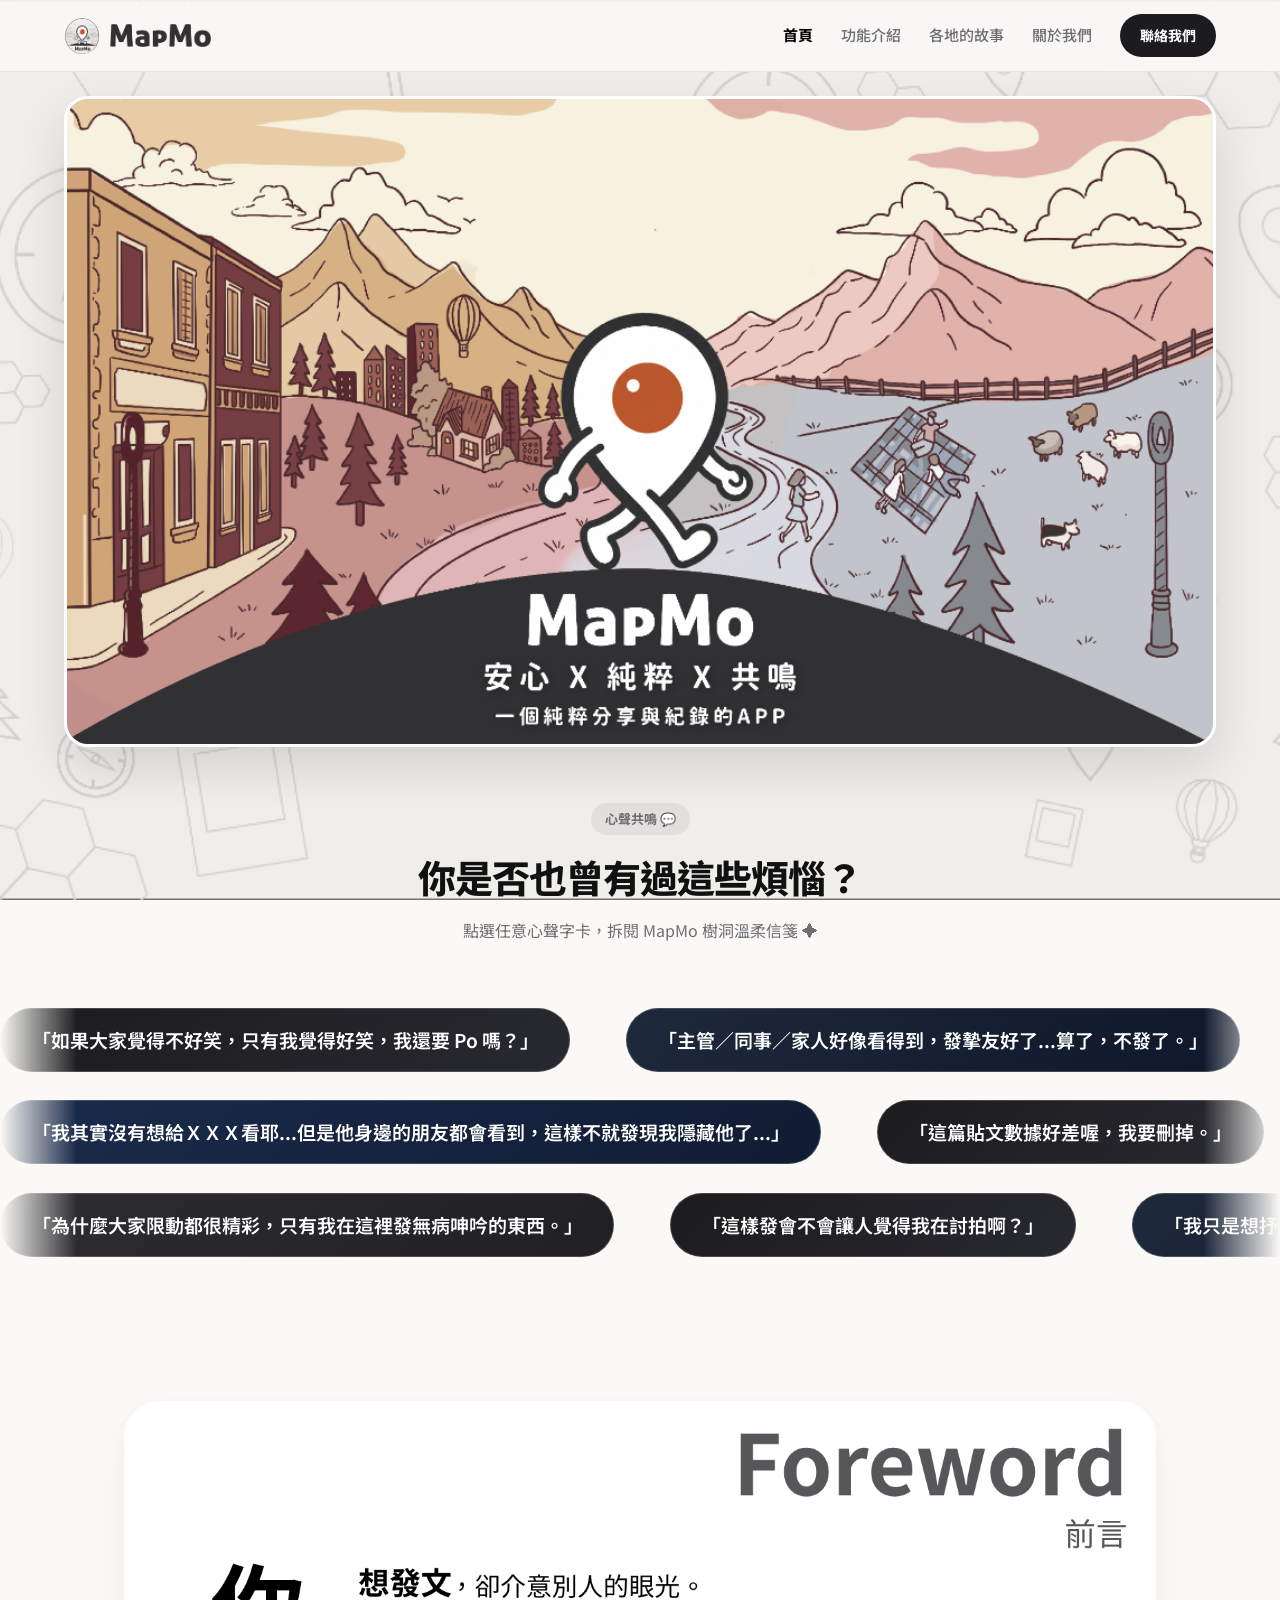
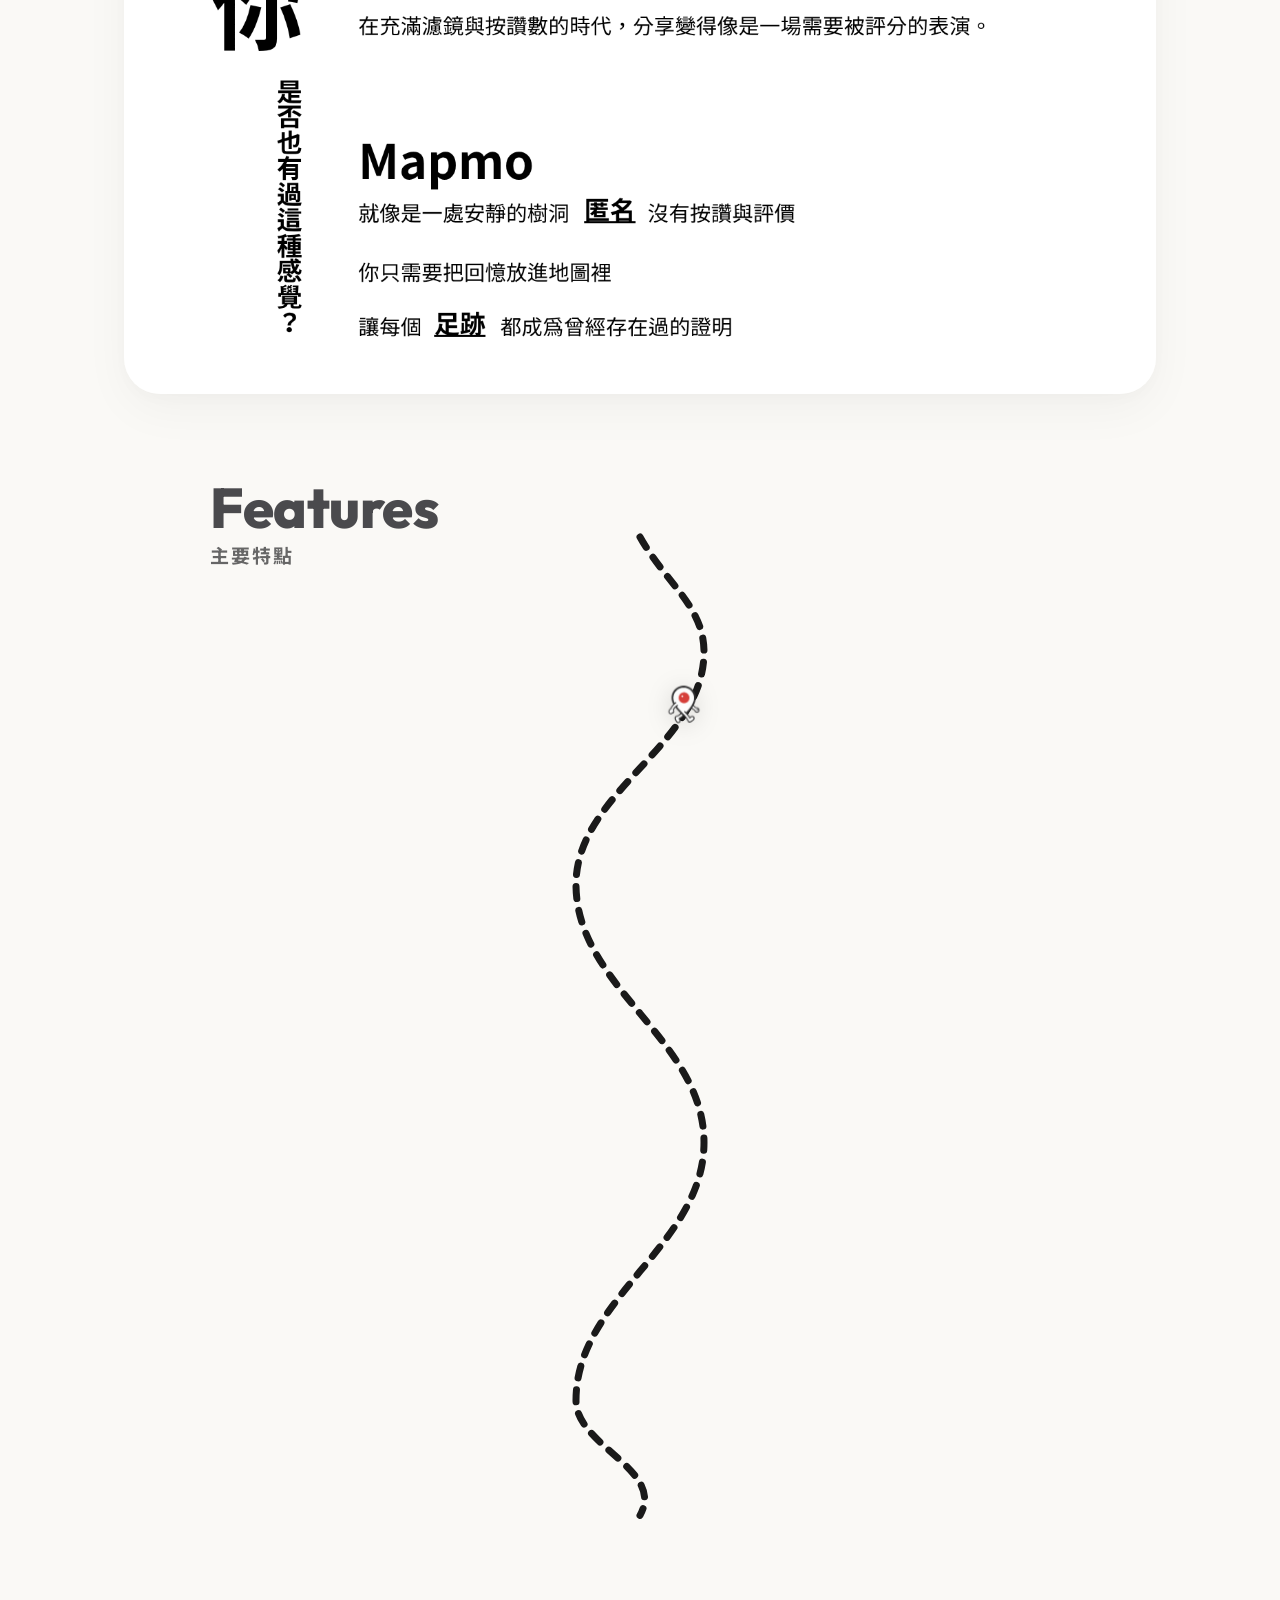
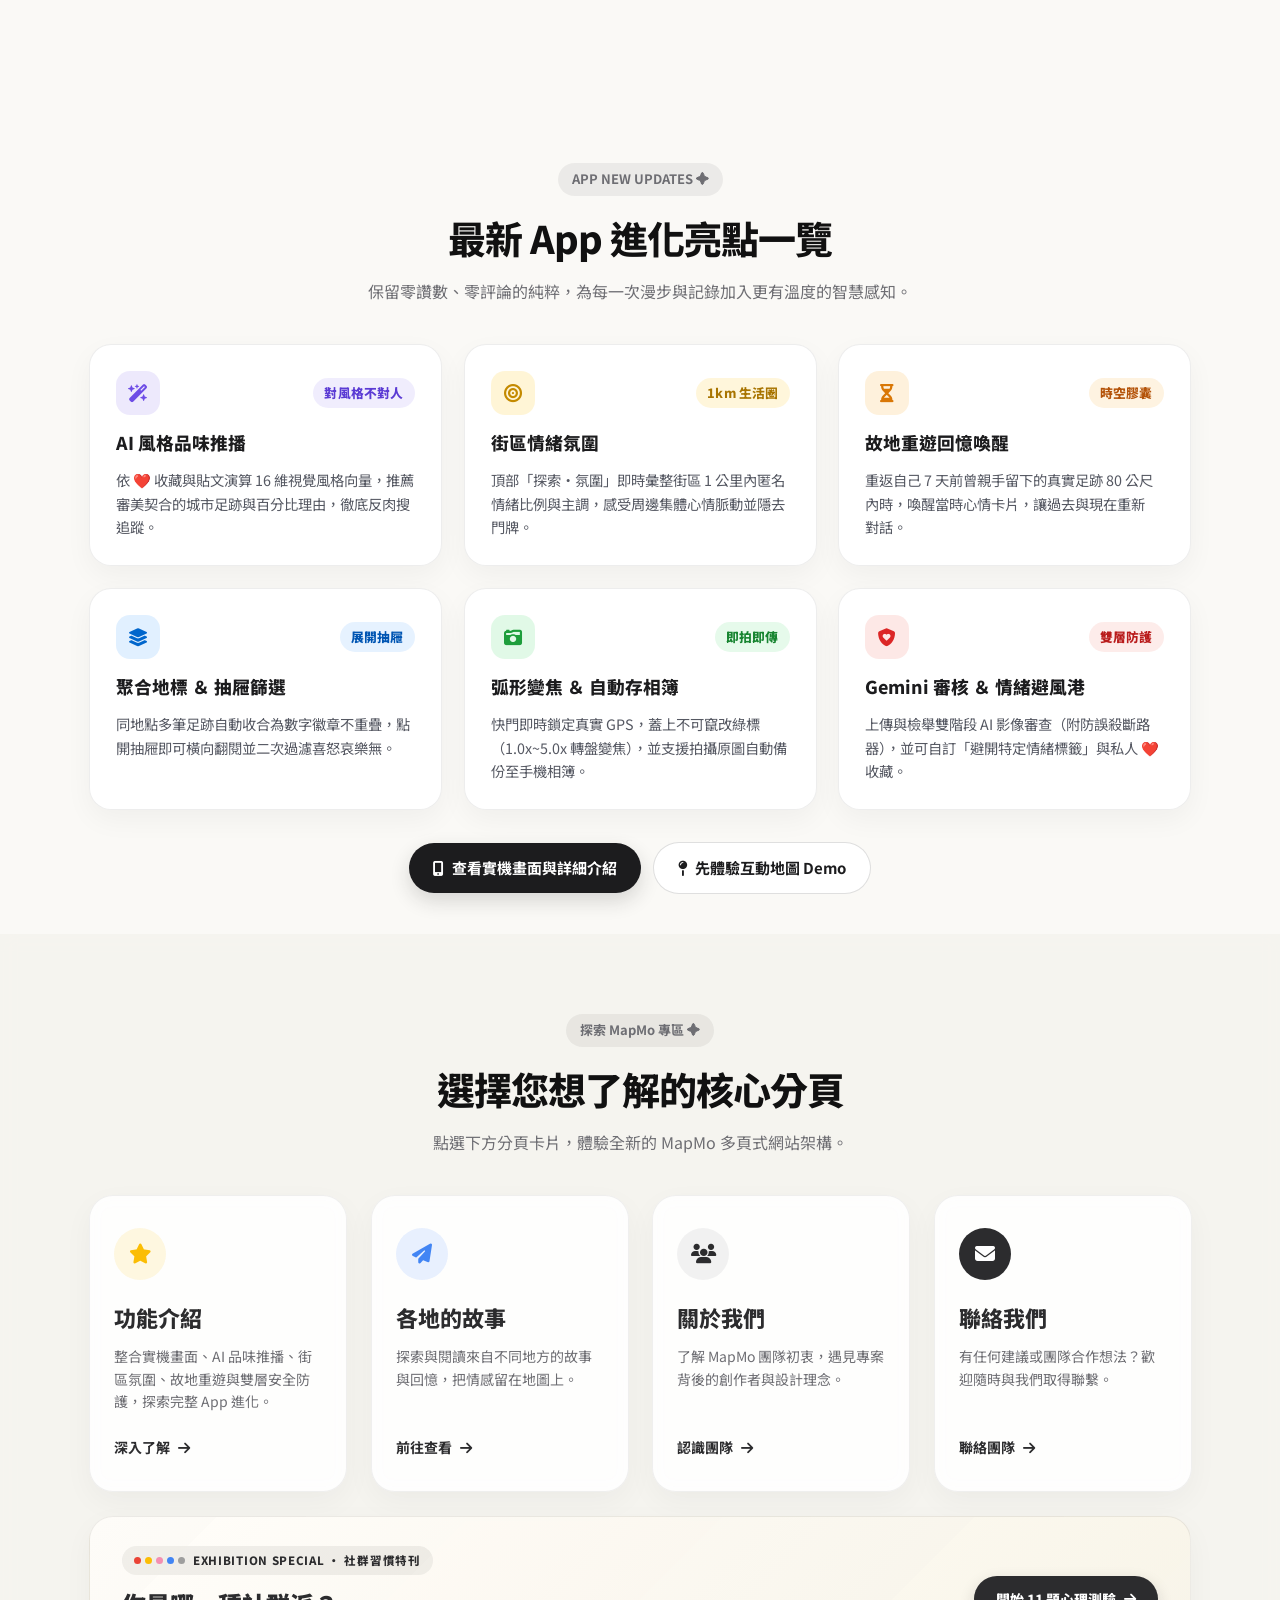
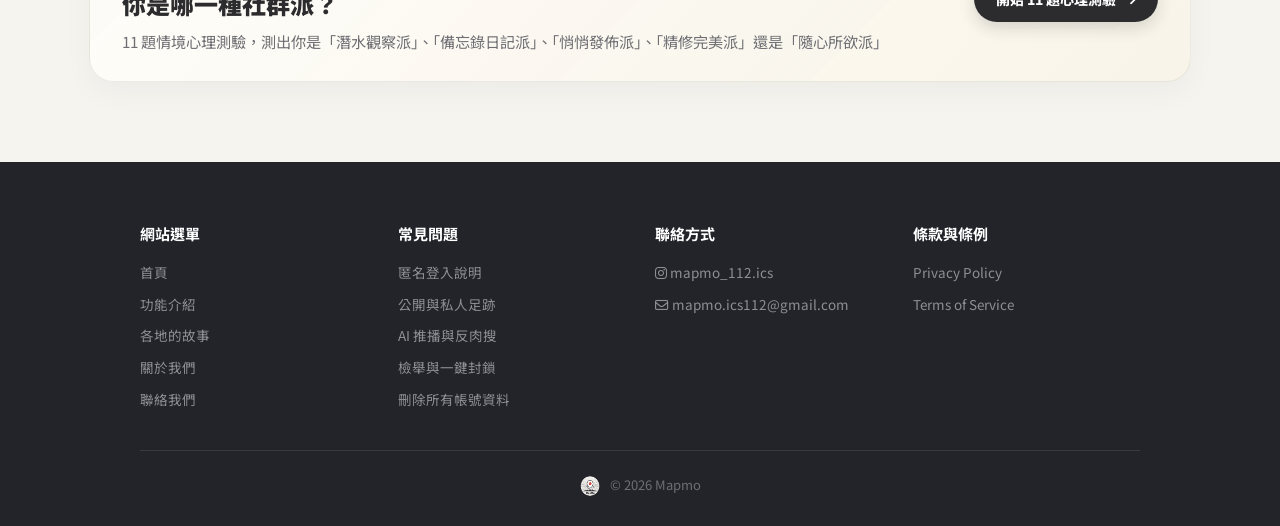
<file: index.html>
<!DOCTYPE html>
<html lang="zh-TW">

<head>
    <meta charset="UTF-8">
    <meta name="viewport" content="width=device-width, initial-scale=1.0, viewport-fit=cover">
    <meta name="text-scale" content="scale">
    <meta http-equiv="Cache-Control" content="no-cache, no-store, must-revalidate">
    <meta http-equiv="Pragma" content="no-cache">
    <meta http-equiv="Expires" content="0">
    <title>MapMo - 首頁 | 全匿名地理情緒樹洞</title>
    <link rel="icon" type="image/png" href="assets/icon.png">

    <!-- Google Fonts -->
    <link rel="preconnect" href="https://fonts.googleapis.com">
    <link rel="preconnect" href="https://fonts.gstatic.com" crossorigin>
    <link
        href="https://fonts.googleapis.com/css2?family=Noto+Sans+TC:wght@300;400;500;700;900&family=Outfit:wght@400;600;800;900&display=swap"
        rel="stylesheet">

    <!-- FontAwesome Icons -->
    <link rel="stylesheet" href="assets/vendor/fontawesome/css/all.min.css">

    <!-- Swiper 3D Coverflow CSS -->
    <link rel="stylesheet" href="assets/vendor/swiper/swiper-bundle.min.css" />

    <!-- Custom CSS -->
    <link rel="stylesheet" href="style.css?v=20261125_hb1">
</head>

<body class="home-page">

    <!-- 1. 吸頂導覽列 (Navbar) -->
    <nav class="navbar" id="navbar">
        <div class="nav-container">
            <a href="index.html" class="logo-box">
                <div class="logo-avatar">
                    <img src="assets/icon.png" alt="MapMo Logo" class="logo-img">
                </div>
                <img src="assets/logo-text.png" alt="MapMo" class="logo-text-img">
            </a>

            <div class="nav-links" id="navLinks">
                <a href="index.html" class="nav-link active">首頁</a>
                <a href="features.html" class="nav-link">功能介紹</a>
                <a href="post.html" class="nav-link">各地的故事</a>
                <a href="about.html" class="nav-link">關於我們</a>
                <a href="contact.html" class="nav-btn-highlight">聯絡我們</a>
            </div>

            <button type="button" class="mobile-menu-toggle" id="menuToggle" aria-label="選單" aria-expanded="false" aria-controls="navLinks">
                <i class="fas fa-bars" aria-hidden="true"></i>
            </button>
        </div>
    </nav>

    <!-- 2. 首頁 Hero 區塊 -->
    <section class="hero-section">
        <div class="hero-full-container fade-in">
            <img src="assets/hero-illustration.png" alt="MapMo 首頁滿版主視覺插畫" width="1024" height="576" fetchpriority="high" decoding="async" class="hero-full-img">
        </div>
    </section>

    <!-- 3. 語錄三行無限跑馬燈區塊 (3-Row Infinite Marquee Section - 全部 20 條心聲語錄) -->
    <section class="scattered-quotes-section marquee-quotes-section page-body-padding">
        <div class="section-container full-bleed">
            <div class="section-header center">
                <span class="section-tag">心聲共鳴 💬</span>
                <h2 class="section-title heading-chunked"><span class="heading-chunk">你是否也曾有過</span><span class="heading-chunk">這些煩惱？</span></h2>
                <p class="section-subtitle">點選任意心聲字卡，拆閱 MapMo 樹洞溫柔信箋 ✦</p>
            </div>

            <!-- 三行無限輪播跑馬燈容器 -->
            <div class="marquee-rows-container">
                
                <!-- Row 1: 向左滾動 (Left Scroll) -->
                <div class="marquee-row marquee-row-1">
                    <div class="marquee-track scroll-left">
                        <!-- 第一組語錄 -->
                        <div class="quote-chip dark-navy"><p>「如果大家覺得不好笑，只有我覺得好笑，我還要 Po 嗎？」</p></div>
                        <div class="quote-chip blue-dark"><p>「主管／同事／家人好像看得到，發摯友好了...算了，不發了。」</p></div>
                        <div class="quote-chip dark-gray"><p>「他們是不是看到我的限時動態，在討論我啊？」</p></div>
                        <div class="quote-chip dark-blue"><p>「好麻煩喔...」</p></div>
                        <div class="quote-chip dark-navy"><p>「這句話會不會太情緒勒索？我換個委婉一點的說法好了……算了，不發了。」</p></div>
                        <div class="quote-chip blue-dark"><p>「我這樣發是不是會被說跟風啊？」</p></div>
                        <div class="quote-chip dark-gray"><p>「都過十分鐘了，怎麼連一個愛心都沒有？」</p></div>
                        <!-- 複製第二組 (實現無縫首尾接續) -->
                        <div class="quote-chip dark-navy"><p>「如果大家覺得不好笑，只有我覺得好笑，我還要 Po 嗎？」</p></div>
                        <div class="quote-chip blue-dark"><p>「主管／同事／家人好像看得到，發摯友好了...算了，不發了。」</p></div>
                        <div class="quote-chip dark-gray"><p>「他們是不是看到我的限時動態，在討論我啊？」</p></div>
                        <div class="quote-chip dark-blue"><p>「好麻煩喔...」</p></div>
                        <div class="quote-chip dark-navy"><p>「這句話會不會太情緒勒索？我換個委婉一點的說法好了……算了，不發了。」</p></div>
                        <div class="quote-chip blue-dark"><p>「我這樣發是不是會被說跟風啊？」</p></div>
                        <div class="quote-chip dark-gray"><p>「都過十分鐘了，怎麼連一個愛心都沒有？」</p></div>
                    </div>
                </div>

                <!-- Row 2: 向左滾動 (統一向左方向 + 柔和慢速) -->
                <div class="marquee-row marquee-row-2">
                    <div class="marquee-track scroll-left-slow">
                        <!-- 第一組語錄 -->
                        <div class="quote-chip dark-blue"><p>「我其實沒有想給ＸＸＸ看耶...但是他身邊的朋友都會看到，這樣不就發現我隱藏他了...」</p></div>
                        <div class="quote-chip dark-navy"><p>「這篇貼文數據好差喔，我要刪掉。」</p></div>
                        <div class="quote-chip blue-dark"><p>「如果沒人按讚怎麼辦？ 💬」</p></div>
                        <div class="quote-chip dark-gray"><p>「那個人看過了嗎？……看完了，但他沒按愛心，是不是覺得我很無聊？」</p></div>
                        <div class="quote-chip dark-navy"><p>「我這樣寫是不是容易被罵啊？」</p></div>
                        <div class="quote-chip blue-dark"><p>「發這個會不會被覺得在炫耀啊？」</p></div>
                        <div class="quote-chip dark-blue"><p>「好煩喔，到底要選哪一首音樂...」</p></div>
                        <!-- 複製第二組 -->
                        <div class="quote-chip dark-blue"><p>「我其實沒有想給ＸＸＸ看耶...但是他身邊的朋友都會看到，這樣不就發現我隱藏他了...」</p></div>
                        <div class="quote-chip dark-navy"><p>「這篇貼文數據好差喔，我要刪掉。」</p></div>
                        <div class="quote-chip blue-dark"><p>「如果沒人按讚怎麼辦？ 💬」</p></div>
                        <div class="quote-chip dark-gray"><p>「那個人看過了嗎？……看完了，但他沒按愛心，是不是覺得我很無聊？」</p></div>
                        <div class="quote-chip dark-navy"><p>「我這樣寫是不是容易被罵啊？」</p></div>
                        <div class="quote-chip blue-dark"><p>「發這個會不會被覺得在炫耀啊？」</p></div>
                        <div class="quote-chip dark-blue"><p>「好煩喔，到底要選哪一首音樂...」</p></div>
                    </div>
                </div>

                <!-- Row 3: 向左滾動 (Left Scroll) -->
                <div class="marquee-row marquee-row-3">
                    <div class="marquee-track scroll-left-fast">
                        <!-- 第一組語錄 -->
                        <div class="quote-chip dark-gray"><p>「為什麼大家限動都很精彩，只有我在這裡發無病呻吟的東西。」</p></div>
                        <div class="quote-chip dark-navy"><p>「這樣發會不會讓人覺得我在討拍啊？」</p></div>
                        <div class="quote-chip blue-dark"><p>「我只是想抒發，到時候又一堆人來問，好煩喔，不想回。」</p></div>
                        <div class="quote-chip dark-blue"><p>「我文案這樣寫會不會很裝啊？」</p></div>
                        <div class="quote-chip dark-navy"><p>「我為什麼每次半夜腦波弱都要發這種東西？明天早上一定後悔死。」</p></div>
                        <div class="quote-chip blue-dark"><p>「喔！有人問我『還好嗎？』，但是我只是想抒發而已，早知道就不發了。」</p></div>
                        <!-- 複製第二組 -->
                        <div class="quote-chip dark-gray"><p>「為什麼大家限動都很精彩，只有我在這裡發無病呻吟的東西。」</p></div>
                        <div class="quote-chip dark-navy"><p>「這樣發會不會讓人覺得我在討拍啊？」</p></div>
                        <div class="quote-chip blue-dark"><p>「我只是想抒發，到時候又一堆人來問，好煩喔，不想回。」</p></div>
                        <div class="quote-chip dark-blue"><p>「我文案這樣寫會不會很裝啊？」</p></div>
                        <div class="quote-chip dark-navy"><p>「我為什麼每次半夜腦波弱都要發這種東西？明天早上一定後悔死。」</p></div>
                        <div class="quote-chip blue-dark"><p>「喔！有人問我『還好嗎？』，但是我只是想抒發而已，早知道就不發了。」</p></div>
                    </div>
                </div>

            </div>
        </div>
    </section>

    <!-- 樹洞來信・晨霧手繪信箋浮層 (Option 3: Ambient Rice-Paper Letter Modal) -->
    <div class="letter-modal-overlay" id="letterModalOverlay" aria-hidden="true">
        <div class="letter-modal-backdrop" id="letterModalBackdrop"></div>
        <div class="letter-card" id="letterCard" role="dialog" aria-modal="true" aria-labelledby="letterQuoteText">
            <button class="letter-close-btn" id="letterCloseBtn" type="button" aria-label="收起信箋">
                <i class="fas fa-times"></i>
            </button>
            <div class="letter-header">
                <div class="letter-tag-group">
                    <span class="letter-stamp-badge"><i class="fas fa-stamp"></i> 樹洞信箋</span>
                    <span class="letter-tag" id="letterTag">#社群眼光</span>
                </div>
                <span class="letter-meta">MapMo 心聲共鳴 ✦ 全匿名</span>
            </div>
            <div class="letter-body">
                <div class="letter-quote-box">
                    <span class="letter-quote-mark">“</span>
                    <blockquote class="letter-quote-text" id="letterQuoteText">
                        「如果大家覺得不好笑，只有我覺得好笑，我還要 Po 嗎？」
                    </blockquote>
                </div>
                <div class="letter-divider"></div>
                <div class="letter-response-box">
                    <div class="letter-responder">
                        <img src="assets/post-icon-red.png" alt="MapMo Mascot" width="240" height="240" loading="lazy" fetchpriority="low" decoding="async" class="letter-responder-avatar">
                        <div class="letter-responder-info">
                            <span class="letter-responder-name">MapMo 樹洞傾聽</span>
                            <span class="letter-responder-sub">全匿名・無讚無評・安放情緒</span>
                        </div>
                    </div>
                    <p class="letter-response-text" id="letterResponseText">
                        在 MapMo，幽默不需要經過任何人的審查。只要能逗樂你自己，那就是最珍貴的瞬間。
                    </p>
                </div>
            </div>
            <div class="letter-footer">
                <button class="letter-dismiss-btn" id="letterDismissBtn" type="button">
                    <span>輕觸收起並繼續流動</span> <i class="fas fa-arrow-right"></i>
                </button>
            </div>
        </div>
    </div>


    <!-- 4. 前言與主要特點卡片區塊 (Foreword & Features Section) -->
    <section class="editorial-full-section">
        <div class="editorial-container">
            
            <!-- ── Card 1: Foreword 前言 (桌機保留原圖，手機改為高可讀排版卡) ── -->
            <div class="foreword-user-card">
                <img src="assets/foreword-user-image.png" alt="MapMo 前言" class="foreword-user-img">
                <div class="foreword-mobile-editorial" aria-label="MapMo 前言">
                    <div class="foreword-mob-header">
                        <span class="foreword-mob-eyebrow">Foreword</span>
                        <span class="foreword-mob-zh">前言</span>
                    </div>
                    <h3 class="foreword-mob-hook">你是否也有過這種感覺？</h3>
                    <p class="foreword-mob-copy">想發文，卻介意別人的眼光。<br>在充滿濾鏡與按讚數的時代，分享變得像是一場需要被評分的表演。</p>
                    <div class="foreword-mob-divider"></div>
                    <p class="foreword-mob-brand"><strong>MapMo</strong> 就像是一處安靜的樹洞</p>
                    <div class="foreword-mob-pills">
                        <span class="foreword-mob-pill">匿名</span>
                        <span class="foreword-mob-pill">沒有按讚與評價</span>
                    </div>
                    <p class="foreword-mob-closing">你只需要把回憶放進地圖裡<br>讓每個 <strong>足跡</strong> 都成為曾經存在過的證明</p>
                </div>
            </div>

            <!-- ── Card 2: Features 主要特點 (去白底純淨版 + 虛線與動態卡片) ── -->
            <div class="features-interactive-box" id="featuresSection">
                <!-- Top Left Header: Features / 主要特點 -->
                <div class="features-header-left">
                    <h2 class="card-title-en">Features</h2>
                    <span class="card-title-zh">主要特點</span>
                </div>

                <!-- SVG Path Background Container (向量 SVG 虛線，穿過小人且絕不重疊字卡) -->
                <div class="features-path-wrapper">
                    <svg class="features-svg-path" id="featuresSvg">
                        <!-- Harmonic S-Curve dashed line connecting all 4 milestone waypoints with perfect C1 smoothness -->
                        <path id="featuresPath" d="M 430 -55 C 455 -9, 494 14, 494 60 C 494 152, 366 198, 366 290 C 366 382, 494 428, 494 520 C 494 612, 366 658, 366 750 C 366 796, 405 819, 430 865" fill="none" stroke="#1A1A1A" stroke-width="7" stroke-dasharray="12 12" stroke-linecap="round" />
                    </svg>

                    <!-- 單一移動小人 (沿著虛線隨滾輪平滑向下走，絕不壓字卡) -->
                    <div class="walking-pin-follower" id="walkingPinFollower">
                        <img src="assets/post-icon-red.png" alt="Pin" class="pin-follower-img">
                    </div>

                    <!-- 4 Staggered Feature Rows (相差 100px，字卡寬度嚴格相等，小人在虛線上且不壓字卡) -->
                    <div class="features-cards-flow">
                        
                        <!-- Row 1 (Right Aligned: 小人在虛線上，字卡在右側) -->
                        <div class="feat-row feat-row-right" data-step="1">
                            <div class="feat-curve-anchor anchor-left"></div>
                            <div class="feat-float-card">
                                <h3 class="feat-card-title">絕對匿名</h3>
                                <p class="feat-card-sub">沒人知道你是誰。</p>
                            </div>
                        </div>

                        <!-- Row 2 (Left Aligned: 字卡在左側，小人在虛線上) -->
                        <div class="feat-row feat-row-left" data-step="2">
                            <div class="feat-float-card">
                                <h3 class="feat-card-title">零互動</h3>
                                <p class="feat-card-sub">沒有按讚、沒有評論，<br>只有安靜的空間。</p>
                            </div>
                            <div class="feat-curve-anchor anchor-right"></div>
                        </div>

                        <!-- Row 3 (Right Aligned: 小人在虛線上，字卡在右側) -->
                        <div class="feat-row feat-row-right" data-step="3">
                            <div class="feat-curve-anchor anchor-left"></div>
                            <div class="feat-float-card">
                                <h3 class="feat-card-title">地圖形式</h3>
                                <p class="feat-card-sub">把回憶留在地圖上，<br>形成你的專屬空間。</p>
                            </div>
                        </div>

                        <!-- Row 4 (Left Aligned: 字卡在左側，小人在虛線上) -->
                        <div class="feat-row feat-row-left" data-step="4">
                            <div class="feat-float-card">
                                <h3 class="feat-card-title">情緒地標</h3>
                                <p class="feat-card-sub">使用情緒分類每個回憶，讓打開地標就像回到那一天。</p>
                            </div>
                            <div class="feat-curve-anchor anchor-right"></div>
                        </div>

                    </div>
                </div>
            </div>

        </div>
    </section>

    <!-- 4.5 新版 App 智慧升級亮點 (What's New Highlights) -->
    <section class="app-updates-section compact-home" id="appUpdatesHome">
        <div class="section-container">
            <div class="section-header center">
                <span class="section-tag">APP NEW UPDATES ✦</span>
                <h2 class="section-title heading-chunked"><span class="heading-chunk">最新 App 進化</span><span class="heading-chunk">亮點一覽</span></h2>
                <p class="section-subtitle">保留零讚數、零評論的純粹，為每一次漫步與記錄加入更有溫度的智慧感知。</p>
            </div>

            <div class="app-updates-grid">
                <article class="app-update-card">
                    <div class="app-update-top">
                        <span class="app-update-icon" style="background:rgba(109, 76, 230, 0.12);color:#6D4CE6;"><i class="fas fa-wand-magic-sparkles" aria-hidden="true"></i></span>
                        <span class="app-update-badge" style="background:rgba(109, 76, 230, 0.1);color:#5B3BD4;">對風格不對人</span>
                    </div>
                    <h3 class="heading-chunked"><span class="heading-chunk">AI 風格</span><span class="heading-chunk">品味推播</span></h3>
                    <p>依 ❤️ 收藏與貼文演算 16 維視覺風格向量，推薦審美契合的城市足跡與百分比理由，徹底反肉搜追蹤。</p>
                </article>

                <article class="app-update-card">
                    <div class="app-update-top">
                        <span class="app-update-icon" style="background:rgba(251, 189, 4, 0.16);color:#C48A00;"><i class="fas fa-bullseye" aria-hidden="true"></i></span>
                        <span class="app-update-badge" style="background:rgba(251, 189, 4, 0.14);color:#A87400;">1km 生活圈</span>
                    </div>
                    <h3 class="heading-chunked"><span class="heading-chunk">街區</span><span class="heading-chunk">情緒氛圍</span></h3>
                    <p>頂部「探索・氛圍」即時彙整街區 1 公里內匿名情緒比例與主調，感受周邊集體心情脈動並隱去門牌。</p>
                </article>

                <article class="app-update-card">
                    <div class="app-update-top">
                        <span class="app-update-icon" style="background:rgba(245, 158, 11, 0.14);color:#D97706;"><i class="fas fa-hourglass-half" aria-hidden="true"></i></span>
                        <span class="app-update-badge" style="background:rgba(245, 158, 11, 0.12);color:#B45309;">時空膠囊</span>
                    </div>
                    <h3 class="heading-chunked"><span class="heading-chunk">故地重遊</span><span class="heading-chunk">回憶喚醒</span></h3>
                    <p>重返自己 7 天前曾親手留下的真實足跡 80 公尺內時，喚醒當時心情卡片，讓過去與現在重新對話。</p>
                </article>

                <article class="app-update-card">
                    <div class="app-update-top">
                        <span class="app-update-icon" style="background:rgba(10, 132, 255, 0.12);color:#0066CC;"><i class="fas fa-layer-group" aria-hidden="true"></i></span>
                        <span class="app-update-badge" style="background:rgba(10, 132, 255, 0.1);color:#0055B3;">展開抽屜</span>
                    </div>
                    <h3 class="heading-chunked"><span class="heading-chunk">聚合地標 ＆</span> <span class="heading-chunk">抽屜篩選</span></h3>
                    <p>同地點多筆足跡自動收合為數字徽章不重疊，點開抽屜即可橫向翻閱並二次過濾喜怒哀樂無。</p>
                </article>

                <article class="app-update-card">
                    <div class="app-update-top">
                        <span class="app-update-icon" style="background:rgba(48, 209, 88, 0.14);color:#1E9E3C;"><i class="fas fa-camera-retro" aria-hidden="true"></i></span>
                        <span class="app-update-badge" style="background:rgba(48, 209, 88, 0.12);color:#188531;">即拍即傳</span>
                    </div>
                    <h3 class="heading-chunked"><span class="heading-chunk">弧形變焦 ＆</span> <span class="heading-chunk">自動存相簿</span></h3>
                    <p>快門即時鎖定真實 GPS，蓋上不可竄改綠標（1.0x~5.0x 轉盤變焦），並支援拍攝原圖自動備份至手機相簿。</p>
                </article>

                <article class="app-update-card">
                    <div class="app-update-top">
                        <span class="app-update-icon" style="background:rgba(234, 67, 53, 0.12);color:#DC2626;"><i class="fas fa-shield-heart" aria-hidden="true"></i></span>
                        <span class="app-update-badge" style="background:rgba(234, 67, 53, 0.1);color:#B91C1C;">雙層防護</span>
                    </div>
                    <h3 class="heading-chunked"><span class="heading-chunk">Gemini 審核 ＆</span> <span class="heading-chunk">情緒避風港</span></h3>
                    <p>上傳與檢舉雙階段 AI 影像審查（附防誤殺斷路器），並可自訂「避開特定情緒標籤」與私人 ❤️ 收藏。</p>
                </article>
            </div>

            <div class="app-updates-cta-row">
                <a href="features.html" class="app-updates-cta-btn primary">
                    <i class="fas fa-mobile-screen-button" aria-hidden="true"></i> 查看實機畫面與詳細介紹
                </a>
                <a href="demo.html" class="app-updates-cta-btn secondary">
                    <i class="fas fa-map-pin" aria-hidden="true"></i> 先體驗互動地圖 Demo
                </a>
            </div>
        </div>
    </section>

    <!-- 5. 分頁快速導覽卡片 (Multi-Page Navigation Grid) -->
    <section class="home-pages-overview">
        <div class="section-container">
            <div class="section-header center">
                <span class="section-tag">探索 MapMo 專區 ✦</span>
                <h2 class="section-title heading-chunked"><span class="heading-chunk">選擇您想了解的</span><span class="heading-chunk">核心分頁</span></h2>
                <p class="section-subtitle">點選下方分頁卡片，體驗全新的 MapMo 多頁式網站架構。</p>
            </div>

            <div class="pages-grid">
                <!-- 卡片 1: 功能介紹 -->
                <a href="features.html" class="page-entry-card gold-style">
                    <div class="card-icon-circle"><i class="fas fa-star"></i></div>
                    <h3>功能介紹</h3>
                    <p>整合實機畫面、AI 品味推播、街區氛圍、故地重遊與雙層安全防護，探索完整 App 進化。</p>
                    <span class="card-link-btn">深入了解 <i class="fas fa-arrow-right"></i></span>
                </a>

                <!-- 卡片 2: 各地的故事 -->
                <a href="post.html" class="page-entry-card blue-style">
                    <div class="card-icon-circle"><i class="fas fa-paper-plane"></i></div>
                    <h3>各地的故事</h3>
                    <p>探索與閱讀來自不同地方的故事與回憶，把情感留在地圖上。</p>
                    <span class="card-link-btn">前往查看 <i class="fas fa-arrow-right"></i></span>
                </a>

                <!-- 卡片 3: 關於我們 -->
                <a href="about.html" class="page-entry-card purple-style">
                    <div class="card-icon-circle"><i class="fas fa-users"></i></div>
                    <h3>關於我們</h3>
                    <p>了解 MapMo 團隊初衷，遇見專案背後的創作者與設計理念。</p>
                    <span class="card-link-btn">認識團隊 <i class="fas fa-arrow-right"></i></span>
                </a>

                <!-- 卡片 4: 聯絡我們 -->
                <a href="contact.html" class="page-entry-card dark-style">
                    <div class="card-icon-circle"><i class="fas fa-envelope"></i></div>
                    <h3>聯絡我們</h3>
                    <p>有任何建議或團隊合作想法？歡迎隨時與我們取得聯繫。</p>
                    <span class="card-link-btn">聯絡團隊 <i class="fas fa-arrow-right"></i></span>
                </a>
            </div>

            <!-- 展覽心理測驗橫幅入口（維持上方 2x2 頁面卡片對稱） -->
            <a href="https://chen1an.github.io/mapmo-quiz/" target="_blank" rel="noopener noreferrer" class="quiz-promo-banner">
                <div class="quiz-promo-content">
                    <span class="quiz-promo-eyebrow">
                        <span class="quiz-promo-dots" aria-hidden="true">
                            <i style="background:#EA4335"></i>
                            <i style="background:#FBBD04"></i>
                            <i style="background:#F48FB1"></i>
                            <i style="background:#4285F4"></i>
                            <i style="background:#9E9E9E"></i>
                        </span>
                        EXHIBITION SPECIAL · 社群習慣特刊
                    </span>
                    <h3 class="heading-chunked"><span class="heading-chunk">你是哪一種</span><span class="heading-chunk">社群派？</span></h3>
                    <p>11 題情境心理測驗，測出你是「潛水觀察派」、「備忘錄日記派」、「悄悄發佈派」、「精修完美派」還是「隨心所欲派」</p>
                </div>
                <span class="quiz-promo-cta">開始 11 題心理測驗 <i class="fas fa-arrow-right" aria-hidden="true"></i></span>
            </a>
        </div>
    </section>

    <!-- 6. 頁尾 (Footer) -->
    <footer class="site-footer">
        <div class="footer-container">
            <div class="pdf-footer-row">
                <div class="pdf-footer-col">
                    <h4 class="pdf-footer-heading">網站選單</h4>
                    <ul class="pdf-footer-list">
                        <li><a href="index.html">首頁</a></li>
                        <li><a href="features.html">功能介紹</a></li>
                        <li><a href="post.html">各地的故事</a></li>
                        <li><a href="about.html">關於我們</a></li>
                        <li><a href="contact.html">聯絡我們</a></li>
                    </ul>
                </div>
                <div class="pdf-footer-col">
                    <h4 class="pdf-footer-heading">常見問題</h4>
                    <ul class="pdf-footer-list">
                        <li><a href="faq.html#faq-anonymous">匿名登入說明</a></li>
                        <li><a href="faq.html#faq-visibility">公開與私人足跡</a></li>
                        <li><a href="faq.html#faq-ai-vibe">AI 推播與反肉搜</a></li>
                        <li><a href="faq.html#faq-safety">檢舉與一鍵封鎖</a></li>
                        <li><a href="faq.html#faq-delete">刪除所有帳號資料</a></li>
                    </ul>
                </div>
                <div class="pdf-footer-col">
                    <h4 class="pdf-footer-heading">聯絡方式</h4>
                    <ul class="pdf-footer-list">
                        <li><i class="fab fa-instagram"></i> <a href="https://instagram.com/mapmo_112.ics"
                                target="_blank">mapmo_112.ics</a></li>
                        <li><i class="far fa-envelope"></i> <a
                                href="mailto:mapmo.ics112@gmail.com">mapmo.ics112@gmail.com</a></li>
                    </ul>
                </div>
                <div class="pdf-footer-col">
                    <h4 class="pdf-footer-heading">條款與條例</h4>
                    <ul class="pdf-footer-list">
                        <li><a href="privacy-policy.html">Privacy Policy</a></li>
                        <li><a href="terms-of-service.html">Terms of Service</a></li>
                    </ul>
                </div>
            </div>

            <div class="pdf-footer-bottom">
                <img src="assets/icon.png" class="pdf-footer-mini-logo" alt="Logo" width="156" height="156" loading="lazy" decoding="async">
                <span>© 2026 Mapmo</span>
            </div>
        </div>
    </footer>

    <!-- Swiper 3D Coverflow JS -->
    <script defer src="assets/vendor/swiper/swiper-bundle.min.js"></script>
    <script defer src="script.js?v=20261116_faq2"></script>
</body>

</html>
</file>
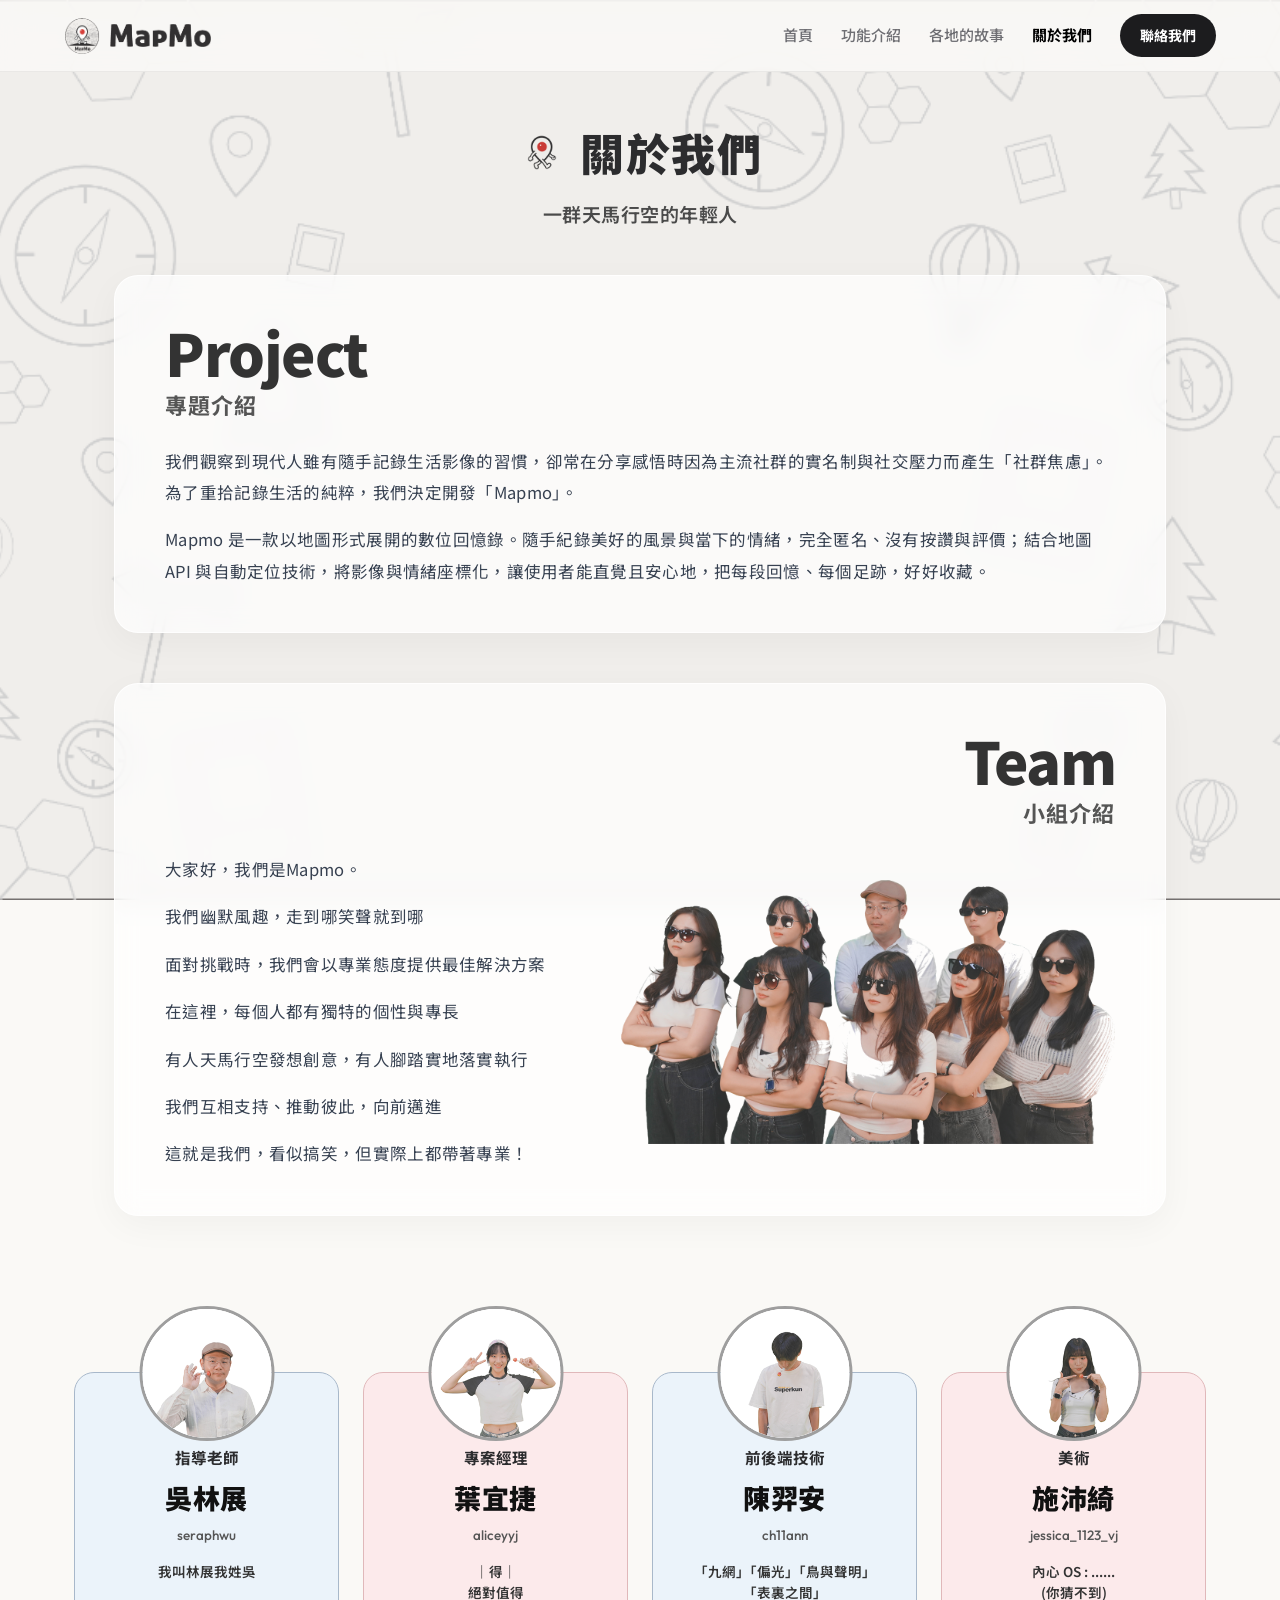
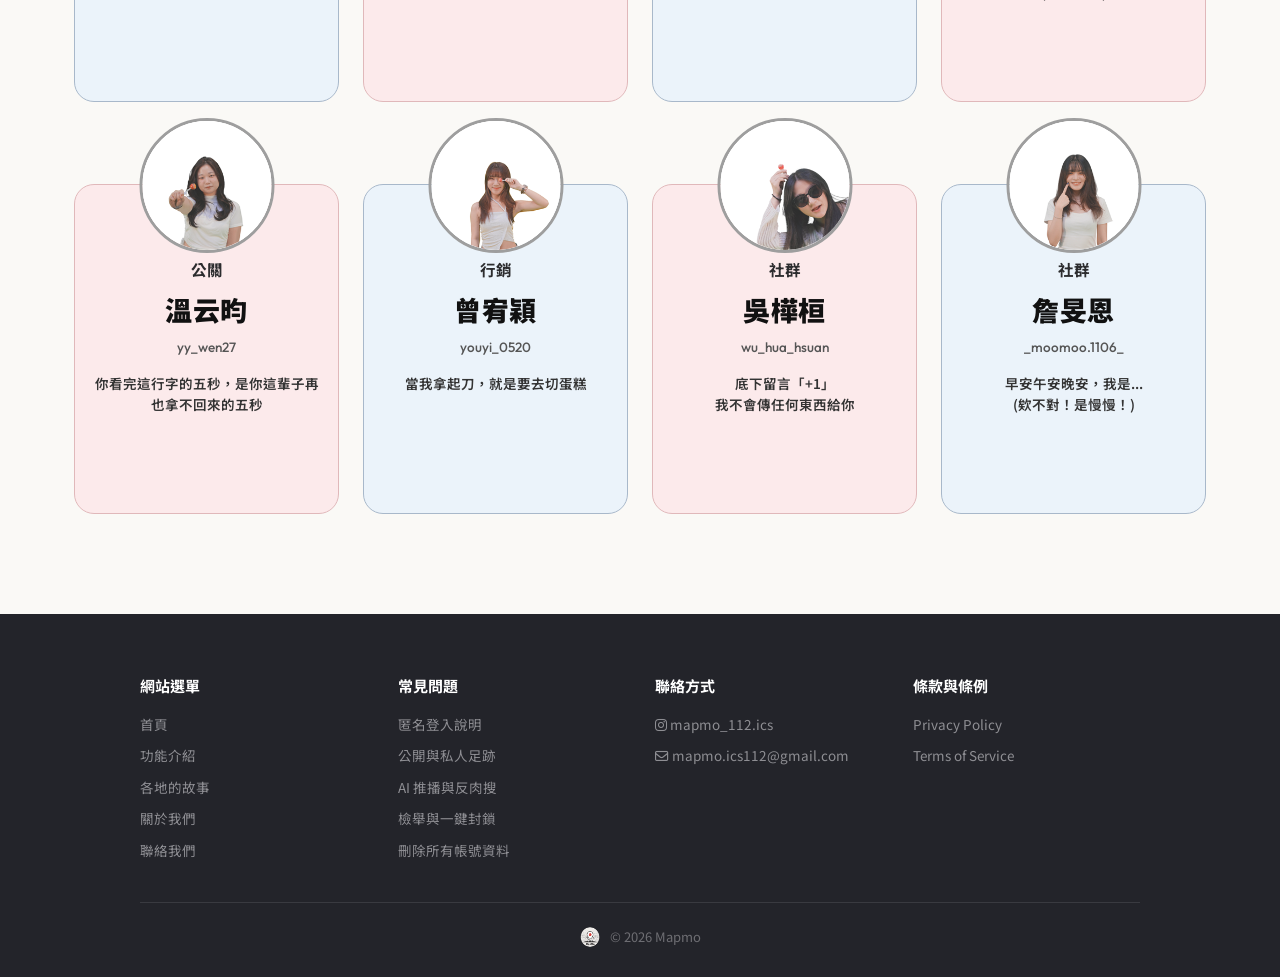
<file: about.html>
<!DOCTYPE html>
<html lang="zh-TW">
<head>
    <meta charset="UTF-8">
    <meta name="viewport" content="width=device-width, initial-scale=1.0, viewport-fit=cover">
    <meta name="text-scale" content="scale">
    <title>關於我們 - MapMo | 遇見我們的團隊</title>
    <link rel="icon" type="image/png" href="assets/icon.png">
    <link rel="preconnect" href="https://fonts.googleapis.com">
    <link rel="preconnect" href="https://fonts.gstatic.com" crossorigin>
    <link href="https://fonts.googleapis.com/css2?family=Noto+Sans+TC:wght@300;400;500;700;900&family=Outfit:wght@400;600;800;900&display=swap" rel="stylesheet">
    <link rel="stylesheet" href="assets/vendor/fontawesome/css/all.min.css">
    <link rel="stylesheet" href="style.css?v=20261125_av1">
</head>
<body class="about-page">

    <!-- 1. 吸頂導覽列 -->
    <nav class="navbar" id="navbar">
        <div class="nav-container">
            <a href="index.html" class="logo-box">
                <div class="logo-avatar">
                    <img src="assets/icon.png" alt="MapMo Logo" class="logo-img" width="156" height="156" decoding="async">
                </div>
                <img src="assets/logo-text.png" alt="MapMo" class="logo-text-img" width="913" height="218" decoding="async">
            </a>

            <div class="nav-links" id="navLinks">
                <a href="index.html" class="nav-link">首頁</a>
                <a href="features.html" class="nav-link">功能介紹</a>
                <a href="post.html" class="nav-link">各地的故事</a>
                <a href="about.html" class="nav-link active">關於我們</a>
                <a href="contact.html" class="nav-btn-highlight">聯絡我們</a>
            </div>

            <button type="button" class="mobile-menu-toggle" id="menuToggle" aria-label="選單" aria-expanded="false" aria-controls="navLinks">
                <i class="fas fa-bars" aria-hidden="true"></i>
            </button>
        </div>
    </nav>

    <!-- 2. 關於我們頁面開頭標題區 (Header Hero) -->
    <header class="about-header-hero">
        <div class="about-title-group">
            <img src="assets/Red.png" alt="MapMo Mascot" class="about-title-icon" width="128" height="128" decoding="async">
            <h1 class="about-title-text">關於我們</h1>
        </div>
        <p class="about-subtitle-text">一群天馬行空的年輕人</p>
    </header>

    <!-- 3. Project 專題介紹 & Team 小組介紹 區塊 -->
    <main class="about-sections-wrapper">

        <!-- 3-1. Project 專題介紹 (對齊 圖一) -->
        <article class="about-intro-card">
            <h2 class="about-section-en">Project</h2>
            <h3 class="about-section-cn">專題介紹</h3>
            <div class="about-intro-text">
                <p>我們觀察到現代人雖有隨手記錄生活影像的習慣，卻常在分享感悟時因為主流社群的實名制與社交壓力而產生「社群焦慮」。為了重拾記錄生活的純粹，我們決定開發「Mapmo」。</p>
                <p>Mapmo 是一款以地圖形式展開的數位回憶錄。隨手紀錄美好的風景與當下的情緒，完全匿名、沒有按讚與評價；結合地圖 API 與自動定位技術，將影像與情緒座標化，讓使用者能直覺且安心地，把每段回憶、每個足跡，好好收藏。</p>
            </div>
        </article>

        <!-- 3-2. Team 小組介紹 (對齊 圖二 + 右側去背團體照精緻微縮擺放) -->
        <article class="about-intro-card align-right">
            <h2 class="about-section-en">Team</h2>
            <h3 class="about-section-cn">小組介紹</h3>
            
            <div class="team-card-content-grid">
                <div class="about-intro-text">
                    <p>大家好，我們是Mapmo。</p>
                    <p>我們幽默風趣，走到哪笑聲就到哪</p>
                    <p>面對挑戰時，我們會以專業態度提供最佳解決方案</p>
                    <p>在這裡，每個人都有獨特的個性與專長</p>
                    <p>有人天馬行空發想創意，有人腳踏實地落實執行</p>
                    <p>我們互相支持、推動彼此，向前邁進</p>
                    <p>這就是我們，看似搞笑，但實際上都帶著專業！</p>
                </div>

                <!-- 文字右側：精緻團隊合照卡片 (去背無白框 + 放大排版) -->
                <div class="team-photo-frame">
                    <img src="assets/團體照-無白框.png" alt="MapMo 團隊合照" class="team-photo-img" width="1280" height="684" decoding="async" fetchpriority="high">
                </div>
            </div>
        </article>

    </main>

    <!-- 4. 8 大團隊組員介紹 Grid (對齊 圖三 & 圖四) -->
    <section class="team-grid-section">
        <div class="team-pastel-grid">

            <!-- Card 1: 指導老師 - 吳林展 (藍色主題) -->
            <div class="team-pastel-card blue-theme">
                <div class="team-circle-avatar">
                    <img src="assets/avatar_1.png" alt="吳林展" class="team-avatar-img" width="240" height="240" decoding="async">
                </div>
                <span class="member-role">指導老師</span>
                <h3 class="member-name">吳林展</h3>
                <span class="member-ig">seraphwu</span>
                <p class="member-quote">我叫林展我姓吳</p>
            </div>

            <!-- Card 2: 專案經理 - 葉宜捷 (粉色主題) -->
            <div class="team-pastel-card pink-theme">
                <div class="team-circle-avatar">
                    <img src="assets/avatar_2.png" alt="葉宜捷" class="team-avatar-img" width="240" height="240" decoding="async">
                </div>
                <span class="member-role">專案經理</span>
                <h3 class="member-name">葉宜捷</h3>
                <span class="member-ig">aliceyyj</span>
                <p class="member-quote">｜得｜<br>絕對值得</p>
            </div>

            <!-- Card 3: 前後端技術 - 陳羿安 (藍色主題) -->
            <div class="team-pastel-card blue-theme">
                <div class="team-circle-avatar">
                    <img src="assets/avatar_3.png" alt="陳羿安" class="team-avatar-img" width="240" height="240" decoding="async">
                </div>
                <span class="member-role">前後端技術</span>
                <h3 class="member-name">陳羿安</h3>
                <span class="member-ig">ch11ann</span>
                <p class="member-quote">「九網」「偏光」「鳥與聲明」<br>「表裏之間」</p>
            </div>

            <!-- Card 4: 美術 - 施沛綺 (粉色主題) -->
            <div class="team-pastel-card pink-theme">
                <div class="team-circle-avatar">
                    <img src="assets/avatar_4.png" alt="施沛綺" class="team-avatar-img" width="240" height="240" decoding="async">
                </div>
                <span class="member-role">美術</span>
                <h3 class="member-name">施沛綺</h3>
                <span class="member-ig">jessica_1123_vj</span>
                <p class="member-quote">內心 OS : ......<br>(你猜不到)</p>
            </div>

            <!-- Card 5: 公關 - 溫云昀 (粉色主題) -->
            <div class="team-pastel-card pink-theme">
                <div class="team-circle-avatar">
                    <img src="assets/avatar_5.png" alt="溫云昀" class="team-avatar-img" width="240" height="240" decoding="async">
                </div>
                <span class="member-role">公關</span>
                <h3 class="member-name">溫云昀</h3>
                <span class="member-ig">yy_wen27</span>
                <p class="member-quote">你看完這行字的五秒，是你這輩子再也拿不回來的五秒</p>
            </div>

            <!-- Card 6: 行銷 - 曾宥穎 (藍色主題) -->
            <div class="team-pastel-card blue-theme">
                <div class="team-circle-avatar">
                    <img src="assets/avatar_6.png" alt="曾宥穎" class="team-avatar-img" width="240" height="240" decoding="async">
                </div>
                <span class="member-role">行銷</span>
                <h3 class="member-name">曾宥穎</h3>
                <span class="member-ig">youyi_0520</span>
                <p class="member-quote">當我拿起刀，就是要去切蛋糕</p>
            </div>

            <!-- Card 7: 社群 - 吳樺桓 (粉色主題) -->
            <div class="team-pastel-card pink-theme">
                <div class="team-circle-avatar">
                    <img src="assets/avatar_7.png" alt="吳樺桓" class="team-avatar-img" width="240" height="240" decoding="async">
                </div>
                <span class="member-role">社群</span>
                <h3 class="member-name">吳樺桓</h3>
                <span class="member-ig">wu_hua_hsuan</span>
                <p class="member-quote">底下留言「+1」<br>我不會傳任何東西給你</p>
            </div>

            <!-- Card 8: 社群 - 詹旻恩 (藍色主題) -->
            <div class="team-pastel-card blue-theme">
                <div class="team-circle-avatar">
                    <img src="assets/avatar_8.png" alt="詹旻恩" class="team-avatar-img" width="240" height="240" decoding="async">
                </div>
                <span class="member-role">社群</span>
                <h3 class="member-name">詹旻恩</h3>
                <span class="member-ig">_moomoo.1106_</span>
                <p class="member-quote">早安午安晚安，我是...<br>(欸不對！是慢慢！)</p>
            </div>

        </div>
    </section>

    <!-- 5. 頁尾 -->
    <footer class="site-footer">
        <div class="footer-container">
            <div class="pdf-footer-row">
                <div class="pdf-footer-col">
                    <h4 class="pdf-footer-heading">網站選單</h4>
                    <ul class="pdf-footer-list">
                        <li><a href="index.html">首頁</a></li>
                        <li><a href="features.html">功能介紹</a></li>
                        <li><a href="post.html">各地的故事</a></li>
                        <li><a href="about.html">關於我們</a></li>
                        <li><a href="contact.html">聯絡我們</a></li>
                    </ul>
                </div>
                <div class="pdf-footer-col">
                    <h4 class="pdf-footer-heading">常見問題</h4>
                    <ul class="pdf-footer-list">
                        <li><a href="faq.html#faq-anonymous">匿名登入說明</a></li>
                        <li><a href="faq.html#faq-visibility">公開與私人足跡</a></li>
                        <li><a href="faq.html#faq-ai-vibe">AI 推播與反肉搜</a></li>
                        <li><a href="faq.html#faq-safety">檢舉與一鍵封鎖</a></li>
                        <li><a href="faq.html#faq-delete">刪除所有帳號資料</a></li>
                    </ul>
                </div>
                <div class="pdf-footer-col">
                    <h4 class="pdf-footer-heading">聯絡方式</h4>
                    <ul class="pdf-footer-list">
                        <li><i class="fab fa-instagram"></i> <a href="https://instagram.com/mapmo_112.ics" target="_blank">mapmo_112.ics</a></li>
                        <li><i class="far fa-envelope"></i> <a href="mailto:mapmo.ics112@gmail.com">mapmo.ics112@gmail.com</a></li>
                    </ul>
                </div>
                <div class="pdf-footer-col">
                    <h4 class="pdf-footer-heading">條款與條例</h4>
                    <ul class="pdf-footer-list">
                        <li><a href="privacy-policy.html" target="_blank">Privacy Policy</a></li>
                        <li><a href="terms-of-service.html" target="_blank">Terms of Service</a></li>
                    </ul>
                </div>
            </div>

            <div class="pdf-footer-bottom">
                <img src="assets/icon.png" class="pdf-footer-mini-logo" alt="Logo" width="156" height="156" decoding="async" loading="lazy">
                <span>© 2026 Mapmo</span>
            </div>
        </div>
    </footer>

    <script defer src="script.js?v=20261116_faq2"></script>
</body>
</html>
</file>
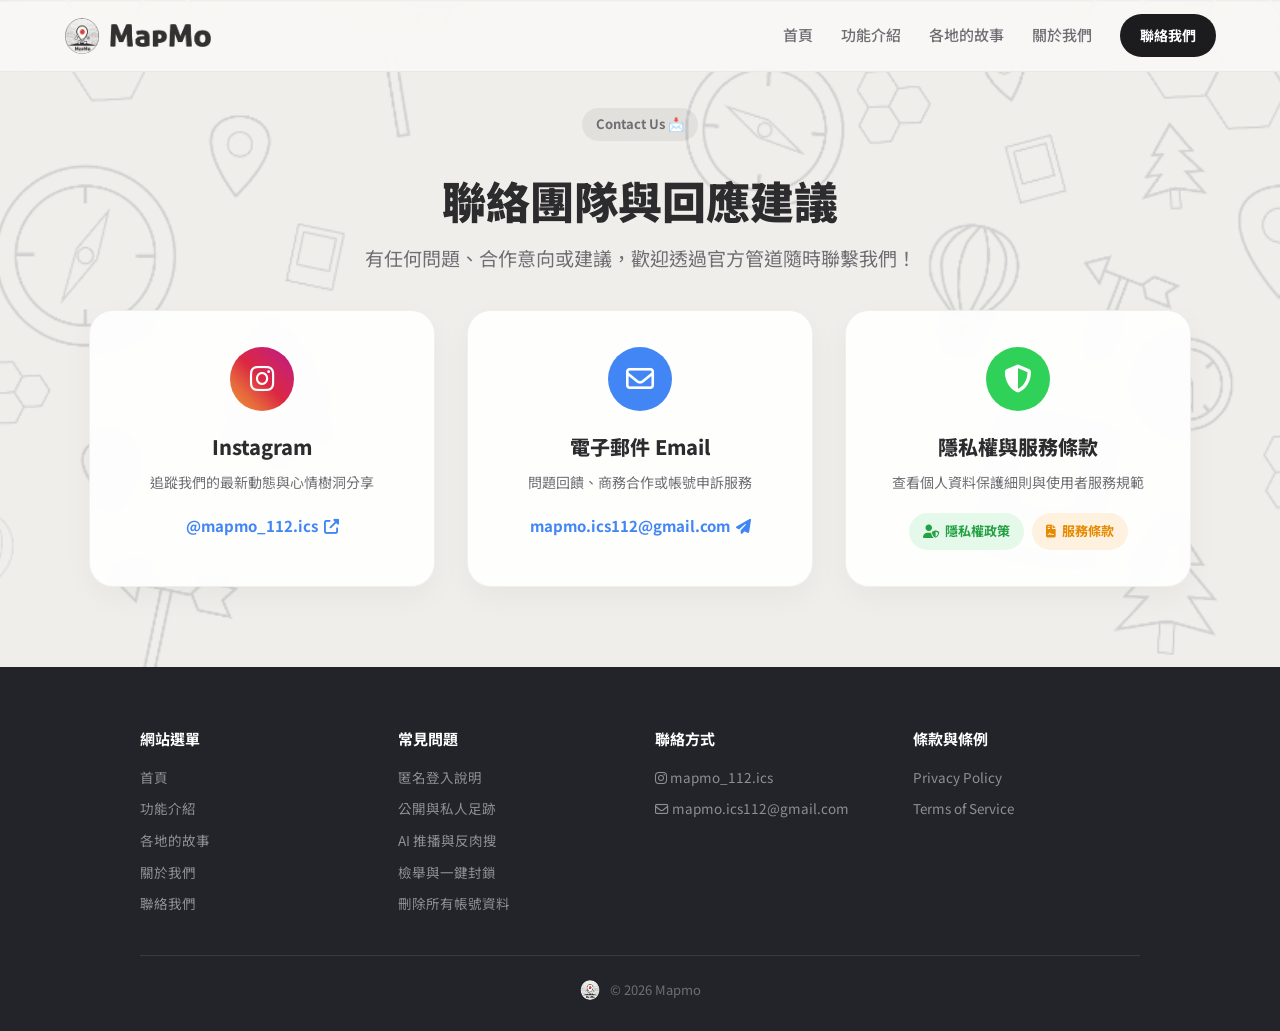
<file: contact.html>
<!DOCTYPE html>
<html lang="zh-TW">
<head>
    <meta charset="UTF-8">
    <meta name="viewport" content="width=device-width, initial-scale=1.0, viewport-fit=cover">
    <meta name="text-scale" content="scale">
    <title>聯絡我們 - MapMo | 歡迎與我們聯繫</title>
    <link rel="icon" type="image/png" href="assets/icon.png">
    <link rel="preconnect" href="https://fonts.googleapis.com">
    <link rel="preconnect" href="https://fonts.gstatic.com" crossorigin>
    <link href="https://fonts.googleapis.com/css2?family=Noto+Sans+TC:wght@300;400;500;700;900&family=Outfit:wght@400;600;800;900&display=swap" rel="stylesheet">
    <link rel="stylesheet" href="assets/vendor/fontawesome/css/all.min.css">
    <link rel="stylesheet" href="style.css?v=20261125_hb1">
</head>
<body>

    <!-- 1. 導覽列 -->
    <nav class="navbar" id="navbar">
        <div class="nav-container">
            <a href="index.html" class="logo-box">
                <div class="logo-avatar">
                    <img src="assets/icon.png" alt="MapMo Logo" class="logo-img">
                </div>
                <img src="assets/logo-text.png" alt="MapMo" class="logo-text-img">
            </a>

            <div class="nav-links" id="navLinks">
                <a href="index.html" class="nav-link">首頁</a>
                <a href="features.html" class="nav-link">功能介紹</a>
                <a href="post.html" class="nav-link">各地的故事</a>
                <a href="about.html" class="nav-link">關於我們</a>
                <a href="contact.html" class="nav-btn-highlight active">聯絡我們</a>
            </div>

            <button type="button" class="mobile-menu-toggle" id="menuToggle" aria-label="選單" aria-expanded="false" aria-controls="navLinks">
                <i class="fas fa-bars" aria-hidden="true"></i>
            </button>
        </div>
    </nav>

    <!-- 2. 頁面 Header -->
    <header class="page-header-banner">
        <div class="section-container">
            <span class="section-tag">Contact Us 📩</span>
            <h1 class="page-title heading-chunked"><span class="heading-chunk">聯絡團隊</span><span class="heading-chunk">與回應建議</span></h1>
            <p class="page-subtitle">有任何問題、合作意向或建議，歡迎透過官方管道隨時聯繫我們！</p>
        </div>
    </header>

    <!-- 3. 聯絡我們資訊區塊 -->
    <section class="contact-section page-body-padding">
        <div class="section-container">
            <div class="contact-cards-grid">
                <!-- 聯絡管道 1: Instagram -->
                <a href="https://instagram.com/mapmo_112.ics" target="_blank" class="contact-card">
                    <div class="contact-icon-wrapper ig-bg">
                        <i class="fab fa-instagram"></i>
                    </div>
                    <h3>Instagram</h3>
                    <p>追蹤我們的最新動態與心情樹洞分享</p>
                    <span class="contact-link-text">@mapmo_112.ics <i class="fas fa-external-link-alt"></i></span>
                </a>

                <!-- 聯絡管道 2: 電子郵件 -->
                <a href="mailto:mapmo.ics112@gmail.com" class="contact-card">
                    <div class="contact-icon-wrapper mail-bg">
                        <i class="far fa-envelope"></i>
                    </div>
                    <h3>電子郵件 Email</h3>
                    <p>問題回饋、商務合作或帳號申訴服務</p>
                    <span class="contact-link-text">mapmo.ics112@gmail.com <i class="fas fa-paper-plane"></i></span>
                </a>

                <!-- 聯絡管道 3: 隱私權與服務條款 (整合雙按鈕) -->
                <div class="contact-card" style="cursor: default;">
                    <div class="contact-icon-wrapper shield-bg">
                        <i class="fas fa-shield-alt"></i>
                    </div>
                    <h3>隱私權與服務條款</h3>
                    <p>查看個人資料保護細則與使用者服務規範</p>
                    <div style="display: flex; gap: 8px; justify-content: center; margin-top: 14px; flex-wrap: wrap;">
                        <a href="privacy-policy.html" class="contact-mini-btn" style="background: rgba(48, 209, 88, 0.12); color: #24A143; padding: 8px 14px; border-radius: 20px; font-weight: 700; font-size: 13px; text-decoration: none; display: inline-flex; align-items: center; gap: 6px; transition: all 0.2s;">
                            <i class="fas fa-user-shield"></i> 隱私權政策
                        </a>
                        <a href="terms-of-service.html" class="contact-mini-btn" style="background: rgba(255, 149, 0, 0.12); color: #E68A00; padding: 8px 14px; border-radius: 20px; font-weight: 700; font-size: 13px; text-decoration: none; display: inline-flex; align-items: center; gap: 6px; transition: all 0.2s;">
                            <i class="fas fa-file-contract"></i> 服務條款
                        </a>
                    </div>
                </div>
            </div>
        </div>
    </section>

    <!-- 4. 頁尾 -->
    <footer class="site-footer">
        <div class="footer-container">
            <div class="pdf-footer-row">
                <div class="pdf-footer-col">
                    <h4 class="pdf-footer-heading">網站選單</h4>
                    <ul class="pdf-footer-list">
                        <li><a href="index.html">首頁</a></li>
                        <li><a href="features.html">功能介紹</a></li>
                        <li><a href="post.html">各地的故事</a></li>
                        <li><a href="about.html">關於我們</a></li>
                        <li><a href="contact.html">聯絡我們</a></li>
                    </ul>
                </div>
                <div class="pdf-footer-col">
                    <h4 class="pdf-footer-heading">常見問題</h4>
                    <ul class="pdf-footer-list">
                        <li><a href="faq.html#faq-anonymous">匿名登入說明</a></li>
                        <li><a href="faq.html#faq-visibility">公開與私人足跡</a></li>
                        <li><a href="faq.html#faq-ai-vibe">AI 推播與反肉搜</a></li>
                        <li><a href="faq.html#faq-safety">檢舉與一鍵封鎖</a></li>
                        <li><a href="faq.html#faq-delete">刪除所有帳號資料</a></li>
                    </ul>
                </div>
                <div class="pdf-footer-col">
                    <h4 class="pdf-footer-heading">聯絡方式</h4>
                    <ul class="pdf-footer-list">
                        <li><i class="fab fa-instagram"></i> <a href="https://instagram.com/mapmo_112.ics" target="_blank">mapmo_112.ics</a></li>
                        <li><i class="far fa-envelope"></i> <a href="mailto:mapmo.ics112@gmail.com">mapmo.ics112@gmail.com</a></li>
                    </ul>
                </div>
                <div class="pdf-footer-col">
                    <h4 class="pdf-footer-heading">條款與條例</h4>
                    <ul class="pdf-footer-list">
                        <li><a href="privacy-policy.html" target="_blank">Privacy Policy</a></li>
                        <li><a href="terms-of-service.html" target="_blank">Terms of Service</a></li>
                    </ul>
                </div>
            </div>

            <div class="pdf-footer-bottom">
                <img src="assets/icon.png" class="pdf-footer-mini-logo" alt="Logo">
                <span>© 2026 Mapmo</span>
            </div>
        </div>
    </footer>

    <script defer src="script.js?v=20261116_faq2"></script>
</body>
</html>
</file>
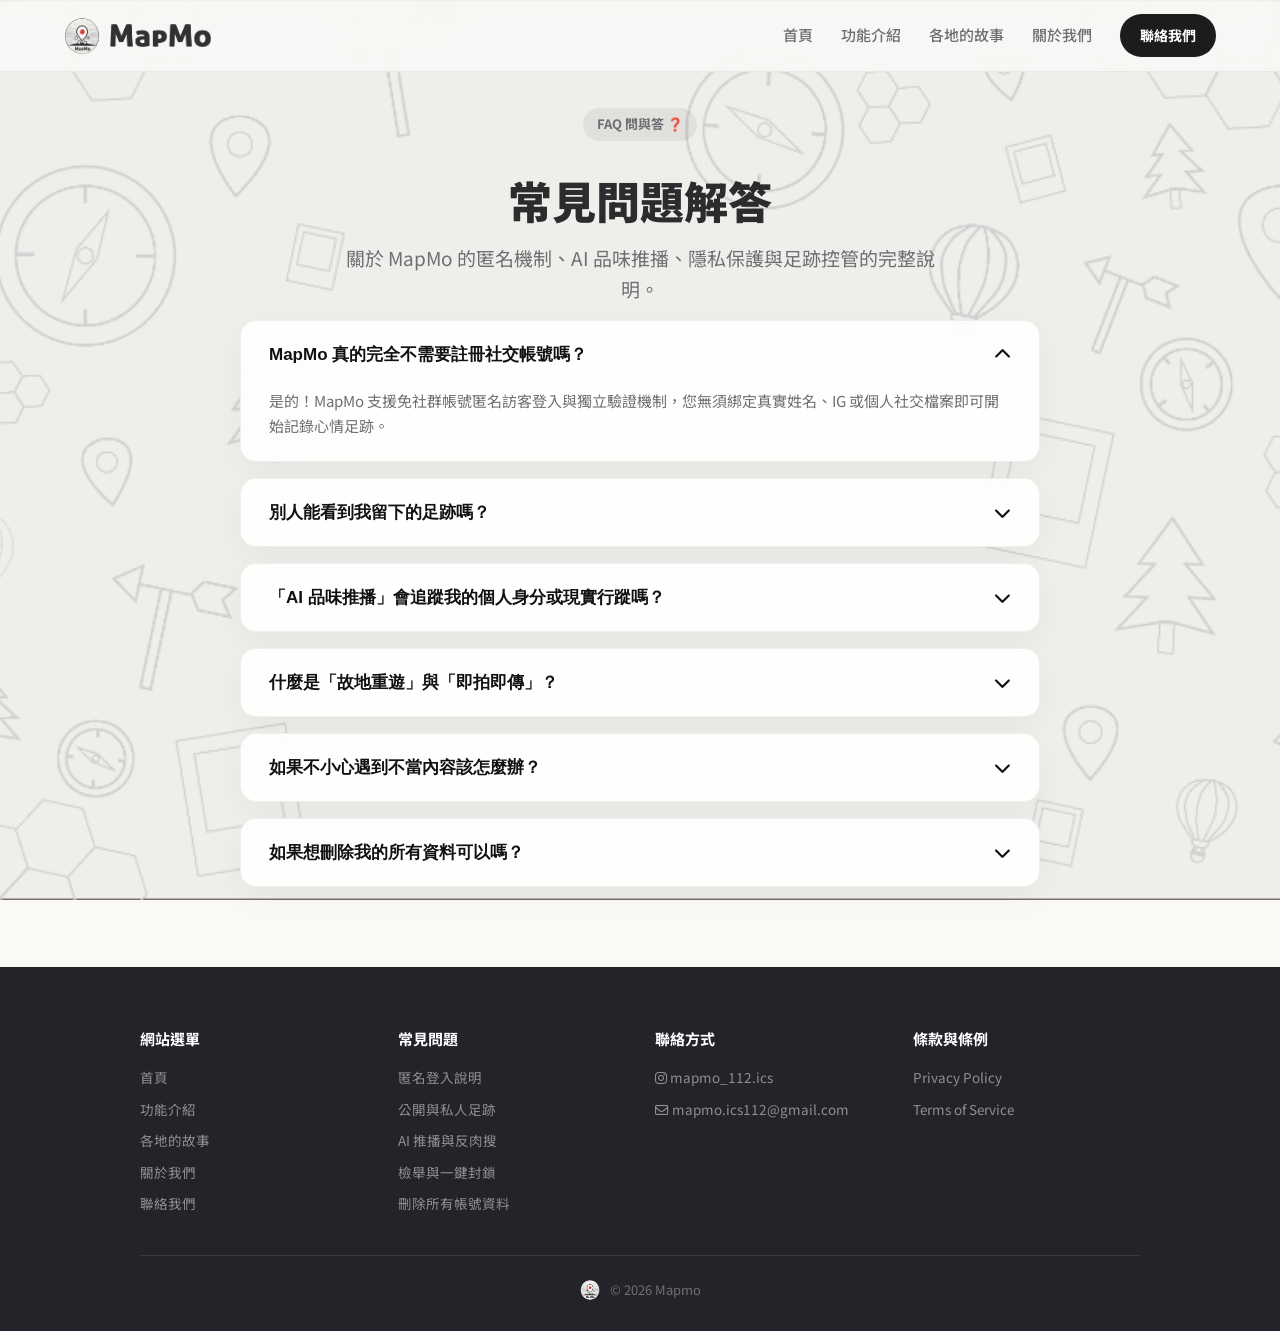
<file: faq.html>
<!DOCTYPE html>
<html lang="zh-TW">
<head>
    <meta charset="UTF-8">
    <meta name="viewport" content="width=device-width, initial-scale=1.0, viewport-fit=cover">
    <meta name="text-scale" content="scale">
    <title>常見問題 - MapMo | FAQ 疑問解答</title>
    <link rel="icon" type="image/png" href="assets/icon.png">
    <link rel="preconnect" href="https://fonts.googleapis.com">
    <link rel="preconnect" href="https://fonts.gstatic.com" crossorigin>
    <link href="https://fonts.googleapis.com/css2?family=Noto+Sans+TC:wght@300;400;500;700;900&family=Outfit:wght@400;600;800;900&display=swap" rel="stylesheet">
    <link rel="stylesheet" href="assets/vendor/fontawesome/css/all.min.css">
    <link rel="stylesheet" href="style.css?v=20261124_perf1">
</head>
<body>

    <!-- 1. 導覽列 -->
    <nav class="navbar" id="navbar">
        <div class="nav-container">
            <a href="index.html" class="logo-box">
                <div class="logo-avatar">
                    <img src="assets/icon.png" alt="MapMo Logo" class="logo-img">
                </div>
                <img src="assets/logo-text.png" alt="MapMo" class="logo-text-img">
            </a>

            <div class="nav-links" id="navLinks">
                <a href="index.html" class="nav-link">首頁</a>
                <a href="features.html" class="nav-link">功能介紹</a>
                <a href="post.html" class="nav-link">各地的故事</a>
                <a href="about.html" class="nav-link">關於我們</a>
                <a href="contact.html" class="nav-btn-highlight">聯絡我們</a>
            </div>

            <button type="button" class="mobile-menu-toggle" id="menuToggle" aria-label="選單" aria-expanded="false" aria-controls="navLinks">
                <i class="fas fa-bars" aria-hidden="true"></i>
            </button>
        </div>
    </nav>

    <!-- 2. 頁面 Header -->
    <header class="page-header-banner">
        <div class="section-container">
            <span class="section-tag">FAQ 問與答 ❓</span>
            <h1 class="page-title">常見問題解答</h1>
            <p class="page-subtitle">關於 MapMo 的匿名機制、AI 品味推播、隱私保護與足跡控管的完整說明。</p>
        </div>
    </header>

    <!-- 3. 常見問題 (FAQ Accordion Section) -->
    <section class="faq-section page-body-padding">
        <div class="section-container">
            <div class="faq-accordion">
                <div class="faq-item active" id="faq-anonymous">
                    <button type="button" class="faq-question" aria-expanded="true" aria-controls="faq-ans-anonymous">
                        <span>MapMo 真的完全不需要註冊社交帳號嗎？</span>
                        <i class="fas fa-chevron-down" aria-hidden="true"></i>
                    </button>
                    <div class="faq-answer" id="faq-ans-anonymous">
                        <p>是的！MapMo 支援免社群帳號匿名訪客登入與獨立驗證機制，您無須綁定真實姓名、IG 或個人社交檔案即可開始記錄心情足跡。</p>
                    </div>
                </div>

                <div class="faq-item" id="faq-visibility">
                    <button type="button" class="faq-question" aria-expanded="false" aria-controls="faq-ans-visibility">
                        <span>別人能看到我留下的足跡嗎？</span>
                        <i class="fas fa-chevron-down" aria-hidden="true"></i>
                    </button>
                    <div class="faq-answer" id="faq-ans-visibility">
                        <p>您可以隨時將單篇足跡自由切換為「🟢 公開」或「🔒 私人獨享」。公開足跡會以純粹匿名形式顯示在地圖上供大家探索；私人足跡則僅限您本人帳號查看，其他人絕對看不到。</p>
                    </div>
                </div>

                <div class="faq-item" id="faq-ai-vibe">
                    <button type="button" class="faq-question" aria-expanded="false" aria-controls="faq-ans-ai-vibe">
                        <span>「AI 品味推播」會追蹤我的個人身分或現實行蹤嗎？</span>
                        <i class="fas fa-chevron-down" aria-hidden="true"></i>
                    </button>
                    <div class="faq-answer" id="faq-ans-ai-vibe">
                        <p>完全不會！AI 品味推播採 16 大視覺風格向量演算，只根據您自己收藏（❤️）與發佈的畫面風格和關鍵字，推薦審美契合的城市足跡。系統嚴格採取「對風格不對個人」原則，絕不提供追蹤特定使用者位置的功能，徹底杜絕肉搜風險；「街區情緒氛圍」亦僅聚合 1 公里街區的匿名情緒比例，自動隱藏精確門牌。</p>
                    </div>
                </div>

                <div class="faq-item" id="faq-echo-weather">
                    <button type="button" class="faq-question" aria-expanded="false" aria-controls="faq-ans-echo-weather">
                        <span>什麼是「故地重遊」與「即拍即傳」？</span>
                        <i class="fas fa-chevron-down" aria-hidden="true"></i>
                    </button>
                    <div class="faq-answer" id="faq-ans-echo-weather">
                        <p>當您以正式帳號再次走進自己 7 天前曾親手留下的真實足跡 80 公尺範圍內（且過了 24 小時冷卻提示後），地圖上方就會浮現「故地重遊」時空膠囊橫幅，帶您對比當時與現在的心情；而相機快門則會即時鎖定 GPS 經緯度並蓋上不可後製竄改的「即拍即傳」認證標章，同時支援將高畫質原圖自動備份至手機相簿。</p>
                    </div>
                </div>

                <div class="faq-item" id="faq-safety">
                    <button type="button" class="faq-question" aria-expanded="false" aria-controls="faq-ans-safety">
                        <span>如果不小心遇到不當內容該怎麼辦？</span>
                        <i class="fas fa-chevron-down" aria-hidden="true"></i>
                    </button>
                    <div class="faq-answer" id="faq-ans-safety">
                        <p>MapMo 採雙層 AI 安全防護與自主守門設計：貼文上傳前會先經 Google Gemini 多模態圖文審查攔截違規內容；瀏覽時也可在選單點選「檢舉此紀錄」或「一鍵封鎖創作者」，封鎖後該創作者的所有足跡將立刻從您的地圖隱蔽，檢舉案件亦會由雲端實際讀取影像仲裁。您還可以在設定中勾選「避開特定情緒標籤」，主動過濾負面情緒。</p>
                    </div>
                </div>

                <div class="faq-item" id="faq-delete">
                    <button type="button" class="faq-question" aria-expanded="false" aria-controls="faq-ans-delete">
                        <span>如果想刪除我的所有資料可以嗎？</span>
                        <i class="fas fa-chevron-down" aria-hidden="true"></i>
                    </button>
                    <div class="faq-answer" id="faq-ans-delete">
                        <p>隨時可以！每篇過往足跡皆可隨時單筆刪除或轉為私人；若希望徹底清空，在 App 的設定選單點擊「刪除帳號」並經雙重確認後，系統會徹底銷毀您存放在雲端的所有照片與足跡數據，不留痕跡。</p>
                    </div>
                </div>
            </div>
        </div>
    </section>

    <!-- 4. 頁尾 -->
    <footer class="site-footer">
        <div class="footer-container">
            <div class="pdf-footer-row">
                <div class="pdf-footer-col">
                    <h4 class="pdf-footer-heading">網站選單</h4>
                    <ul class="pdf-footer-list">
                        <li><a href="index.html">首頁</a></li>
                        <li><a href="features.html">功能介紹</a></li>
                        <li><a href="post.html">各地的故事</a></li>
                        <li><a href="about.html">關於我們</a></li>
                        <li><a href="contact.html">聯絡我們</a></li>
                    </ul>
                </div>
                <div class="pdf-footer-col">
                    <h4 class="pdf-footer-heading">常見問題</h4>
                    <ul class="pdf-footer-list">
                        <li><a href="faq.html#faq-anonymous">匿名登入說明</a></li>
                        <li><a href="faq.html#faq-visibility">公開與私人足跡</a></li>
                        <li><a href="faq.html#faq-ai-vibe">AI 推播與反肉搜</a></li>
                        <li><a href="faq.html#faq-safety">檢舉與一鍵封鎖</a></li>
                        <li><a href="faq.html#faq-delete">刪除所有帳號資料</a></li>
                    </ul>
                </div>
                <div class="pdf-footer-col">
                    <h4 class="pdf-footer-heading">聯絡方式</h4>
                    <ul class="pdf-footer-list">
                        <li><i class="fab fa-instagram"></i> <a href="https://instagram.com/mapmo_112.ics" target="_blank">mapmo_112.ics</a></li>
                        <li><i class="far fa-envelope"></i> <a href="mailto:mapmo.ics112@gmail.com">mapmo.ics112@gmail.com</a></li>
                    </ul>
                </div>
                <div class="pdf-footer-col">
                    <h4 class="pdf-footer-heading">條款與條例</h4>
                    <ul class="pdf-footer-list">
                        <li><a href="privacy-policy.html" target="_blank">Privacy Policy</a></li>
                        <li><a href="terms-of-service.html" target="_blank">Terms of Service</a></li>
                    </ul>
                </div>
            </div>

            <div class="pdf-footer-bottom">
                <img src="assets/icon.png" class="pdf-footer-mini-logo" alt="Logo">
                <span>© 2026 Mapmo</span>
            </div>
        </div>
    </footer>

    <script defer src="script.js?v=20261116_faq2"></script>
</body>
</html>
</file>
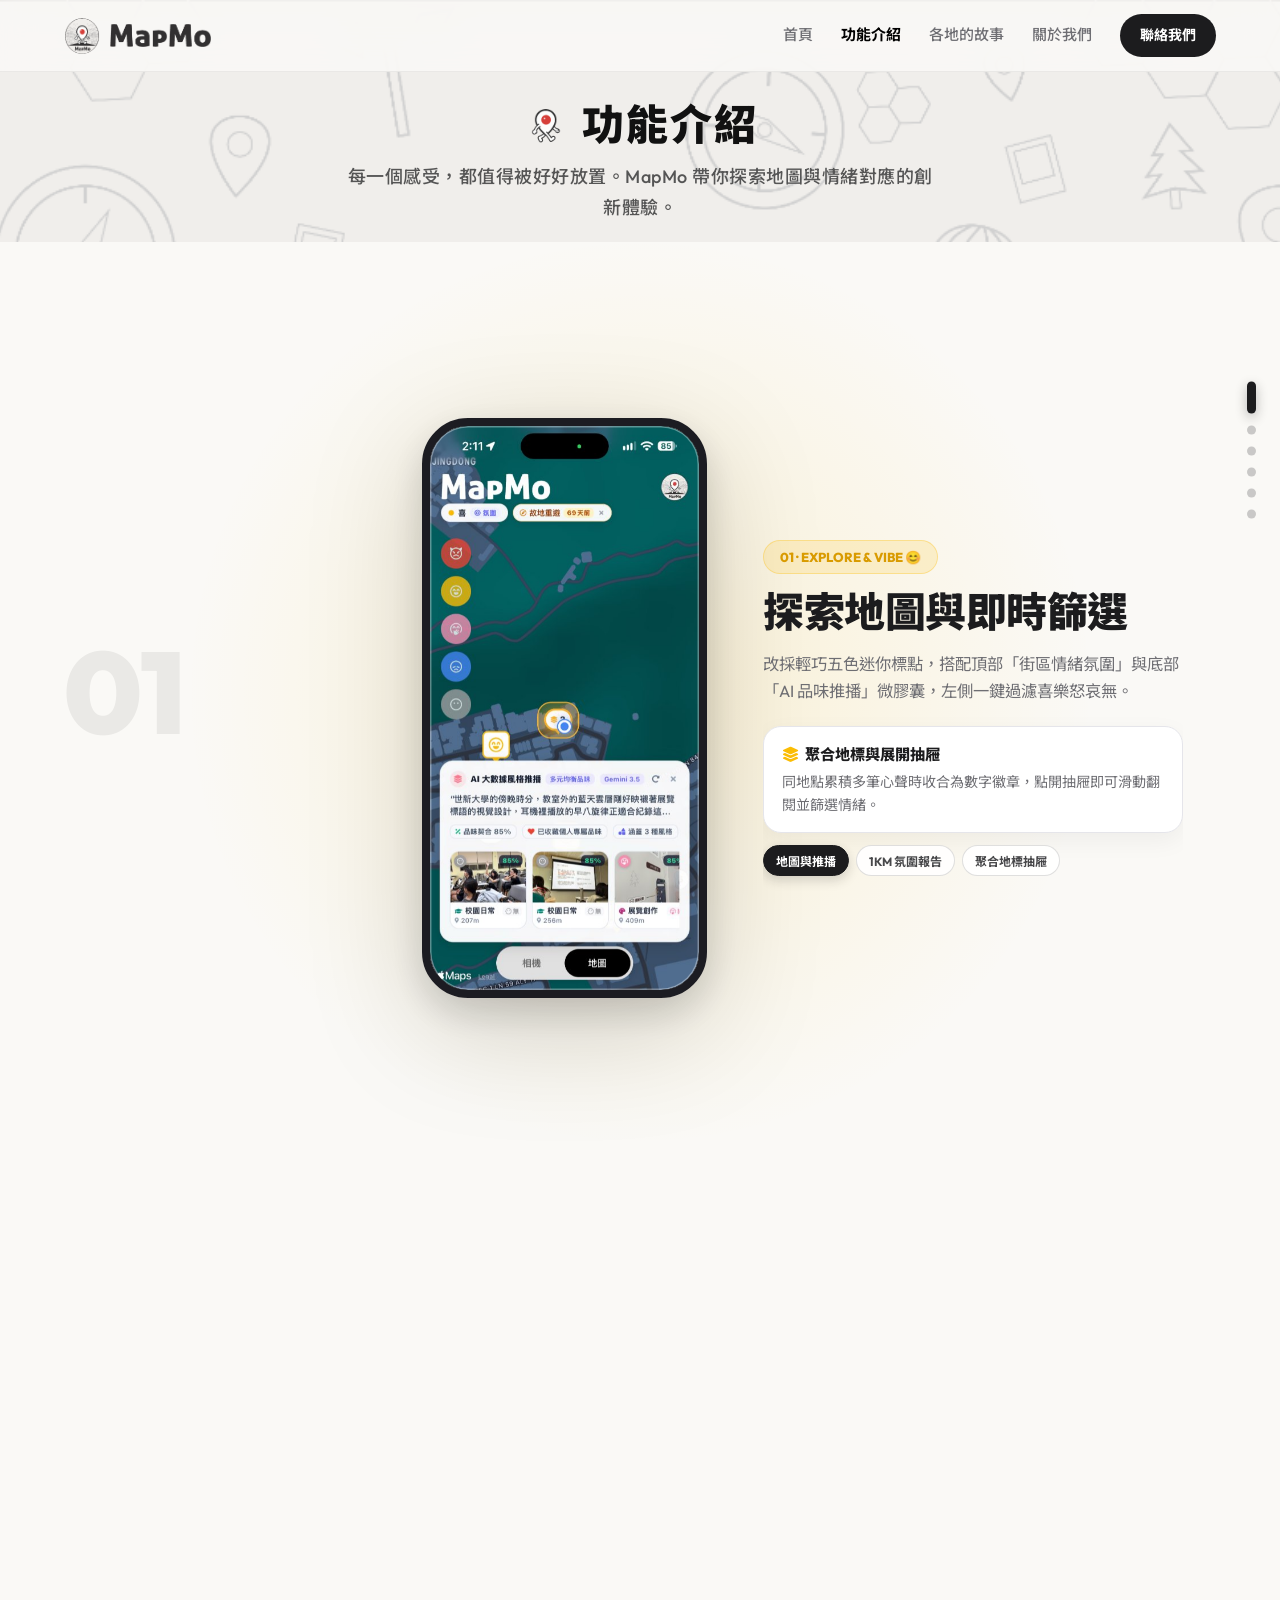
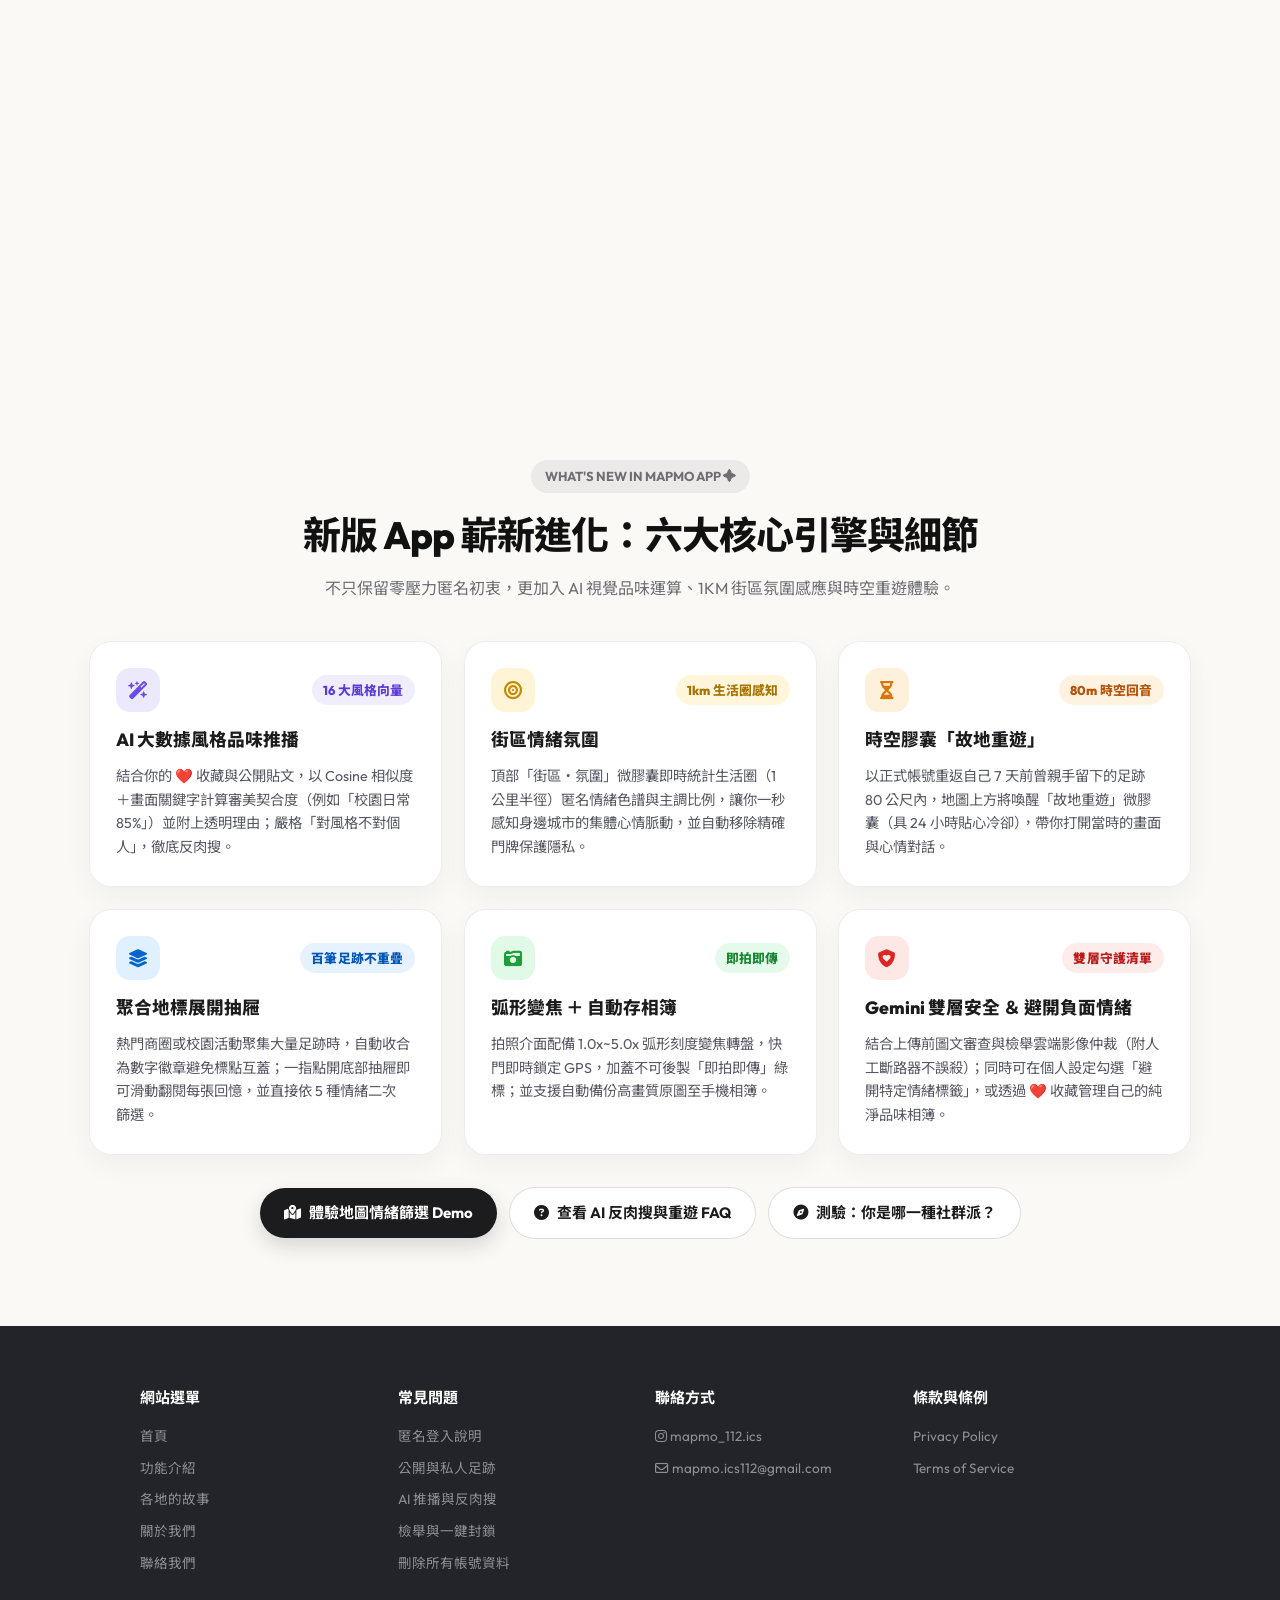
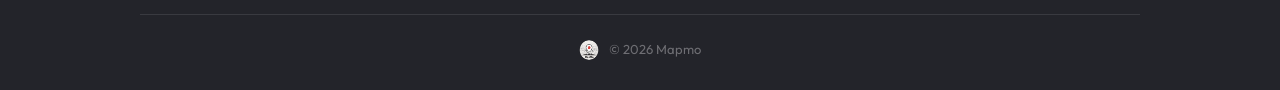
<file: features.html>
<!DOCTYPE html>
<html lang="zh-TW">

<head>
    <meta charset="UTF-8">
    <meta name="viewport" content="width=device-width, initial-scale=1.0, viewport-fit=cover">
    <meta name="text-scale" content="scale">
    <title>功能介紹 - MapMo | 安心 × 純粹 × 共鳴</title>
    <script>
        if (window.location.hash === '#appUpdatesShowcase') {
            history.replaceState(null, '', window.location.pathname + window.location.search);
        }
    </script>
    <link rel="icon" type="image/png" href="assets/icon.png">
    <meta name="description" content="MapMo 提供情緒分類、照片定位、刪除紀錄管理、一鍵封鎖與安全審核機制，讓你純粹地記錄與分享每一段回憶。">

    <!-- Google Fonts -->
    <link rel="preconnect" href="https://fonts.googleapis.com">
    <link rel="preconnect" href="https://fonts.gstatic.com" crossorigin>
    <link
        href="https://fonts.googleapis.com/css2?family=Noto+Sans+TC:wght@400;500;700;900&family=Outfit:wght@400;600;800;900&display=swap"
        rel="stylesheet">

    <!-- FontAwesome -->
    <link rel="stylesheet" href="assets/vendor/fontawesome/css/all.min.css">

    <!-- Shared CSS (Light Theme base) -->
    <link rel="stylesheet" href="style.css?v=20261125_hb1">

    <style>
        /* ══════════════════════════════════════════════
   MAPMO REAL APP SHOWCASE SCROLL STORYTELLING (6 CHAPTERS)
   • Real App screenshots (iOS Build 28 + Moderation Screens):
     1. screens_v28/map-explore-vibe.jpg (Map, Vibe, Memory Echo & AI Taste)
     2. screens_v28/camera-zoom.jpg (Camera & 2x Dial)
     3. 刪除紀錄.jpg (Delete Posts & Footprints)
     4. 封鎖.jpg (Block User & Report Safety)
     5. screens_v28/settings-exhibition.jpg (Settings & Account Management)
     6. screens_v28/profile-favorites.jpg (Profile Footprints & Favorites)
   • Fully isolated scoped classes (.sp-*)
   • Responsive compositor-driven scroll transitions (6 chapters, zero dead zones)
══════════════════════════════════════════════ */

        *,
        *::before,
        *::after {
            box-sizing: border-box;
        }

        body {
            background-color: #FAF9F6;
            background-image: url('assets/bg-pattern.png');
            background-repeat: no-repeat;
            background-position: center top;
            background-size: cover;
            background-attachment: fixed;
            color: #2C2C2E;
            font-family: 'Outfit', 'Noto Sans TC', sans-serif;
            overflow-x: hidden;
            overflow-x: clip;
            margin: 0;
            padding: 0;
        }

        /* Hide legacy section overrides */
        .page-header-banner,
        .features-main-section,
        .features-timeline-wrapper {
            display: none !important;
        }

        /* ---------- 1. Top Header Banner ("劉海"對齊 Contact/About/Post 頁面) ---------- */
        .feat-page-header {
            text-align: center;
            padding-top: calc(var(--nav-height) + env(safe-area-inset-top, 0px) + 28px);
            padding-bottom: 18px;
            background: transparent;
            position: relative;
            z-index: 10;
        }

        @media (max-width: 1024px),
        (pointer: coarse) {
            body {
                background-attachment: scroll;
            }
        }

        .feat-header-container {
            max-width: 800px;
            margin: 0 auto;
            padding: 0 16px;
        }

        .feat-title-group {
            display: inline-flex;
            align-items: center;
            justify-content: center;
            gap: 12px;
            margin-bottom: 12px;
        }

        .feat-title-icon {
            width: clamp(36px, 5vw, 48px);
            height: clamp(36px, 5vw, 48px);
            object-fit: contain;
            image-rendering: -webkit-optimize-contrast;
        }

        .feat-title {
            font-family: 'Outfit', 'Noto Sans TC', sans-serif;
            font-size: clamp(28px, 4.8vw, 42px);
            font-weight: 900;
            color: #111;
            letter-spacing: 2px;
            margin: 0;
            line-height: 1.2;
        }

        .feat-subtitle {
            font-size: clamp(15px, 2.2vw, 18px);
            font-weight: 500;
            color: #555;
            letter-spacing: 0.5px;
            line-height: 1.7;
            margin: 0 auto;
            max-width: 600px;
        }

        /* ═══════════════════════════════════════════
   2. BALANCED DWELL & GENTLE-SNAP STORYTELLING SECTION (6 CHAPTERS)
═══════════════════════════════════════════ */
        .story-wrap {
            height: 370vh;
            /* 270vh scroll span (~54vh per chapter, light dwell + clean page snap) */
            position: relative;
            z-index: 20;
        }

        .story-sticky {
            position: sticky;
            top: 0;
            height: 100vh;
            height: 100dvh;
            width: 100%;
            padding-top: calc(var(--nav-height) * 0.45);
            overflow: hidden;
            display: flex;
            align-items: center;
            justify-content: center;
        }

        /* Soft Ambient Glow Layer */
        .story-bg-layer {
            position: absolute;
            inset: 0;
            z-index: 0;
            background-color: #FAF9F6;
            transition: background-color 0.6s ease;
        }

        .story-glow-spot {
            position: absolute;
            inset: 0;
            z-index: 1;
            background: radial-gradient(circle 650px at 50% 50%, var(--glow-tint, rgba(251, 189, 4, 0.14)), transparent 70%);
            transition: all 0.6s ease;
            pointer-events: none;
        }

        /* Main Layout Container (Shifted center-right to guarantee watermark breathing room) */
        .sp-layout-container {
            position: relative;
            z-index: 20;
            width: 100%;
            max-width: 1240px;
            height: 600px;
            margin: 0 auto;
            display: flex;
            align-items: center;
            justify-content: flex-end;
            padding-right: max(6vw, 60px);
            padding-left: 24px;
        }

        /* ---------- Background Giant Watermark Numbers (Full Viewport Positioned) ---------- */
        .sp-num-viewport {
            position: absolute;
            left: max(5vw, 60px);
            top: 50%;
            transform: translateY(-50%);
            height: 400px;
            width: 340px;
            overflow: hidden;
            z-index: 5;
            pointer-events: none;
        }

        .sp-num-track {
            display: flex;
            flex-direction: column;
            height: 600%;
            will-change: transform;
        }

        .sp-num-item {
            height: 16.666667%;
            display: flex;
            align-items: center;
            justify-content: flex-start;
            font-family: 'Outfit', sans-serif;
            font-size: clamp(6.5rem, 9vw, 9.5rem);
            font-weight: 900;
            line-height: 1;
            color: rgba(28, 28, 30, 0.07);
            letter-spacing: -2px;
            user-select: none;
        }

        /* ---------- Scoped iPhone Mockup Frame (.sp-phone-*) ---------- */
        .sp-phone-container {
            position: relative;
            z-index: 25;
            width: 285px;
            height: 580px;
            flex-shrink: 0;
            margin-right: 56px;
            filter: drop-shadow(0 28px 56px rgba(0, 0, 0, 0.16));
        }

        .sp-iphone-shell {
            position: absolute;
            inset: 0;
            border-radius: 46px;
            border: 8px solid #1c1c22;
            background: transparent;
            box-shadow:
                inset 0 0 0 1.5px rgba(255, 255, 255, 0.35),
                0 14px 36px rgba(0, 0, 0, 0.14);
            z-index: 30;
            pointer-events: none;
        }

        .sp-iphone-screen {
            position: absolute;
            top: 8px;
            left: 8px;
            right: 8px;
            bottom: 8px;
            border-radius: 38px;
            overflow: hidden;
            z-index: 10;
            background: #111116;
        }

        /* Phone Screen Track (6 Items, locked 1:1 to scroll progress without viscous lag) */
        .sp-phone-track {
            display: flex;
            flex-direction: column;
            height: 600%;
            width: 100%;
            will-change: transform;
        }

        .sp-screen-page {
            height: 16.666667%;
            width: 100%;
            position: relative;
            overflow: hidden;
            flex-shrink: 0;
            background: #000000;
        }

        .sp-app-img {
            width: 100%;
            height: 100%;
            object-fit: cover;
            object-position: top center;
            display: block;
            image-rendering: auto;
            transform: translateZ(0);
            -webkit-backface-visibility: hidden;
            backface-visibility: hidden;
        }

        /* ---------- Scoped Right Side Text Panels (.sp-text-*) ---------- */
        .sp-text-viewport {
            position: relative;
            z-index: 25;
            width: min(420px, 38vw);
            height: 400px;
            overflow: hidden;
            flex-shrink: 0;
        }

        .sp-text-track {
            display: flex;
            flex-direction: column;
            height: 600%;
            width: 100%;
            will-change: transform;
        }

        .sp-text-card {
            height: 16.666667%;
            width: 100%;
            display: flex;
            flex-direction: column;
            justify-content: center;
            padding: 10px 0;
            flex-shrink: 0;
            will-change: opacity, transform;
        }

        .panel-tag-badge {
            display: inline-flex;
            align-items: center;
            gap: 6px;
            padding: 6px 16px;
            border-radius: 20px;
            font-size: 13px;
            font-weight: 800;
            margin-bottom: 14px;
            width: fit-content;
        }

        .panel-heading {
            font-size: clamp(2rem, 3.2vw, 2.8rem);
            font-weight: 900;
            line-height: 1.18;
            letter-spacing: -0.5px;
            margin-bottom: 14px;
            color: #1C1C1E;
        }

        .panel-description {
            font-size: 1.02rem;
            color: #6E6E73;
            line-height: 1.7;
            margin-bottom: 20px;
        }

        .panel-feature-card {
            padding: 16px 18px;
            border-radius: 18px;
            background: #ffffff;
            border: 1px solid #E5E5EA;
            box-shadow: 0 8px 24px rgba(0, 0, 0, 0.05);
        }

        .panel-feature-card h4 {
            font-size: 0.95rem;
            font-weight: 800;
            color: #1C1C1E;
            margin: 0 0 4px 0;
        }

        .panel-feature-card p {
            font-size: 0.88rem;
            color: #6E6E73;
            line-height: 1.6;
            margin: 0;
        }

        /* ---------- Side Progress Dots (Right Edge) ---------- */
        .story-dots {
            position: fixed;
            right: 24px;
            top: 50%;
            transform: translateY(-50%);
            display: flex;
            flex-direction: column;
            gap: 12px;
            z-index: 200;
            transition: opacity 0.25s ease;
        }

        .story-dots.is-outside-story {
            opacity: 0;
            pointer-events: none;
        }

        .story-dot {
            position: relative;
            width: 9px;
            height: 9px;
            border-radius: 5px;
            border: none;
            padding: 0;
            appearance: none;
            background: rgba(28, 28, 30, 0.22);
            cursor: pointer;
            transition: height 0.25s ease, background-color 0.25s ease, box-shadow 0.25s ease;
        }

        .story-dot::after {
            content: '';
            position: absolute;
            inset: -6px -10px;
        }

        .story-dot:focus-visible {
            outline: 2px solid #1C1C1E;
            outline-offset: 4px;
        }

        .story-dot.pending {
            background: rgba(28, 28, 30, 0.48);
            height: 18px;
        }

        .story-dot.active {
            background: #1C1C1E;
            height: 32px;
            box-shadow: 0 4px 12px rgba(28, 28, 30, 0.3);
        }

        @media (prefers-reduced-motion: reduce) {

            .sp-phone-track,
            .sp-text-track,
            .sp-num-track,
            .sp-text-card,
            .sp-sub-img,
            .story-bg-layer,
            .story-glow-spot,
            .story-dot {
                animation: none !important;
                transition: none !important;
            }
        }

        @media (max-width: 1180px) and (min-width: 901px) {
            .sp-layout-container {
                justify-content: center;
                gap: clamp(28px, 4vw, 48px);
                height: auto;
                padding: 0 clamp(36px, 5vw, 56px) 0 24px;
            }

            .sp-num-viewport {
                left: 20px;
                width: 190px;
                opacity: 0.65;
            }

            .sp-num-item {
                font-size: clamp(4.8rem, 7vw, 7rem);
            }

            .sp-phone-container {
                width: clamp(220px, 24vw, 275px);
                height: clamp(448px, 70dvh, 560px);
                margin-right: 0;
            }

            .sp-text-viewport {
                width: min(400px, 43vw);
                height: clamp(320px, 56dvh, 400px);
            }
        }

        /* Mobile Horizontal Chapter Selector (Hidden on Desktop Sticky Showcase) */
        .sp-mobile-chapters {
            display: none;
        }

        .feat-title,
        .panel-heading,
        .app-update-card h3 {
            text-wrap: balance;
        }

        .heading-chunked,
        .panel-heading.heading-chunked,
        .section-title.heading-chunked,
        .app-update-card h3.heading-chunked {
            text-wrap: wrap;
        }

        .heading-chunk {
            display: inline-block;
            max-width: 100%;
        }

        .feat-subtitle,
        .panel-description,
        .app-update-card p {
            text-wrap: pretty;
        }

        @media (max-width: 900px) {
            .feat-page-header {
                padding-top: calc(var(--nav-height) + env(safe-area-inset-top, 0px) + clamp(0.6rem, 2.5vw, 0.95rem));
                padding-bottom: clamp(0.45rem, 1.5vw, 0.75rem);
            }

            .feat-title-group {
                margin-bottom: 8px;
                gap: 8px;
            }

            .feat-subtitle {
                font-size: clamp(0.88rem, 0.82rem + 0.4vw, 0.98rem);
                line-height: 1.55;
            }

            /* 取消手機版 sticky 高度鎖定，改為自然垂直排版與雙軸比例縮放 */
            .story-wrap {
                height: auto;
            }

            .story-sticky {
                position: relative;
                top: auto;
                height: auto;
                min-height: 0;
                padding: clamp(0.4rem, 1.5dvh, 0.75rem) 0 clamp(1.75rem, 5dvh, 2.5rem);
                overflow: visible;
                display: block;
            }

            /* 省略手機版小圓點、浮水印與卡片內重複白框，留給實機畫面充足呼吸空間 */
            .sp-num-viewport,
            .story-dots,
            .panel-feature-card {
                display: none !important;
            }

            .sp-layout-container {
                container-type: inline-size;
                flex-direction: column;
                justify-content: flex-start;
                align-items: center;
                height: auto;
                padding: 0 max(clamp(12px, 4vw, 20px), env(safe-area-inset-right, 0px)) 0 max(clamp(12px, 4vw, 20px), env(safe-area-inset-left, 0px));
            }

            .sp-mobile-chapters {
                display: flex;
                align-items: center;
                gap: clamp(6px, 2vw, 10px);
                width: fit-content;
                max-width: 100%;
                overflow-x: auto;
                -webkit-overflow-scrolling: touch;
                scrollbar-width: none;
                scroll-snap-type: x proximity;
                padding: 4px 2px clamp(10px, 2dvh, 14px);
                margin-bottom: 4px;
            }

            .sp-mobile-chapters::-webkit-scrollbar {
                display: none;
            }

            .sp-mobile-ch-pill {
                appearance: none;
                flex: 0 0 auto;
                scroll-snap-align: center;
                min-block-size: 44px;
                min-inline-size: 44px;
                padding: 8px clamp(11px, 3cqi, 15px);
                border-radius: 99px;
                border: 1px solid rgba(28, 28, 30, 0.14);
                background: rgba(255, 255, 255, 0.92);
                color: #48484A;
                font-family: inherit;
                font-size: clamp(0.78rem, 0.72rem + 0.3cqi, 0.88rem);
                font-weight: 700;
                line-height: 1.2;
                white-space: nowrap;
                cursor: pointer;
                transition: background-color 0.2s ease, color 0.2s ease, border-color 0.2s ease, box-shadow 0.2s ease;
            }

            .sp-mobile-ch-pill.is-active {
                background: #1C1C1E;
                color: #FFFFFF;
                border-color: #1C1C1E;
                box-shadow: 0 4px 12px rgba(28, 28, 30, 0.18);
            }

            .sp-mobile-ch-pill:focus-visible {
                outline: 2.5px solid #1C1C1E;
                outline-offset: 2px;
            }

            /* 實機外框依容器寬度 cqi 與視窗高度 dvh 雙軸比例縮放（涵蓋 320px 小機、Pro Max 與網址列收合） */
            .sp-phone-container {
                width: clamp(11.5rem, min(62vw, 37dvh), 17.5rem);
                height: auto;
                aspect-ratio: 285 / 580;
                margin-right: 0;
                margin-bottom: clamp(12px, 2.2dvh, 18px);
            }

            @supports (width: 1cqi) {
                .sp-phone-container {
                    width: clamp(11.5rem, min(62cqi, 37dvh), 17.5rem);
                }
            }

            .sp-iphone-shell {
                border-width: clamp(5px, 1.5vw, 7px);
                border-radius: clamp(1.85rem, 8.5vw, 2.65rem);
            }

            .sp-iphone-screen {
                top: clamp(5px, 1.5vw, 7px);
                left: clamp(5px, 1.5vw, 7px);
                right: clamp(5px, 1.5vw, 7px);
                bottom: clamp(5px, 1.5vw, 7px);
                border-radius: clamp(1.45rem, 7vw, 2.2rem);
            }

            .sp-phone-track {
                transition: transform 0.34s cubic-bezier(0.22, 1, 0.36, 1);
            }

            .sp-text-viewport {
                width: 100%;
                max-width: 30rem;
                height: auto;
                overflow: visible;
            }

            .sp-text-track {
                height: auto;
                transform: none !important;
            }

            .sp-text-card {
                display: none;
                height: auto;
                padding: 4px 4px 8px;
                align-items: center;
                text-align: center;
                opacity: 1 !important;
                transform: none !important;
            }

            .sp-text-card.is-mobile-active {
                display: flex;
            }

            .panel-tag-badge {
                margin-bottom: 10px;
                font-size: clamp(0.72rem, 0.68rem + 0.25vw, 0.8rem);
                padding: 5px 12px;
            }

            .panel-heading {
                font-size: clamp(1.32rem, 1.05rem + 1.4vw, 1.8rem);
                margin-bottom: 8px;
            }

            .panel-description {
                font-size: clamp(0.88rem, 0.82rem + 0.35vw, 0.98rem);
                line-height: 1.62;
                margin-bottom: 12px;
                max-width: 34ch;
            }

            .sp-subscreen-tabs {
                justify-content: center;
                margin-top: 6px;
                gap: 8px;
            }
        }

        /* 手機橫放 / 矮視窗突發狀況：改採雙欄橫向排列，避免直向手機圖超出 375px 螢幕高度 */
        @media (max-width: 900px) and (max-height: 540px) {
            .sp-layout-container {
                display: grid;
                grid-template-columns: auto minmax(0, 1fr);
                align-items: center;
                gap: 10px 24px;
            }

            .sp-mobile-chapters {
                grid-column: 1 / -1;
                justify-self: center;
                margin-bottom: 0;
                padding-bottom: 6px;
            }

            .sp-phone-container {
                width: clamp(8.5rem, 32dvh, 11.5rem);
                margin-bottom: 0;
            }

            .sp-text-card {
                align-items: flex-start;
                text-align: left;
            }

            .sp-subscreen-tabs {
                justify-content: flex-start;
            }
        }

        @media (pointer: coarse) {
            .sp-sub-pill,
            .sp-mobile-ch-pill {
                min-block-size: 44px;
                min-inline-size: 44px;
                padding: 8px 14px;
                font-size: clamp(0.78rem, 0.74rem + 0.2vw, 0.86rem);
            }
        }

        /* ── 單一主手機切換標籤（整合多張同章節實機截圖，消除重複頁面排版） ── */
        .sp-sub-img {
            position: absolute;
            inset: 0;
            opacity: 0;
            pointer-events: none;
            transition: opacity 0.25s ease;
        }

        .sp-sub-img.is-sub-active {
            opacity: 1;
            z-index: 2;
        }

        .sp-subscreen-tabs {
            display: flex;
            flex-wrap: wrap;
            gap: 7px;
            margin-top: 12px;
        }

        .sp-sub-pill {
            appearance: none;
            border: 1px solid rgba(28, 28, 30, 0.14);
            background: rgba(255, 255, 255, 0.88);
            color: #48484A;
            font-family: inherit;
            font-size: 12px;
            font-weight: 700;
            padding: 6px 12px;
            border-radius: 99px;
            cursor: pointer;
            transition: background-color 0.2s ease, color 0.2s ease, border-color 0.2s ease, box-shadow 0.2s ease;
        }

        .sp-sub-pill:hover {
            border-color: rgba(28, 28, 30, 0.35);
            color: #1C1C1E;
        }

        .sp-sub-pill.is-active {
            background: #1C1C1E;
            color: #FFFFFF;
            border-color: #1C1C1E;
            box-shadow: 0 4px 12px rgba(28, 28, 30, 0.18);
        }

        .sp-sub-pill:focus-visible {
            outline: 2.5px solid #1C1C1E;
            outline-offset: 2px;
        }
    </style>
</head>

<body class="feat-page">

    <!-- ── 1. 吸頂導覽列 (與其他頁面完全一致) ── -->
    <nav class="navbar" id="navbar">
        <div class="nav-container">
            <a href="index.html" class="logo-box">
                <div class="logo-avatar"><img src="assets/icon.png" alt="MapMo Logo" class="logo-img"></div>
                <img src="assets/logo-text.png" alt="MapMo" class="logo-text-img">
            </a>
            <div class="nav-links" id="navLinks">
                <a href="index.html" class="nav-link">首頁</a>
                <a href="features.html" class="nav-link active">功能介紹</a>
                <a href="post.html" class="nav-link">各地的故事</a>
                <a href="about.html" class="nav-link">關於我們</a>
                <a href="contact.html" class="nav-btn-highlight">聯絡我們</a>
            </div>
            <button type="button" class="mobile-menu-toggle" id="menuToggle" aria-label="選單" aria-expanded="false"
                aria-controls="navLinks">
                <i class="fas fa-bars" aria-hidden="true"></i>
            </button>
        </div>
    </nav>

    <!-- ── 2. 頁面 Header (對齊 Contact / About / Post 頁面 "劉海" 區域) ── -->
    <header class="feat-page-header">
        <div class="feat-header-container">
            <div class="feat-title-group">
                <img src="assets/post-icon-red.png" alt="MapMo Icon" class="feat-title-icon">
                <h1 class="feat-title">功能介紹</h1>
            </div>
            <p class="feat-subtitle">每一個感受，都值得被好好放置。MapMo 帶你探索地圖與情緒對應的創新體驗。</p>
        </div>
    </header>

    <!-- ── Side Dots Navigation (6 Chapters) ── -->
    <nav class="story-dots" id="storyDots" aria-label="章節導覽">
        <button type="button" class="story-dot active" data-ch="0" aria-label="前往第 1 章：探索地圖與即時情緒篩選"
            aria-current="step"></button>
        <button type="button" class="story-dot" data-ch="1" aria-label="前往第 2 章：即拍即傳與相簿備份"></button>
        <button type="button" class="story-dot" data-ch="2" aria-label="前往第 3 章：足跡自主控制"></button>
        <button type="button" class="story-dot" data-ch="3" aria-label="前往第 4 章：雙層 AI 審核與一鍵檢舉"></button>
        <button type="button" class="story-dot" data-ch="4" aria-label="前往第 5 章：設定、避開標籤與帳號管理"></button>
        <button type="button" class="story-dot" data-ch="5" aria-label="前往第 6 章：個人檔案、我的收藏與權限"></button>
    </nav>

    <!-- ══════════════════════════════════════════
     3. RESPONSIVE SCROLL STORYTELLING SECTION (6 CHAPTERS)
══════════════════════════════════════════ -->
    <div class="story-wrap" id="storyWrap">

        <div class="story-sticky">

            <!-- Soft Ambient Layer (MapMo Warm Light Tints) -->
            <div class="story-bg-layer" id="storyBgLayer"></div>
            <div class="story-glow-spot" id="storyGlowSpot"></div>

            <!-- Giant Watermark Numbers Track (Unclipped) -->
            <div class="sp-num-viewport">
                <div class="sp-num-track" id="giantTrack">
                    <div class="sp-num-item">01</div>
                    <div class="sp-num-item">02</div>
                    <div class="sp-num-item">03</div>
                    <div class="sp-num-item">04</div>
                    <div class="sp-num-item">05</div>
                    <div class="sp-num-item">06</div>
                </div>
            </div>

            <!-- ── Main Layout Container ── -->
            <div class="sp-layout-container">

                <!-- Mobile Horizontal Chapter Rail (Hidden on Desktop Sticky Showcase) -->
                <div class="sp-mobile-chapters" id="mobileChapters" role="group" aria-label="選擇功能章節">
                    <button type="button" class="sp-mobile-ch-pill is-active" data-mch="0" aria-pressed="true">01 探索地圖</button>
                    <button type="button" class="sp-mobile-ch-pill" data-mch="1" aria-pressed="false">02 即拍即傳</button>
                    <button type="button" class="sp-mobile-ch-pill" data-mch="2" aria-pressed="false">03 足跡控制</button>
                    <button type="button" class="sp-mobile-ch-pill" data-mch="3" aria-pressed="false">04 AI 安全</button>
                    <button type="button" class="sp-mobile-ch-pill" data-mch="4" aria-pressed="false">05 帳號設定</button>
                    <button type="button" class="sp-mobile-ch-pill" data-mch="5" aria-pressed="false">06 收藏權限</button>
                </div>

                <!-- ── Centered iPhone Hardware (Real App Screenshots) ── -->
                <div class="sp-phone-container">
                    <div class="sp-iphone-shell"></div>
                    <div class="sp-iphone-notch"></div>

                    <div class="sp-iphone-screen">
                        <!-- Phone Screen Track displaying 6 chapters inside ONE unified iPhone -->
                        <div class="sp-phone-track" id="phoneTrack">

                            <!-- Page 0: 新版探索地圖、1KM 街區氛圍報告、聚合抽屜 -->
                            <div class="sp-screen-page" data-page-ch="0">
                                <img src="assets/screens_v28/map-explore-vibe.jpg"
                                    alt="MapMo 新版探索地圖、街區氛圍、故地重遊與 AI 大數據風格推播畫面" width="472" height="1024"
                                    fetchpriority="high" class="sp-app-img sp-sub-img is-sub-active" data-sub-view="0">
                                <img src="assets/screens_v28/vibe-report.jpg"
                                    alt="文山區 1KM 街區情緒氛圍即時色譜報告畫面" width="472" height="1024"
                                    loading="lazy" fetchpriority="low" class="sp-app-img sp-sub-img" data-sub-view="1">
                                <img src="assets/screens_v28/cluster-drawer.jpg"
                                    alt="聚合地標數字徽章與底部抽屜情緒篩選畫面" width="472" height="1024"
                                    loading="lazy" fetchpriority="low" class="sp-app-img sp-sub-img" data-sub-view="2">
                            </div>

                            <!-- Page 1: 放置回憶與相機 2x 變焦拍攝 -->
                            <div class="sp-screen-page" data-page-ch="1">
                                <img src="assets/screens_v28/camera-zoom.jpg" alt="MapMo 相機拍攝與 2x 變焦畫面" width="472"
                                    height="1024" loading="lazy" fetchpriority="low" class="sp-app-img">
                            </div>

                            <!-- Page 2: 足跡自主與刪除 -->
                            <div class="sp-screen-page" data-page-ch="2">
                                <img src="assets/刪除紀錄.jpg" alt="MapMo 刪除紀錄與管理" width="554" height="1200" loading="lazy"
                                    fetchpriority="low" decoding="async" class="sp-app-img">
                            </div>

                            <!-- Page 3: 安全審核與檢舉 -->
                            <div class="sp-screen-page" data-page-ch="3">
                                <img src="assets/封鎖.jpg" alt="MapMo 安全審核與一鍵檢舉" width="554" height="1200" loading="lazy"
                                    fetchpriority="low" decoding="async" class="sp-app-img">
                            </div>

                            <!-- Page 4: 設定與帳號管理 / 避開特定情緒標籤 -->
                            <div class="sp-screen-page" data-page-ch="4">
                                <img src="assets/screens_v28/settings-exhibition.jpg" alt="MapMo 設定與帳號管理畫面"
                                    width="472" height="1024" loading="lazy" fetchpriority="low"
                                    class="sp-app-img sp-sub-img is-sub-active" data-sub-view="0">
                                <img src="assets/screens_v28/hide-emotions.jpg" alt="MapMo 避開特定情緒標籤開關畫面"
                                    width="472" height="1024" loading="lazy" fetchpriority="low"
                                    class="sp-app-img sp-sub-img" data-sub-view="1">
                            </div>

                            <!-- Page 5: 個人檔案、我的足跡與我的收藏 -->
                            <div class="sp-screen-page" data-page-ch="5">
                                <img src="assets/screens_v28/profile-posts.jpg" alt="MapMo 個人檔案我的足跡畫面"
                                    width="472" height="1024" loading="lazy" fetchpriority="low"
                                    class="sp-app-img sp-sub-img is-sub-active" data-sub-view="0">
                                <img src="assets/screens_v28/profile-favorites.jpg" alt="MapMo 個人檔案與我的收藏畫面" width="472"
                                    height="1024" loading="lazy" fetchpriority="low"
                                    class="sp-app-img sp-sub-img" data-sub-view="1">
                            </div>

                        </div><!-- /sp-phone-track -->
                    </div><!-- /sp-iphone-screen -->
                </div><!-- /sp-phone-container -->

                <!-- ── Right Side Text Panels Track (6 Cards) ── -->
                <div class="sp-text-viewport">
                    <div class="sp-text-track" id="textTrack">

                        <!-- Card 0: 新版探索地圖與情緒分類 -->
                        <div class="sp-text-card is-mobile-active">
                            <div class="panel-tag-badge"
                                style="background:rgba(251,189,4,0.15);color:#D99B00;border:1px solid rgba(251,189,4,0.3);">
                                01 · EXPLORE &amp; VIBE 😊
                            </div>
                            <h2 class="panel-heading heading-chunked"><span class="heading-chunk">探索地圖</span><span class="heading-chunk">與即時篩選</span></h2>
                            <p class="panel-description">改採輕巧五色迷你標點，搭配頂部「街區情緒氛圍」與底部「AI 品味推播」微膠囊，左側一鍵過濾喜樂怒哀無。</p>
                            <div class="panel-feature-card">
                                <h4><i class="fas fa-layer-group" style="color:#FBBD04;margin-right:6px;"></i>聚合地標與展開抽屜
                                </h4>
                                <p>同地點累積多筆心聲時收合為數字徽章，點開抽屜即可滑動翻閱並篩選情緒。</p>
                            </div>
                            <div class="sp-subscreen-tabs" role="group" aria-label="切換探索地圖實機畫面">
                                <button type="button" class="sp-sub-pill is-active" data-sub-ch="0" data-sub-idx="0" aria-pressed="true">地圖與推播</button>
                                <button type="button" class="sp-sub-pill" data-sub-ch="0" data-sub-idx="1" aria-pressed="false">1KM 氛圍報告</button>
                                <button type="button" class="sp-sub-pill" data-sub-ch="0" data-sub-idx="2" aria-pressed="false">聚合地標抽屜</button>
                            </div>
                        </div>

                        <!-- Card 1: 放置回憶與相機拍攝 -->
                        <div class="sp-text-card">
                            <div class="panel-tag-badge"
                                style="background:rgba(48,209,88,0.15);color:#1E9E3C;border:1px solid rgba(48,209,88,0.3);">
                                02 · CAMERA &amp; GPS 📷
                            </div>
                            <h2 class="panel-heading heading-chunked"><span class="heading-chunk">即拍即傳</span><span class="heading-chunk">與相簿備份</span></h2>
                            <p class="panel-description">快門即時鎖定 GPS，蓋上不可竄改「即拍即傳」標章，搭配 1.0x~5.0x 弧形變焦轉盤，相簿也能輕鬆上傳。</p>
                            <div class="panel-feature-card">
                                <h4><i class="fas fa-images" style="color:#30D158;margin-right:6px;"></i>拍照自動存相簿
                                </h4>
                                <p>可於設定開啟拍照自動備份，使用快門拍攝時同步將高畫質原圖保存至手機相簿。</p>
                            </div>
                        </div>

                        <!-- Card 2: 刪除紀錄與足跡自主 -->
                        <div class="sp-text-card">
                            <div class="panel-tag-badge"
                                style="background:rgba(255,149,0,0.15);color:#D97700;border:1px solid rgba(255,149,0,0.3);">
                                03 · DELETE &amp; CONTROL 🗑️
                            </div>
                            <h2 class="panel-heading heading-chunked"><span class="heading-chunk">足跡</span><span class="heading-chunk">自主控制</span></h2>
                            <p class="panel-description">隨時掌握自己的所有紀錄與回憶發文，在詳細資料中可隨心刪除過往貼文或轉為私人，資料完全自主掌控。</p>
                            <div class="panel-feature-card">
                                <h4><i class="fas fa-trash-alt" style="color:#FF9500;margin-right:6px;"></i>徹底刪除與清理</h4>
                                <p>一鍵刪除個人歷史記錄與相片，系統即時同步清除，不留痕跡。</p>
                            </div>
                        </div>

                        <!-- Card 3: 雙層 AI 審核與一鍵檢舉 (對應 封鎖.jpg 畫面) -->
                        <div class="sp-text-card">
                            <div class="panel-tag-badge"
                                style="background:rgba(234,67,53,0.15);color:#EA4335;border:1px solid rgba(234,67,53,0.3);">
                                04 · AI SAFETY &amp; REPORT 🛡️
                            </div>
                            <h2 class="panel-heading heading-chunked"><span class="heading-chunk">雙層 AI 審核</span><span class="heading-chunk">與一鍵檢舉</span></h2>
                            <p class="panel-description">上傳前 Gemini 先把關圖文安全；遇違規貼文可檢舉由雲端讀取影像仲裁，或一鍵「封鎖此創作者」立即隱蔽。</p>
                            <div class="panel-feature-card">
                                <h4><i class="fas fa-shield-alt" style="color:#EA4335;margin-right:6px;"></i>斷路器防誤殺保護
                                </h4>
                                <p>AI 信心度不足時轉由人工複核，防堵惡意檢舉濫殺正常足跡，守護溫暖社群。</p>
                            </div>
                        </div>

                        <!-- Card 4: 設定與帳號管理 -->
                        <div class="sp-text-card">
                            <div class="panel-tag-badge"
                                style="background:rgba(10,132,255,0.15);color:#0066CC;border:1px solid rgba(10,132,255,0.3);">
                                05 · ACCOUNT &amp; GUARDIAN ⚙️
                            </div>
                            <h2 class="panel-heading heading-chunked"><span class="heading-chunk">設定、</span><span class="heading-chunk">避開標籤</span><span class="heading-chunk">與帳號管理</span></h2>
                            <p class="panel-description">支援相簿自動備份、封鎖名單管理、一鍵開啟「避開特定情緒標籤」，並可隨時查閱服務條款與隱私權政策。</p>
                            <div class="panel-feature-card">
                                <h4><i class="fas fa-cog" style="color:#0A84FF;margin-right:6px;"></i>心理界線 ＋ 帳號銷毀</h4>
                                <p>想徹底離開時可透過雙重確認永久刪除帳號與所有數據。</p>
                            </div>
                            <div class="sp-subscreen-tabs" role="group" aria-label="切換設定實機畫面">
                                <button type="button" class="sp-sub-pill is-active" data-sub-ch="4" data-sub-idx="0" aria-pressed="true">設定與帳號管理</button>
                                <button type="button" class="sp-sub-pill" data-sub-ch="4" data-sub-idx="1" aria-pressed="false">避開情緒標籤</button>
                            </div>
                        </div>

                        <!-- Card 5: 個人檔案、足跡與收藏 -->
                        <div class="sp-text-card">
                            <div class="panel-tag-badge"
                                style="background:rgba(175,82,222,0.15);color:#AF52DE;border:1px solid rgba(175,82,222,0.3);">
                                06 · PROFILE &amp; SAVED 🔒
                            </div>
                            <h2 class="panel-heading heading-chunked"><span class="heading-chunk">個人檔案、</span><span class="heading-chunk">收藏與權限</span></h2>
                            <p class="panel-description">底部抽屜支援「我的足跡」與「我的收藏 ❤️」秒切連動地圖；每篇貼文皆可獨立切換公開或私人瀏覽。</p>
                            <div class="panel-feature-card">
                                <h4><i class="fas fa-toggle-on" style="color:#AF52DE;margin-right:6px;"></i>對風格不對人的隱私守護
                                </h4>
                                <p>僅運算視覺風格偏好、絕不追蹤個人行蹤，放心回味每段城市故事。</p>
                            </div>
                            <div class="sp-subscreen-tabs" role="group" aria-label="切換個人檔案實機畫面">
                                <button type="button" class="sp-sub-pill is-active" data-sub-ch="5" data-sub-idx="0" aria-pressed="true">我的足跡</button>
                                <button type="button" class="sp-sub-pill" data-sub-ch="5" data-sub-idx="1" aria-pressed="false">❤️ 我的收藏</button>
                            </div>
                        </div>

                    </div><!-- /sp-text-track -->
                </div><!-- /sp-text-viewport -->

            </div><!-- /sp-layout-container -->

        </div><!-- /story-sticky -->
    </div><!-- /story-wrap -->

    <!-- ── 4. App 全新進化：六大智慧引擎與細節亮點 (純淨文字 Bento Showcase) ── -->
    <section class="app-updates-section" id="appUpdatesShowcase">
        <div class="section-container">
            <div class="section-header center">
                <span class="section-tag">WHAT'S NEW IN MAPMO APP ✦</span>
                <h2 class="section-title heading-chunked"><span class="heading-chunk">新版 App 嶄新進化：</span><span class="heading-chunk">六大核心引擎與細節</span></h2>
                <p class="section-subtitle">不只保留零壓力匿名初衷，更加入 AI 視覺品味運算、1KM 街區氛圍感應與時空重遊體驗。</p>
            </div>

            <div class="app-updates-grid">
                <article class="app-update-card">
                    <div class="app-update-top">
                        <span class="app-update-icon" style="background:rgba(109, 76, 230, 0.12);color:#6D4CE6;"><i
                                class="fas fa-wand-magic-sparkles" aria-hidden="true"></i></span>
                        <span class="app-update-badge" style="background:rgba(109, 76, 230, 0.1);color:#5B3BD4;">16
                            大風格向量</span>
                    </div>
                    <h3 class="heading-chunked"><span class="heading-chunk">AI 大數據</span><span class="heading-chunk">風格品味推播</span></h3>
                    <p>結合你的 ❤️ 收藏與公開貼文，以 Cosine 相似度＋畫面關鍵字計算審美契合度（例如「校園日常 85%」）並附上透明理由；嚴格「對風格不對個人」，徹底反肉搜。</p>
                </article>

                <article class="app-update-card">
                    <div class="app-update-top">
                        <span class="app-update-icon" style="background:rgba(251, 189, 4, 0.16);color:#C48A00;"><i
                                class="fas fa-bullseye" aria-hidden="true"></i></span>
                        <span class="app-update-badge" style="background:rgba(251, 189, 4, 0.14);color:#A87400;">1km
                            生活圈感知</span>
                    </div>
                    <h3 class="heading-chunked"><span class="heading-chunk">街區</span><span class="heading-chunk">情緒氛圍</span></h3>
                    <p>頂部「街區・氛圍」微膠囊即時統計生活圈（1 公里半徑）匿名情緒色譜與主調比例，讓你一秒感知身邊城市的集體心情脈動，並自動移除精確門牌保護隱私。</p>
                </article>

                <article class="app-update-card">
                    <div class="app-update-top">
                        <span class="app-update-icon" style="background:rgba(245, 158, 11, 0.14);color:#D97706;"><i
                                class="fas fa-hourglass-half" aria-hidden="true"></i></span>
                        <span class="app-update-badge" style="background:rgba(245, 158, 11, 0.12);color:#B45309;">80m
                            時空回音</span>
                    </div>
                    <h3 class="heading-chunked"><span class="heading-chunk">時空膠囊</span><span class="heading-chunk">「故地重遊」</span></h3>
                    <p>以正式帳號重返自己 7 天前曾親手留下的足跡 80 公尺內，地圖上方將喚醒「故地重遊」微膠囊（具 24 小時貼心冷卻），帶你打開當時的畫面與心情對話。</p>
                </article>

                <article class="app-update-card">
                    <div class="app-update-top">
                        <span class="app-update-icon" style="background:rgba(10, 132, 255, 0.12);color:#0066CC;"><i
                                class="fas fa-layer-group" aria-hidden="true"></i></span>
                        <span class="app-update-badge"
                            style="background:rgba(10, 132, 255, 0.1);color:#0055B3;">百筆足跡不重疊</span>
                    </div>
                    <h3 class="heading-chunked"><span class="heading-chunk">聚合地標</span><span class="heading-chunk">展開抽屜</span></h3>
                    <p>熱門商圈或校園活動聚集大量足跡時，自動收合為數字徽章避免標點互蓋；一指點開底部抽屜即可滑動翻閱每張回憶，並直接依 5 種情緒二次篩選。</p>
                </article>

                <article class="app-update-card">
                    <div class="app-update-top">
                        <span class="app-update-icon" style="background:rgba(48, 209, 88, 0.14);color:#1E9E3C;"><i
                                class="fas fa-camera-retro" aria-hidden="true"></i></span>
                        <span class="app-update-badge"
                            style="background:rgba(48, 209, 88, 0.12);color:#188531;">即拍即傳</span>
                    </div>
                    <h3 class="heading-chunked"><span class="heading-chunk">弧形變焦 ＋</span> <span class="heading-chunk">自動存相簿</span></h3>
                    <p>拍照介面配備 1.0x~5.0x 弧形刻度變焦轉盤，快門即時鎖定 GPS，加蓋不可後製「即拍即傳」綠標；並支援自動備份高畫質原圖至手機相簿。</p>
                </article>

                <article class="app-update-card">
                    <div class="app-update-top">
                        <span class="app-update-icon" style="background:rgba(234, 67, 53, 0.12);color:#DC2626;"><i
                                class="fas fa-shield-heart" aria-hidden="true"></i></span>
                        <span class="app-update-badge"
                            style="background:rgba(234, 67, 53, 0.1);color:#B91C1C;">雙層守護清單</span>
                    </div>
                    <h3 class="heading-chunked"><span class="heading-chunk">Gemini 雙層安全 ＆</span> <span class="heading-chunk">避開負面情緒</span></h3>
                    <p>結合上傳前圖文審查與檢舉雲端影像仲裁（附人工斷路器不誤殺）；同時可在個人設定勾選「避開特定情緒標籤」，或透過 ❤️ 收藏管理自己的純淨品味相簿。</p>
                </article>
            </div>

            <div class="app-updates-cta-row">
                <a href="demo.html" class="app-updates-cta-btn primary">
                    <i class="fas fa-map-marked-alt" aria-hidden="true"></i> 體驗地圖情緒篩選 Demo
                </a>
                <a href="faq.html#faq-ai-vibe" class="app-updates-cta-btn secondary">
                    <i class="fas fa-circle-question" aria-hidden="true"></i> 查看 AI 反肉搜與重遊 FAQ
                </a>
                <a href="https://chen1an.github.io/mapmo-quiz/" target="_blank" rel="noopener noreferrer" class="app-updates-cta-btn secondary">
                    <i class="fas fa-compass" aria-hidden="true"></i> 測驗：你是哪一種社群派？
                </a>
            </div>
        </div>
    </section>

    <!-- ── Footer ── -->
    <footer class="site-footer">
        <div class="footer-container">
            <div class="pdf-footer-row">
                <div class="pdf-footer-col">
                    <h4 class="pdf-footer-heading">網站選單</h4>
                    <ul class="pdf-footer-list">
                        <li><a href="index.html">首頁</a></li>
                        <li><a href="features.html">功能介紹</a></li>
                        <li><a href="post.html">各地的故事</a></li>
                        <li><a href="about.html">關於我們</a></li>
                        <li><a href="contact.html">聯絡我們</a></li>
                    </ul>
                </div>
                <div class="pdf-footer-col">
                    <h4 class="pdf-footer-heading">常見問題</h4>
                    <ul class="pdf-footer-list">
                        <li><a href="faq.html#faq-anonymous">匿名登入說明</a></li>
                        <li><a href="faq.html#faq-visibility">公開與私人足跡</a></li>
                        <li><a href="faq.html#faq-ai-vibe">AI 推播與反肉搜</a></li>
                        <li><a href="faq.html#faq-safety">檢舉與一鍵封鎖</a></li>
                        <li><a href="faq.html#faq-delete">刪除所有帳號資料</a></li>
                    </ul>
                </div>
                <div class="pdf-footer-col">
                    <h4 class="pdf-footer-heading">聯絡方式</h4>
                    <ul class="pdf-footer-list">
                        <li><i class="fab fa-instagram"></i> <a href="https://instagram.com/mapmo_112.ics"
                                target="_blank">mapmo_112.ics</a></li>
                        <li><i class="far fa-envelope"></i> <a
                                href="mailto:mapmo.ics112@gmail.com">mapmo.ics112@gmail.com</a></li>
                    </ul>
                </div>
                <div class="pdf-footer-col">
                    <h4 class="pdf-footer-heading">條款與條例</h4>
                    <ul class="pdf-footer-list">
                        <li><a href="privacy-policy.html">Privacy Policy</a></li>
                        <li><a href="terms-of-service.html">Terms of Service</a></li>
                    </ul>
                </div>
            </div>
            <div class="pdf-footer-bottom">
                <img src="assets/icon.png" class="pdf-footer-mini-logo" alt="Logo" width="156" height="156" loading="lazy" decoding="async">
                <span>© 2026 Mapmo</span>
            </div>
        </div>
    </footer>

    <script defer src="script.js?v=20261116_faq2"></script>

    <script>
        /* ═══════════════════════════════════════════════
           MAPMO REAL APP SHOWCASE SCROLL ENGINE (6 CHAPTERS)
           - Brief dwell zone around each page stop (~50px buffer, never freezes 9 clicks)
           - Light frame-rate-independent inertia damping (no heavy 450ms CSS lag)
           - Smart precision snap on scrollend: always lands cleanly on each chapter
        ═══════════════════════════════════════════════ */
        (function () {
            'use strict';

            const TINTS = [
                'rgba(251, 189, 4, 0.14)',  // Mood Yellow (01)
                'rgba(48, 209, 88, 0.14)',  // Mood Green (02)
                'rgba(255, 149, 0, 0.14)',  // Orange Delete (03)
                'rgba(234, 67, 53, 0.14)',  // Mood Red (04)
                'rgba(10, 132, 255, 0.14)', // Blue Block (05)
                'rgba(175, 82, 222, 0.14)'  // Mood Purple (06)
            ];

            const DWELL_EDGE = 0.10;         // Gentle 10% dwell at each end of an interval (~50px hold)
            const DAMPING_SPEED = 15;        // Light exponential damping (120Hz/60Hz invariant)
            const SNAP_PX_TRIGGER = 55;      // 1 crisp wheel notch (~100px) reliably advances chapter
            const SNAP_SETTLE_TOLERANCE = 6; // Already centered within 6px -> skip auto-snap
            const SNAP_IDLE_MS = 135;        // Fallback settle timer where scrollend isn't supported

            const wrap = document.getElementById('storyWrap');
            const glowSpot = document.getElementById('storyGlowSpot');
            const phoneTrack = document.getElementById('phoneTrack');
            const textTrack = document.getElementById('textTrack');
            const giantTrack = document.getElementById('giantTrack');
            const dots = document.querySelectorAll('.story-dot');
            const dotsNav = document.getElementById('storyDots');
            const textCards = document.querySelectorAll('.sp-text-card');
            const mobileChapterPills = document.querySelectorAll('.sp-mobile-ch-pill');
            const mobileModeQuery = window.matchMedia('(max-width: 900px)');
            const reducedMotionQuery = window.matchMedia('(prefers-reduced-motion: reduce)');
            const supportsScrollEnd = 'onscrollend' in window;

            let targetChapterVal = 0;
            let displayChapterVal = 0;
            let mobileActiveChapter = 0;
            let wasMobileMode = mobileModeQuery.matches;
            let activeChapter = -1;
            let pendingChapter = -2;
            let rafId = null;
            let lastFrameTime = 0;

            let prevScrollY = window.scrollY;
            let lastScrollDir = 0;
            let scrollDirty = false;
            let isPointerDown = false;
            let isAutoSnapping = false;
            let autoSnapTimer = null;
            let settleTimer = null;

            function smoothEase(t) {
                return t * t * (3 - 2 * t);
            }

            function calcChapterVal(progress) {
                const scaled = Math.max(0, Math.min(5, progress * 5));
                const idx = Math.min(4, Math.floor(scaled));
                const u = scaled - idx;

                if (u <= DWELL_EDGE) return idx;
                if (u >= 1 - DWELL_EDGE) return idx + 1;

                const norm = (u - DWELL_EDGE) / (1 - 2 * DWELL_EDGE);
                return idx + smoothEase(norm);
            }

            function getMetrics() {
                if (!wrap) return null;
                const rect = wrap.getBoundingClientRect();
                const totalScrollSpace = wrap.offsetHeight - window.innerHeight;
                if (totalScrollSpace <= 0) return null;

                const scrolled = -rect.top;
                const progress = Math.max(0, Math.min(1, scrolled / totalScrollSpace));
                const wrapTop = rect.top + window.scrollY;
                return { rect, totalScrollSpace, scrolled, progress, wrapTop };
            }

            function updateDotsAndGlow(settledIdx, pendingIdx) {
                if (settledIdx === activeChapter && pendingIdx === pendingChapter) {
                    return;
                }

                if (settledIdx !== activeChapter) {
                    activeChapter = settledIdx;
                    if (glowSpot) glowSpot.style.setProperty('--glow-tint', TINTS[settledIdx]);
                }
                pendingChapter = pendingIdx;

                dots.forEach((d, i) => {
                    if (i === settledIdx) {
                        d.classList.add('active');
                        d.classList.remove('pending');
                        d.setAttribute('aria-current', 'step');
                    } else {
                        d.classList.remove('active');
                        d.removeAttribute('aria-current');
                        if (i === pendingIdx) d.classList.add('pending');
                        else d.classList.remove('pending');
                    }
                });
            }

            function applyVisuals(chapterVal, isReduced) {
                if (isReduced) {
                    const discrete = Math.max(0, Math.min(5, Math.round(chapterVal)));
                    const shiftPercent = -(discrete / 6) * 100;
                    if (phoneTrack) phoneTrack.style.transform = `translate3d(0, ${shiftPercent}%, 0)`;
                    if (textTrack) textTrack.style.transform = `translate3d(0, ${shiftPercent}%, 0)`;
                    if (giantTrack) giantTrack.style.transform = `translate3d(0, ${shiftPercent}%, 0)`;
                    textCards.forEach((card, index) => {
                        card.style.opacity = index === discrete ? '1' : '0';
                        card.style.transform = 'none';
                    });
                    updateDotsAndGlow(discrete, -1);
                    return;
                }

                const shiftPercent = -(chapterVal / 6) * 100;
                if (phoneTrack) phoneTrack.style.transform = `translate3d(0, ${shiftPercent}%, 0)`;
                if (textTrack) textTrack.style.transform = `translate3d(0, ${shiftPercent}%, 0)`;
                if (giantTrack) giantTrack.style.transform = `translate3d(0, ${shiftPercent}%, 0)`;

                textCards.forEach((card, index) => {
                    const dist = Math.abs(chapterVal - index);
                    if (dist < 0.05) {
                        card.style.opacity = '1';
                        card.style.transform = 'scale(1)';
                    } else {
                        const opacity = Math.max(0.12, 1 - dist * 1.25);
                        const scale = Math.max(0.94, 1 - dist * 0.06);
                        card.style.opacity = opacity.toFixed(3);
                        card.style.transform = `scale(${scale.toFixed(3)})`;
                    }
                });

                const settledIdx = Math.max(0, Math.min(5, Math.round(chapterVal)));
                const targetRounded = Math.max(0, Math.min(5, Math.round(targetChapterVal)));
                updateDotsAndGlow(settledIdx, targetRounded !== settledIdx ? targetRounded : -1);
            }

            function tickAnimation(now) {
                if (reducedMotionQuery.matches) {
                    displayChapterVal = targetChapterVal;
                    applyVisuals(displayChapterVal, true);
                    rafId = null;
                    return;
                }

                const dt = lastFrameTime ? Math.min(0.05, (now - lastFrameTime) / 1000) : (1 / 60);
                lastFrameTime = now;

                const diff = targetChapterVal - displayChapterVal;
                if (Math.abs(diff) <= 0.0008) {
                    displayChapterVal = targetChapterVal;
                    applyVisuals(displayChapterVal, false);
                    rafId = null;
                    lastFrameTime = 0;
                    return;
                }

                const alpha = 1 - Math.exp(-DAMPING_SPEED * dt);
                displayChapterVal += diff * alpha;
                applyVisuals(displayChapterVal, false);
                rafId = requestAnimationFrame(tickAnimation);
            }

            function ensureAnimating() {
                if (rafId !== null) return;
                lastFrameTime = 0;
                rafId = requestAnimationFrame(tickAnimation);
            }

            function cancelAutoSnap() {
                isAutoSnapping = false;
                clearTimeout(autoSnapTimer);
            }

            function pickSnapChapter(progress, totalScrollSpace, dir) {
                const exact = progress * 5;
                const pxPerChapter = totalScrollSpace / 5;
                const triggerFrac = Math.min(0.24, SNAP_PX_TRIGGER / pxPerChapter);

                const base = Math.min(4, Math.floor(exact));
                const frac = exact - base;

                if (dir > 0) {
                    return frac >= triggerFrac ? Math.min(5, base + 1) : base;
                }
                if (dir < 0) {
                    return (1 - frac) >= triggerFrac ? base : Math.min(5, base + 1);
                }
                return Math.max(0, Math.min(5, Math.round(exact)));
            }

            function applyMobileChapter(chIndex, shouldScrollPillIntoView) {
                const idx = Math.max(0, Math.min(5, chIndex));
                mobileActiveChapter = idx;
                targetChapterVal = idx;
                displayChapterVal = idx;

                if (rafId !== null) {
                    cancelAnimationFrame(rafId);
                    rafId = null;
                    lastFrameTime = 0;
                }
                cancelAutoSnap();
                clearTimeout(settleTimer);

                const shiftPercent = -(idx / 6) * 100;
                if (phoneTrack) phoneTrack.style.transform = `translate3d(0, ${shiftPercent}%, 0)`;
                if (textTrack) textTrack.style.transform = '';
                if (giantTrack) giantTrack.style.transform = '';

                textCards.forEach((card, index) => {
                    card.classList.toggle('is-mobile-active', index === idx);
                    card.style.opacity = '';
                    card.style.transform = '';
                });

                mobileChapterPills.forEach((pill, index) => {
                    const active = index === idx;
                    pill.classList.toggle('is-active', active);
                    pill.setAttribute('aria-pressed', active ? 'true' : 'false');
                    if (active && shouldScrollPillIntoView && typeof pill.scrollIntoView === 'function') {
                        pill.scrollIntoView({
                            behavior: reducedMotionQuery.matches ? 'auto' : 'smooth',
                            inline: 'center',
                            block: 'nearest'
                        });
                    }
                });

                if (glowSpot) glowSpot.style.setProperty('--glow-tint', TINTS[idx]);
                if (dotsNav) dotsNav.classList.add('is-outside-story');
            }

            function scrollToChapter(chIndex, smooth) {
                if (mobileModeQuery.matches) {
                    applyMobileChapter(chIndex, true);
                    return;
                }

                const m = getMetrics();
                if (!m) return;

                const minTarget = Math.ceil(m.wrapTop);
                const maxTarget = Math.floor(m.wrapTop + m.totalScrollSpace);
                const rawTarget = m.wrapTop + (chIndex / 5) * m.totalScrollSpace;
                const targetScroll = Math.max(minTarget, Math.min(maxTarget, Math.round(rawTarget)));

                if (Math.abs(window.scrollY - targetScroll) <= SNAP_SETTLE_TOLERANCE) {
                    scrollDirty = false;
                    return;
                }

                scrollDirty = false;
                isAutoSnapping = true;
                clearTimeout(autoSnapTimer);
                autoSnapTimer = setTimeout(() => {
                    isAutoSnapping = false;
                }, 700);

                window.scrollTo({
                    top: targetScroll,
                    behavior: smooth && !reducedMotionQuery.matches ? 'smooth' : 'auto'
                });
            }

            function onSettle() {
                clearTimeout(settleTimer);
                if (mobileModeQuery.matches) return;

                if (isAutoSnapping) {
                    isAutoSnapping = false;
                    scrollDirty = false;
                    clearTimeout(autoSnapTimer);
                    const settledIdx = Math.max(0, Math.min(5, Math.round(targetChapterVal)));
                    updateDotsAndGlow(settledIdx, -1);
                    return;
                }

                if (!scrollDirty || isPointerDown || reducedMotionQuery.matches) return;
                scrollDirty = false;

                const m = getMetrics();
                if (!m) return;

                // Allow free scrolling in top header and bottom footer
                if (m.scrolled <= 2 || m.scrolled >= m.totalScrollSpace - 2) return;

                const exact = m.progress * 5;
                // Let user escape cleanly into header (top) or footer (bottom) when at boundary ends
                if (lastScrollDir < 0 && exact < 0.16) return;
                if (lastScrollDir > 0 && exact > 4.84) return;

                const snapIdx = pickSnapChapter(m.progress, m.totalScrollSpace, lastScrollDir);
                const settledIdx = Math.max(0, Math.min(5, Math.round(displayChapterVal)));
                updateDotsAndGlow(settledIdx, -1);
                scrollToChapter(snapIdx, true);
            }

            function onScroll() {
                if (mobileModeQuery.matches) return;

                const curY = window.scrollY;
                const dy = curY - prevScrollY;
                if (Math.abs(dy) >= 1 && !isAutoSnapping) {
                    lastScrollDir = dy > 0 ? 1 : -1;
                    scrollDirty = true;
                }
                prevScrollY = curY;

                const m = getMetrics();
                if (!m) return;
                if (dotsNav) {
                    const outside = m.rect.top > window.innerHeight * 0.65 || m.rect.bottom < window.innerHeight * 0.45;
                    dotsNav.classList.toggle('is-outside-story', outside);
                }

                targetChapterVal = calcChapterVal(m.progress);
                if (reducedMotionQuery.matches) {
                    displayChapterVal = targetChapterVal;
                    applyVisuals(displayChapterVal, true);
                } else {
                    ensureAnimating();
                }

                if (!supportsScrollEnd && !isAutoSnapping && !isPointerDown && !reducedMotionQuery.matches) {
                    clearTimeout(settleTimer);
                    settleTimer = setTimeout(onSettle, SNAP_IDLE_MS);
                }
            }

            function syncImmediate() {
                const isMobile = mobileModeQuery.matches;
                if (isMobile) {
                    if (!wasMobileMode) {
                        wasMobileMode = true;
                        mobileActiveChapter = Math.max(0, Math.min(5, Math.round(displayChapterVal)));
                    }
                    applyMobileChapter(mobileActiveChapter, false);
                    return;
                }

                if (wasMobileMode) {
                    wasMobileMode = false;
                    activeChapter = -1;
                    pendingChapter = -2;
                    textCards.forEach(card => card.classList.remove('is-mobile-active'));
                }

                const m = getMetrics();
                if (!m) return;
                if (dotsNav) {
                    const outside = m.rect.top > window.innerHeight * 0.65 || m.rect.bottom < window.innerHeight * 0.45;
                    dotsNav.classList.toggle('is-outside-story', outside);
                }
                prevScrollY = window.scrollY;
                scrollDirty = false;
                targetChapterVal = calcChapterVal(m.progress);
                displayChapterVal = targetChapterVal;
                applyVisuals(displayChapterVal, reducedMotionQuery.matches);
            }

            dots.forEach(dot => {
                dot.addEventListener('click', () => {
                    const chIndex = parseInt(dot.getAttribute('data-ch'), 10);
                    if (isNaN(chIndex)) return;
                    lastScrollDir = 0;
                    scrollToChapter(chIndex, true);
                });
            });

            mobileChapterPills.forEach(pill => {
                pill.addEventListener('click', () => {
                    const chIndex = parseInt(pill.getAttribute('data-mch'), 10);
                    if (isNaN(chIndex)) return;
                    applyMobileChapter(chIndex, true);
                });
            });

            window.addEventListener('wheel', () => {
                isPointerDown = false;
                if (isAutoSnapping) cancelAutoSnap();
            }, { passive: true });

            window.addEventListener('touchstart', () => {
                isPointerDown = true;
                if (isAutoSnapping) cancelAutoSnap();
            }, { passive: true });

            function onTouchRelease() {
                isPointerDown = false;
                if (!supportsScrollEnd && scrollDirty && !reducedMotionQuery.matches) {
                    clearTimeout(settleTimer);
                    settleTimer = setTimeout(onSettle, SNAP_IDLE_MS);
                }
            }

            window.addEventListener('touchend', onTouchRelease, { passive: true });
            window.addEventListener('touchcancel', () => {
                isPointerDown = false;
            }, { passive: true });

            window.addEventListener('pointerdown', (e) => {
                if (e.pointerType !== 'mouse' && (!e.target.closest || !e.target.closest('.story-dot, .sp-sub-pill'))) {
                    isPointerDown = true;
                    if (isAutoSnapping) cancelAutoSnap();
                }
            }, { passive: true });

            window.addEventListener('pointerup', (e) => {
                if (e.pointerType !== 'mouse' && isPointerDown) {
                    onTouchRelease();
                }
            }, { passive: true });

            window.addEventListener('pointercancel', () => {
                isPointerDown = false;
            }, { passive: true });

            window.addEventListener('blur', () => {
                isPointerDown = false;
            }, { passive: true });

            window.addEventListener('keydown', (e) => {
                if (['ArrowDown', 'PageDown', ' '].includes(e.key)) {
                    lastScrollDir = 1;
                    if (isAutoSnapping) cancelAutoSnap();
                } else if (['ArrowUp', 'PageUp'].includes(e.key)) {
                    lastScrollDir = -1;
                    if (isAutoSnapping) cancelAutoSnap();
                }
            }, { passive: true });

            if (supportsScrollEnd) {
                window.addEventListener('scrollend', onSettle, { passive: true });
            }

            if (typeof reducedMotionQuery.addEventListener === 'function') {
                reducedMotionQuery.addEventListener('change', syncImmediate);
            } else if (typeof reducedMotionQuery.addListener === 'function') {
                reducedMotionQuery.addListener(syncImmediate);
            }

            if (typeof mobileModeQuery.addEventListener === 'function') {
                mobileModeQuery.addEventListener('change', syncImmediate);
            } else if (typeof mobileModeQuery.addListener === 'function') {
                mobileModeQuery.addListener(syncImmediate);
            }

            window.addEventListener('scroll', onScroll, { passive: true });
            window.addEventListener('resize', syncImmediate, { passive: true });

            if (document.readyState === 'complete') {
                syncImmediate();
            } else {
                window.addEventListener('load', syncImmediate, { once: true });
                syncImmediate();
            }

            document.querySelectorAll('.sp-sub-pill').forEach((pill) => {
                pill.addEventListener('click', () => {
                    const ch = pill.getAttribute('data-sub-ch');
                    const idx = pill.getAttribute('data-sub-idx');
                    if (ch === null || idx === null) return;

                    document.querySelectorAll(`.sp-sub-pill[data-sub-ch="${ch}"]`).forEach((btn) => {
                        const active = btn === pill;
                        btn.classList.toggle('is-active', active);
                        btn.setAttribute('aria-pressed', active ? 'true' : 'false');
                    });

                    const page = document.querySelector(`.sp-screen-page[data-page-ch="${ch}"]`);
                    if (page) {
                        page.querySelectorAll('.sp-sub-img').forEach((img) => {
                            img.classList.toggle('is-sub-active', img.getAttribute('data-sub-view') === idx);
                        });
                    }
                });
            });
        })();
    </script>

</body>

</html>
</file>
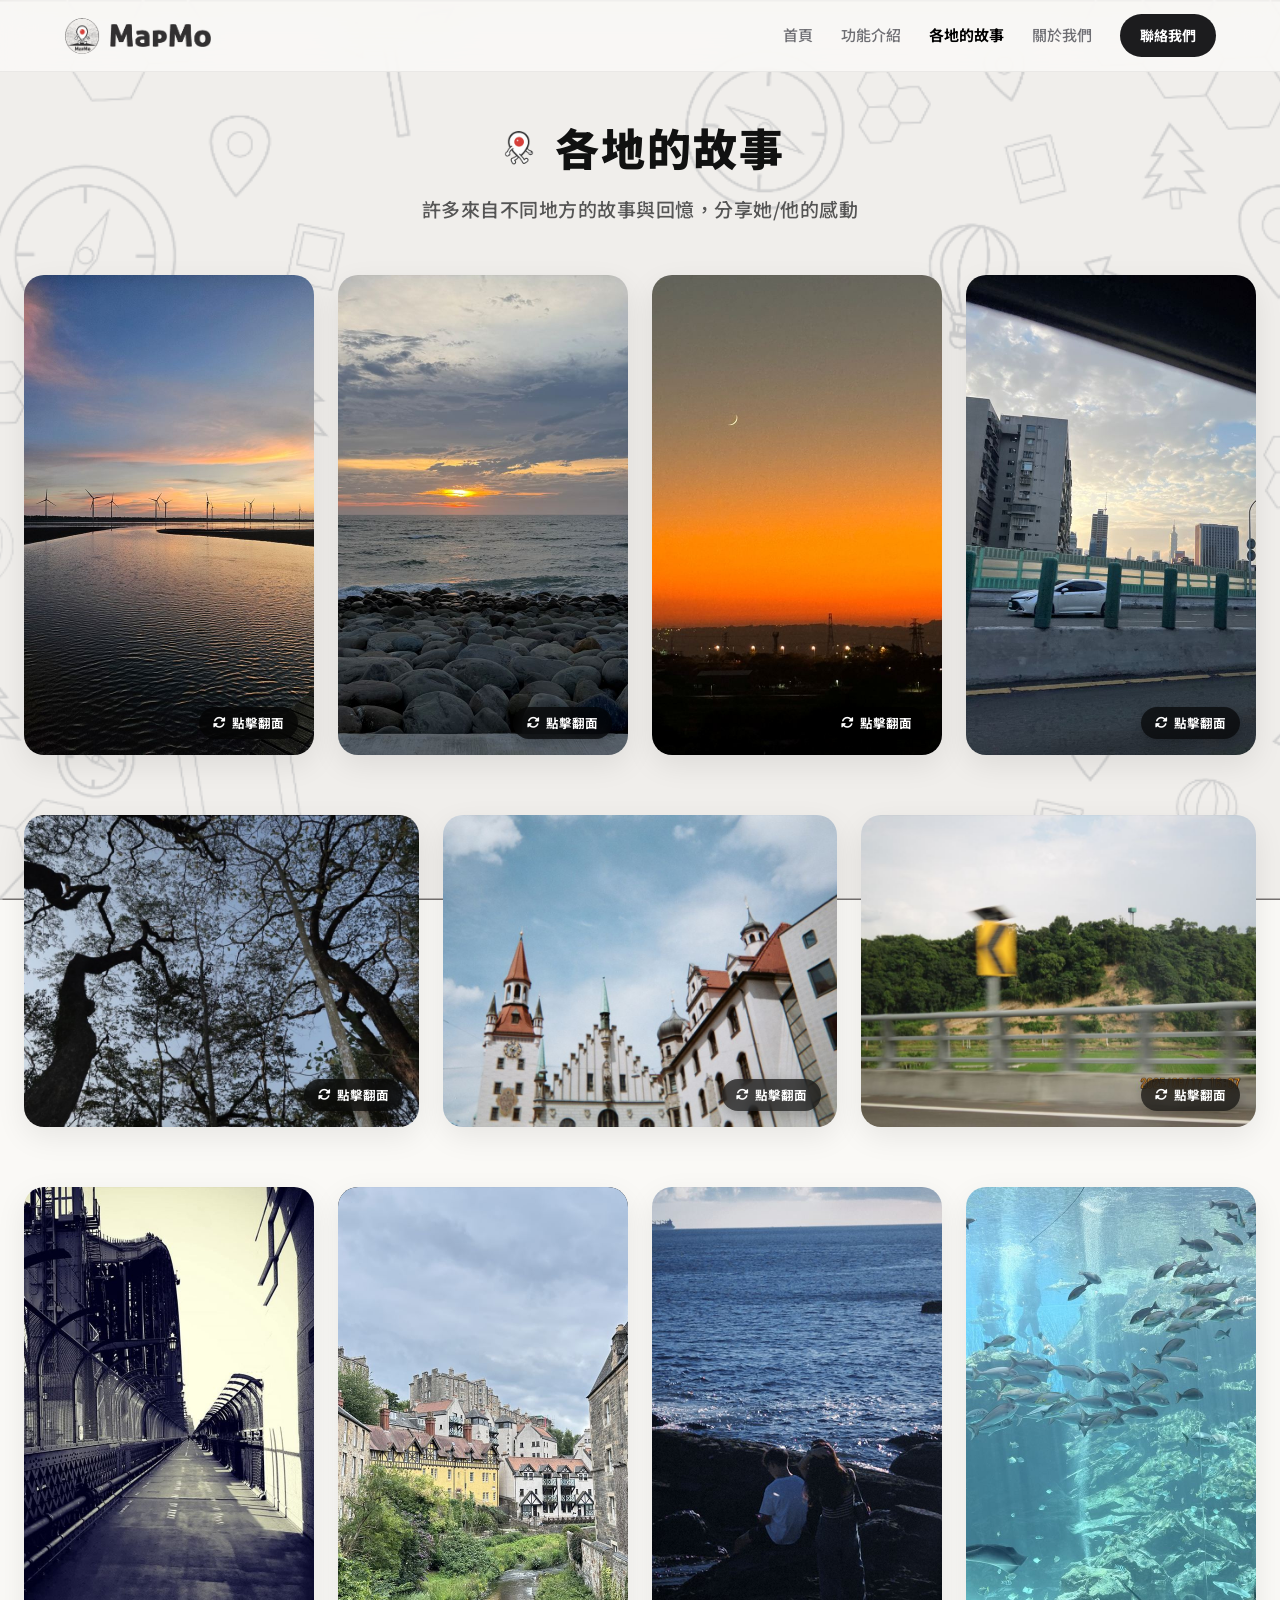
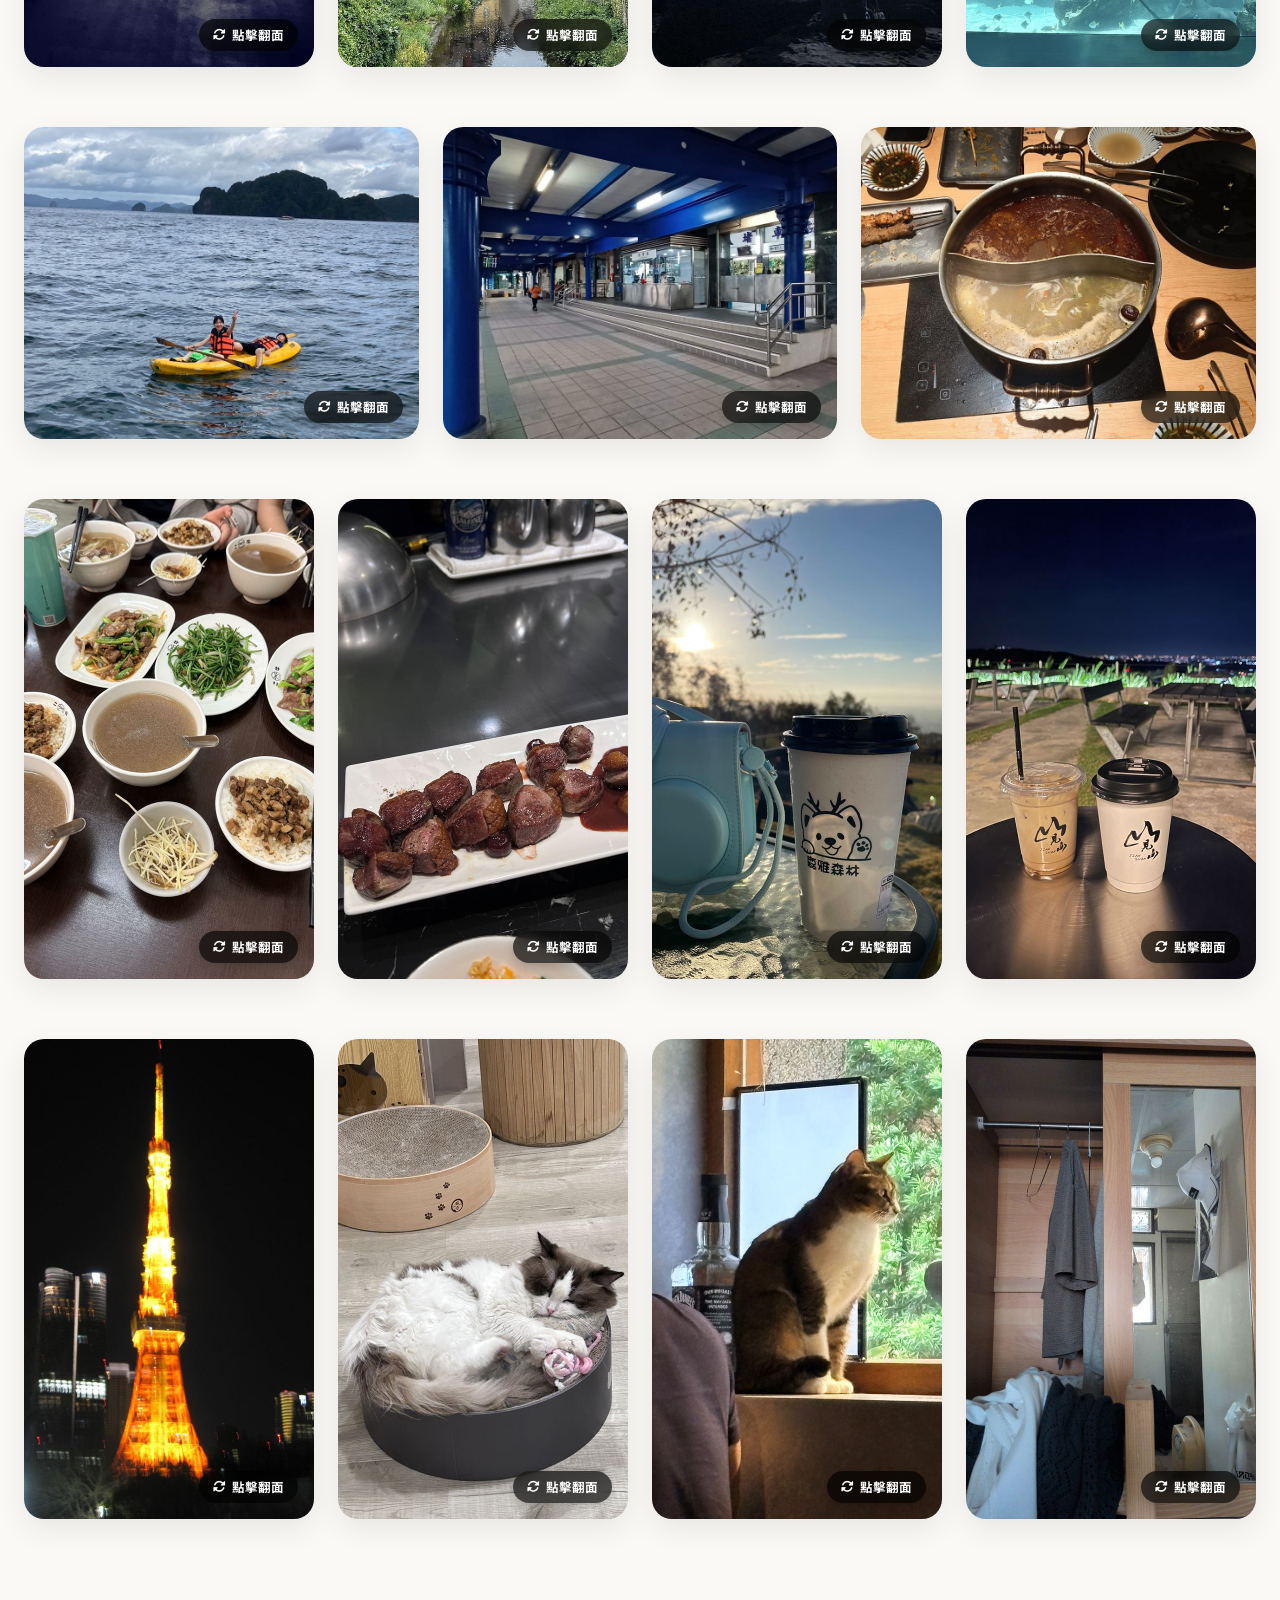
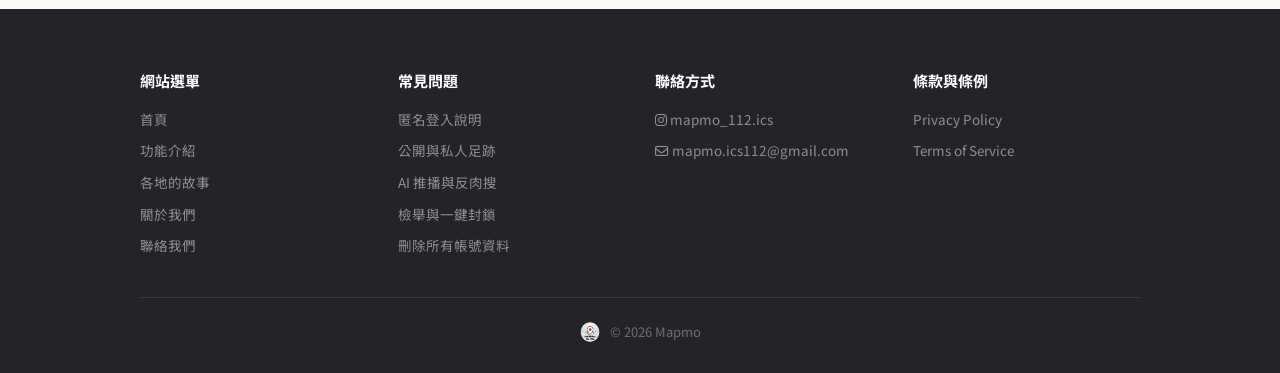
<file: post.html>
<!DOCTYPE html>
<html lang="zh-TW">

<head>
    <meta charset="UTF-8">
    <meta name="viewport" content="width=device-width, initial-scale=1.0, viewport-fit=cover">
    <meta name="text-scale" content="scale">
    <title>各地的故事 - MapMo | 許多來自不同地方的投稿者，分享她/他的回憶</title>
    <link rel="icon" type="image/png" href="assets/icon.png">
    <link rel="preconnect" href="https://fonts.googleapis.com">
    <link rel="preconnect" href="https://fonts.gstatic.com" crossorigin>
    <link
        href="https://fonts.googleapis.com/css2?family=Noto+Sans+TC:wght@300;400;500;700;900&family=Outfit:wght@400;600;800;900&display=swap"
        rel="stylesheet">
    <link rel="stylesheet" href="assets/vendor/fontawesome/css/all.min.css">
    <link rel="stylesheet" href="style.css?v=20261125_av1">
</head>

<body class="post-page">

    <!-- 1. 吸頂導覽列 (與其他頁面完全一致的標準白色 Navbar) -->
    <nav class="navbar" id="navbar">
        <div class="nav-container">
            <a href="index.html" class="logo-box">
                <div class="logo-avatar">
                    <img src="assets/icon.png" alt="MapMo Logo" class="logo-img" width="156" height="156" decoding="async">
                </div>
                <img src="assets/logo-text.png" alt="MapMo" class="logo-text-img" width="913" height="218" decoding="async">
            </a>

            <div class="nav-links" id="navLinks">
                <a href="index.html" class="nav-link">首頁</a>
                <a href="features.html" class="nav-link">功能介紹</a>
                <a href="post.html" class="nav-link active">各地的故事</a>
                <a href="about.html" class="nav-link">關於我們</a>
                <a href="contact.html" class="nav-btn-highlight">聯絡我們</a>
            </div>

            <button type="button" class="mobile-menu-toggle" id="menuToggle" aria-label="選單" aria-expanded="false" aria-controls="navLinks">
                <i class="fas fa-bars" aria-hidden="true"></i>
            </button>
        </div>
    </nav>

    <!-- 2. 投稿頁面開頭標題區 (Header Hero) -->
    <header class="post-header-hero">
        <div class="post-title-group">
            <img src="assets/post-icon-red.png" alt="MapMo Red Icon" class="post-title-icon" width="240" height="240" decoding="async">
            <h1 class="post-title-text">各地的故事</h1>
        </div>
        <p class="post-subtitle-text">許多來自不同地方的故事與回憶，分享她/他的感動</p>
    </header>

    <!-- 3. 可互動 3D 翻轉照片故事卡牌區塊 - 直向照片區 (Section 1: 4 Vertical Cards) -->
    <section class="post-cards-section">
        <div class="cards-container">

            <!-- Card 1: 台中高美濕地 -->
            <div class="flip-card" onclick="this.classList.toggle('flipped')">
                <div class="flip-card-inner">
                    <!-- 正面 (照片 1: 14.jpg 高美濕地) -->
                    <div class="flip-card-front">
                        <img src="assets/14.jpg" alt="台中高美濕地" class="card-img" width="720" height="960" decoding="async" fetchpriority="high">
                        <div class="flip-hint-badge"><i class="fas fa-sync-alt"></i> 點擊翻面</div>
                    </div>
                    <!-- 背面 (深灰色) -->
                    <div class="flip-card-back dark-theme">
                        <div class="card-back-header">
                            <span class="emo-tag"><img src="assets/y.png" class="emo-person-img" alt="快樂" width="128" height="128" decoding="async" loading="lazy"> 快樂</span>
                        </div>
                        <div class="card-back-body">
                            <p class="story-text">和前女友一起去過的海邊 當時的天氣很好 第一次一起去看日落時 那天的日落就留在過去美好的回憶裡面了</p>
                        </div>
                        <div class="card-back-footer">
                            <span class="location-label"><i class="far fa-compass"></i> 台中高美濕地</span>
                        </div>
                    </div>
                </div>
            </div>

            <!-- Card 2: 桃園市 -->
            <div class="flip-card" onclick="this.classList.toggle('flipped')">
                <div class="flip-card-inner">
                    <!-- 正面 (照片 2: 19.jpg 桃園市) -->
                    <div class="flip-card-front">
                        <img src="assets/19.jpg" alt="桃園市" class="card-img" width="720" height="960" decoding="async">
                        <div class="flip-hint-badge"><i class="fas fa-sync-alt"></i> 點擊翻面</div>
                    </div>
                    <!-- 背面 (淺米灰) -->
                    <div class="flip-card-back light-theme">
                        <div class="card-back-header">
                            <span class="emo-tag emo-anxious"><img src="assets/Red.png" class="emo-person-img" alt="焦慮" width="128" height="128" decoding="async" loading="lazy"> 焦慮</span>
                        </div>
                        <div class="card-back-body">
                            <p class="story-text">
                                那陣子剛好結束專題發表，工作、球隊上也面臨許多課題需要解決，使得我非常焦躁不安，看著海的遼闊，才發現我的煩惱不過是這世界上微小的存在，世界上還有更多美的地方值得出去發現，撫慰了我的壓抑已久的情緒。
                            </p>
                        </div>
                        <div class="card-back-footer">
                            <span class="location-label"><i class="far fa-compass"></i> 桃園市</span>
                        </div>
                    </div>
                </div>
            </div>

            <!-- Card 3: 臺中市沙鹿區竹林里 -->
            <div class="flip-card" onclick="this.classList.toggle('flipped')">
                <div class="flip-card-inner">
                    <!-- 正面 (照片 3: 21.jpg 沙鹿區竹林里) -->
                    <div class="flip-card-front">
                        <img src="assets/21.jpg" alt="臺中市沙鹿區竹林里" class="card-img" width="720" height="960" decoding="async" loading="lazy">
                        <div class="flip-hint-badge"><i class="fas fa-sync-alt"></i> 點擊翻面</div>
                    </div>
                    <!-- 背面 (深灰色) -->
                    <div class="flip-card-back dark-theme">
                        <div class="card-back-header">
                            <span class="emo-tag"><img src="assets/y.png" class="emo-person-img" alt="快樂" width="128" height="128" decoding="async" loading="lazy"> 快樂</span>
                        </div>
                        <div class="card-back-body">
                            <p class="story-text">當下很放鬆也很幸福 跟朋友們一起 看著美麗的天空</p>
                        </div>
                        <div class="card-back-footer">
                            <span class="location-label"><i class="far fa-compass"></i> 臺中市沙鹿區竹林里</span>
                        </div>
                    </div>
                </div>
            </div>

            <!-- Card 4: 建國高架橋快速道路 -->
            <div class="flip-card" onclick="this.classList.toggle('flipped')">
                <div class="flip-card-inner">
                    <!-- 正面 (照片 4: 24.jpg 建國高架橋快速道路) -->
                    <div class="flip-card-front">
                        <img src="assets/24.jpg" alt="建國高架橋快速道路" class="card-img" width="720" height="960" decoding="async" loading="lazy">
                        <div class="flip-hint-badge"><i class="fas fa-sync-alt"></i> 點擊翻面</div>
                    </div>
                    <!-- 背面 (淺米灰) -->
                    <div class="flip-card-back light-theme">
                        <div class="card-back-header">
                            <span class="emo-tag"><img src="assets/y.png" class="emo-person-img" alt="快樂" width="128" height="128" decoding="async" loading="lazy"> 快樂</span>
                        </div>
                        <div class="card-back-body">
                            <p class="story-text">5/30 清晨 5:38 建國高架快速道路 我覺的天空雲很美麗所以拍照下來</p>
                        </div>
                        <div class="card-back-footer">
                            <span class="location-label"><i class="far fa-compass"></i> 建國高架橋快速道路</span>
                        </div>
                    </div>
                </div>
            </div>

        </div>
    </section>

    <!-- 4. 橫向照片專用 3 欄網格排版區 (Section 2: 3 Landscape Cards) -->
    <section class="post-cards-section" style="margin-top: -30px;">
        <div class="cards-container landscape-grid">

            <!-- 橫向卡牌 1: 高雄市美濃區 雙溪熱帶樹木園 -->
            <div class="flip-card landscape" onclick="this.classList.toggle('flipped')">
                <div class="flip-card-inner">
                    <!-- 正面照片 (18.jpg 高雄美濃樹木園) -->
                    <div class="flip-card-front">
                        <img src="assets/18.jpg" alt="高雄市美濃區 雙溪熱帶樹木園" class="card-img" width="960" height="720" decoding="async" loading="lazy">
                        <div class="flip-hint-badge"><i class="fas fa-sync-alt"></i> 點擊翻面</div>
                    </div>
                    <!-- 背面 (淺米灰) -->
                    <div class="flip-card-back light-theme">
                        <div class="card-back-header">
                            <span class="emo-tag"><img src="assets/g.png" class="emo-person-img" alt="沒有特定情緒" width="128" height="128" decoding="async" loading="lazy"> 沒有特定情緒</span>
                        </div>
                        <div class="card-back-body">
                            <p class="story-text">待在大自然中，能感覺時間慢慢放緩，回歸正常秩序，城市生活中各種壓迫感被撫平。</p>
                        </div>
                        <div class="card-back-footer">
                            <span class="location-label"><i class="far fa-compass"></i> 高雄市美濃區 雙溪熱帶樹木園</span>
                        </div>
                    </div>
                </div>
            </div>

            <!-- 橫向卡牌 2: Marienplatz, München -->
            <div class="flip-card landscape" onclick="this.classList.toggle('flipped')">
                <div class="flip-card-inner">
                    <!-- 正面照片 (9.jpg Marienplatz, München) -->
                    <div class="flip-card-front">
                        <img src="assets/9.jpg" alt="Marienplatz, München" class="card-img" width="960" height="720" decoding="async" loading="lazy">
                        <div class="flip-hint-badge"><i class="fas fa-sync-alt"></i> 點擊翻面</div>
                    </div>
                    <!-- 背面 (深灰色) -->
                    <div class="flip-card-back dark-theme">
                        <div class="card-back-header">
                            <span class="emo-tag"><img src="assets/y.png" class="emo-person-img" alt="快樂" width="128" height="128" decoding="async" loading="lazy"> 快樂</span>
                        </div>
                        <div class="card-back-body">
                            <p class="story-text">世界很大，而我找到心靈的故鄉，總有一天還是會回到那</p>
                        </div>
                        <div class="card-back-footer">
                            <span class="location-label"><i class="far fa-compass"></i> Marienplatz, München</span>
                        </div>
                    </div>
                </div>
            </div>

            <!-- 橫向卡牌 3: 台灣 353004 苗栗縣 南庄鄉 里金館 -->
            <div class="flip-card landscape" onclick="this.classList.toggle('flipped')">
                <div class="flip-card-inner">
                    <!-- 正面照片 (13.jpg 苗栗南庄里金館) -->
                    <div class="flip-card-front">
                        <img src="assets/13.jpg" alt="苗栗縣 南庄鄉 里金館" class="card-img" width="960" height="720" decoding="async" loading="lazy">
                        <div class="flip-hint-badge"><i class="fas fa-sync-alt"></i> 點擊翻面</div>
                    </div>
                    <!-- 背面 (淺米灰) -->
                    <div class="flip-card-back light-theme">
                        <div class="card-back-header">
                            <span class="emo-tag"><img src="assets/y.png" class="emo-person-img" alt="快樂" width="128" height="128" decoding="async" loading="lazy"> 快樂</span>
                        </div>
                        <div class="card-back-body">
                            <p class="story-text">與家人相處的快樂回憶</p>
                        </div>
                        <div class="card-back-footer">
                            <span class="location-label"><i class="far fa-compass"></i> 台灣 353004 苗栗縣 南庄鄉 里金館</span>
                        </div>
                    </div>
                </div>
            </div>

        </div>
    </section>

    <!-- 5. 延伸直向照片區塊 (Section 3: 4 Vertical Cards) -->
    <section class="post-cards-section" style="margin-top: -30px;">
        <div class="cards-container">

            <!-- Card 3-1: 澳洲的雪梨大橋上 -->
            <div class="flip-card" onclick="this.classList.toggle('flipped')">
                <div class="flip-card-inner">
                    <div class="flip-card-front">
                        <img src="assets/3.jpg" alt="澳洲的雪梨大橋上" class="card-img" width="720" height="960" decoding="async" loading="lazy">
                        <div class="flip-hint-badge"><i class="fas fa-sync-alt"></i> 點擊翻面</div>
                    </div>
                    <div class="flip-card-back dark-theme">
                        <div class="card-back-header">
                            <span class="emo-tag"><img src="assets/y.png" class="emo-person-img" alt="快樂" width="128" height="128" decoding="async" loading="lazy"> 快樂</span>
                        </div>
                        <div class="card-back-body">
                            <p class="story-text">讓我知道要不斷的進步能達到自己任何想去的地方</p>
                        </div>
                        <div class="card-back-footer">
                            <span class="location-label"><i class="far fa-compass"></i> 澳洲的雪梨大橋上</span>
                        </div>
                    </div>
                </div>
            </div>

            <!-- Card 3-2: 英國愛丁堡 -->
            <div class="flip-card" onclick="this.classList.toggle('flipped')">
                <div class="flip-card-inner">
                    <div class="flip-card-front">
                        <img src="assets/20.jpg" alt="英國愛丁堡" class="card-img" width="720" height="960" decoding="async" loading="lazy">
                        <div class="flip-hint-badge"><i class="fas fa-sync-alt"></i> 點擊翻面</div>
                    </div>
                    <div class="flip-card-back light-theme">
                        <div class="card-back-header">
                            <span class="emo-tag"><img src="assets/y.png" class="emo-person-img" alt="快樂" width="128" height="128" decoding="async" loading="lazy"> 快樂</span>
                        </div>
                        <div class="card-back-body">
                            <p class="story-text">
                                因為是第一次獨自去到別的國家，而且語言文化飲食習慣都給台灣有很大的不同，能夠在那邊生活一個月，對我來說是一個很大的挑戰和成長，很高興自己能成長很多！🤍</p>
                        </div>
                        <div class="card-back-footer">
                            <span class="location-label"><i class="far fa-compass"></i> 英國愛丁堡</span>
                        </div>
                    </div>
                </div>
            </div>

            <!-- Card 3-3: 基隆海邊 -->
            <div class="flip-card" onclick="this.classList.toggle('flipped')">
                <div class="flip-card-inner">
                    <div class="flip-card-front">
                        <img src="assets/2.jpg" alt="基隆海邊" class="card-img" width="720" height="960" decoding="async" loading="lazy">
                        <div class="flip-hint-badge"><i class="fas fa-sync-alt"></i> 點擊翻面</div>
                    </div>
                    <div class="flip-card-back dark-theme">
                        <div class="card-back-header">
                            <span class="emo-tag"><img src="assets/y.png" class="emo-person-img" alt="快樂" width="128" height="128" decoding="async" loading="lazy"> 快樂</span>
                        </div>
                        <div class="card-back-body">
                            <p class="story-text">樸實無華 輕鬆自在</p>
                        </div>
                        <div class="card-back-footer">
                            <span class="location-label"><i class="far fa-compass"></i> 基隆海邊</span>
                        </div>
                    </div>
                </div>
            </div>

            <!-- Card 3-4: 桃園市中壢區青埔里 春德路105號 -->
            <div class="flip-card" onclick="this.classList.toggle('flipped')">
                <div class="flip-card-inner">
                    <div class="flip-card-front">
                        <img src="assets/4.jpg" alt="桃園市中壢區青埔里 春德路105號" class="card-img" width="720" height="960" decoding="async" loading="lazy">
                        <div class="flip-hint-badge"><i class="fas fa-sync-alt"></i> 點擊翻面</div>
                    </div>
                    <div class="flip-card-back light-theme">
                        <div class="card-back-header">
                            <span class="emo-tag"><img src="assets/y.png" class="emo-person-img" alt="快樂" width="128" height="128" decoding="async" loading="lazy"> 快樂</span>
                        </div>
                        <div class="card-back-body">
                            <p class="story-text">那天很久違地跟家人在一起</p>
                        </div>
                        <div class="card-back-footer">
                            <span class="location-label"><i class="far fa-compass"></i> 桃園市中壢區青埔里 春德路105號</span>
                        </div>
                    </div>
                </div>
            </div>

        </div>
    </section>

    <!-- 6. 延伸橫向照片區塊 (Section 4: Row 1 - 3 Landscape Cards) -->
    <section class="post-cards-section" style="margin-top: -30px;">
        <div class="cards-container landscape-grid">

            <!-- Card 4-1: 菲律賓愛妮島 -->
            <div class="flip-card landscape" onclick="this.classList.toggle('flipped')">
                <div class="flip-card-inner">
                    <div class="flip-card-front">
                        <img src="assets/26.jpg" alt="菲律賓愛妮島" class="card-img" width="960" height="720" decoding="async" loading="lazy">
                        <div class="flip-hint-badge"><i class="fas fa-sync-alt"></i> 點擊翻面</div>
                    </div>
                    <div class="flip-card-back light-theme">
                        <div class="card-back-header">
                            <span class="emo-tag"><img src="assets/y.png" class="emo-person-img" alt="快樂" width="128" height="128" decoding="async" loading="lazy"> 快樂</span>
                        </div>
                        <div class="card-back-body">
                            <p class="story-text">看到照片時覺得太好笑了😄覺得能匿名分享給大家真的很棒，博君一笑！
                            </p>
                        </div>
                        <div class="card-back-footer">
                            <span class="location-label"><i class="far fa-compass"></i> 菲律賓愛妮島</span>
                        </div>
                    </div>
                </div>
            </div>

            <!-- Card 4-2: 基隆市暖暖區八南里八堵路142號 -->
            <div class="flip-card landscape" onclick="this.classList.toggle('flipped')">
                <div class="flip-card-inner">
                    <div class="flip-card-front">
                        <img src="assets/23.jpg" alt="基隆市暖暖區八南里八堵路142號" class="card-img" width="960" height="720" decoding="async" loading="lazy">
                        <div class="flip-hint-badge"><i class="fas fa-sync-alt"></i> 點擊翻面</div>
                    </div>
                    <div class="flip-card-back dark-theme">
                        <div class="card-back-header">
                            <span class="emo-tag"><img src="assets/y.png" class="emo-person-img" alt="快樂" width="128" height="128" decoding="async" loading="lazy"> 快樂</span>
                        </div>
                        <div class="card-back-body">
                            <p class="story-text">它不僅僅是一個車站，而是承載歲月時光的地方</p>
                        </div>
                        <div class="card-back-footer">
                            <span class="location-label"><i class="far fa-compass"></i> 基隆市暖暖區八南里八堵路142號</span>
                        </div>
                    </div>
                </div>
            </div>

            <!-- Card 4-3: 330台灣桃園市桃園區大有路446號 -->
            <div class="flip-card landscape" onclick="this.classList.toggle('flipped')">
                <div class="flip-card-inner">
                    <div class="flip-card-front">
                        <img src="assets/11.jpg" alt="330台灣桃園市桃園區大有路446號" class="card-img" width="960" height="720" decoding="async" loading="lazy">
                        <div class="flip-hint-badge"><i class="fas fa-sync-alt"></i> 點擊翻面</div>
                    </div>
                    <div class="flip-card-back light-theme">
                        <div class="card-back-header">
                            <span class="emo-tag"><img src="assets/y.png" class="emo-person-img" alt="快樂" width="128" height="128" decoding="async" loading="lazy"> 快樂</span>
                        </div>
                        <div class="card-back-body">
                            <p class="story-text">跟很難得見面的好姐妹們一起吃了一頓難得的大餐，我們可能太餓，也顧著聊天，根本忘記拍就開始暴吃，吃完了才發現一張照都沒拍，可能跟好姐妹出去就是這樣，總是會忘記留下記憶，只會記在心裡❤️</p>
                        </div>
                        <div class="card-back-footer">
                            <span class="location-label"><i class="far fa-compass"></i> 330台灣桃園市桃園區大有路446號</span>
                        </div>
                    </div>
                </div>
            </div>

        </div>
    </section>

    <!-- 7. 延伸直向照片區塊 (Section 5: Row 2 - 4 Vertical Cards) -->
    <section class="post-cards-section" style="margin-top: -30px;">
        <div class="cards-container">

            <!-- Card 5-1: 臺南市安平區安平路574號 -->
            <div class="flip-card" onclick="this.classList.toggle('flipped')">
                <div class="flip-card-inner">
                    <div class="flip-card-front">
                        <img src="assets/8.jpg" alt="臺南市安平區安平路574號" class="card-img" width="720" height="960" decoding="async" loading="lazy">
                        <div class="flip-hint-badge"><i class="fas fa-sync-alt"></i> 點擊翻面</div>
                    </div>
                    <div class="flip-card-back dark-theme">
                        <div class="card-back-header">
                            <span class="emo-tag"><img src="assets/y.png" class="emo-person-img" alt="快樂" width="128" height="128" decoding="async" loading="lazy"> 快樂</span>
                        </div>
                        <div class="card-back-body">
                            <p class="story-text">喝過這麼多家台南牛肉湯，這一家的最最最好吃，好想再去台南喔</p>
                        </div>
                        <div class="card-back-footer">
                            <span class="location-label"><i class="far fa-compass"></i> 臺南市安平區安平路574號</span>
                        </div>
                    </div>
                </div>
            </div>

            <!-- Card 5-2: 夏慕尼 -->
            <div class="flip-card" onclick="this.classList.toggle('flipped')">
                <div class="flip-card-inner">
                    <div class="flip-card-front">
                        <img src="assets/22.jpg" alt="夏慕尼" class="card-img" width="720" height="960" decoding="async" loading="lazy">
                        <div class="flip-hint-badge"><i class="fas fa-sync-alt"></i> 點擊翻面</div>
                    </div>
                    <div class="flip-card-back light-theme">
                        <div class="card-back-header">
                            <span class="emo-tag"><img src="assets/y.png" class="emo-person-img" alt="快樂" width="128" height="128" decoding="async" loading="lazy"> 快樂</span>
                        </div>
                        <div class="card-back-body">
                            <p class="story-text"></p>
                        </div>
                        <div class="card-back-footer">
                            <span class="location-label"><i class="far fa-compass"></i> 夏慕尼</span>
                        </div>
                    </div>
                </div>
            </div>

            <!-- Card 5-3: 鹿雅森林 -->
            <div class="flip-card" onclick="this.classList.toggle('flipped')">
                <div class="flip-card-inner">
                    <div class="flip-card-front">
                        <img src="assets/6.jpg" alt="鹿雅森林" class="card-img" width="720" height="960" decoding="async" loading="lazy">
                        <div class="flip-hint-badge"><i class="fas fa-sync-alt"></i> 點擊翻面</div>
                    </div>
                    <div class="flip-card-back dark-theme">
                        <div class="card-back-header">
                            <span class="emo-tag"><img src="assets/y.png" class="emo-person-img" alt="快樂" width="128" height="128" decoding="async" loading="lazy"> 快樂</span>
                        </div>
                        <div class="card-back-body">
                            <p class="story-text">一個遙不可及的回憶</p>
                        </div>
                        <div class="card-back-footer">
                            <span class="location-label"><i class="far fa-compass"></i> 鹿雅森林</span>
                        </div>
                    </div>
                </div>
            </div>

            <!-- Card 5-4: 桃園市龍潭區楊銅路二段562巷 -->
            <div class="flip-card" onclick="this.classList.toggle('flipped')">
                <div class="flip-card-inner">
                    <div class="flip-card-front">
                        <img src="assets/7.jpg" alt="桃園市龍潭區楊銅路二段562巷" class="card-img" width="720" height="960" decoding="async" loading="lazy">
                        <div class="flip-hint-badge"><i class="fas fa-sync-alt"></i> 點擊翻面</div>
                    </div>
                    <div class="flip-card-back light-theme">
                        <div class="card-back-header">
                            <span class="emo-tag"><img src="assets/y.png" class="emo-person-img" alt="快樂" width="128" height="128" decoding="async" loading="lazy"> 快樂</span>
                        </div>
                        <div class="card-back-body">
                            <p class="story-text">夜景很美</p>
                        </div>
                        <div class="card-back-footer">
                            <span class="location-label"><i class="far fa-compass"></i> 桃園市龍潭區楊銅路二段562巷</span>
                        </div>
                    </div>
                </div>
            </div>

        </div>
    </section>

    <!-- 8. 延伸直向照片區塊 (Section 6: Row 3 - 4 Vertical Cards) -->
    <section class="post-cards-section" style="margin-top: -30px;">
        <div class="cards-container">

            <!-- Card 6-1: 日本東京都港區芝公園四丁目2番8號 -->
            <div class="flip-card" onclick="this.classList.toggle('flipped')">
                <div class="flip-card-inner">
                    <div class="flip-card-front">
                        <img src="assets/5.jpg" alt="日本東京都港區芝公園四丁目2番8號" class="card-img" width="720" height="960" decoding="async" loading="lazy">
                        <div class="flip-hint-badge"><i class="fas fa-sync-alt"></i> 點擊翻面</div>
                    </div>
                    <div class="flip-card-back light-theme">
                        <div class="card-back-header">
                            <span class="emo-tag"><img src="assets/y.png" class="emo-person-img" alt="快樂" width="128" height="128" decoding="async" loading="lazy"> 快樂</span>
                        </div>
                        <div class="card-back-body">
                            <p class="story-text">打卡Cortis拍照地點非常幸福🥞</p>
                        </div>
                        <div class="card-back-footer">
                            <span class="location-label"><i class="far fa-compass"></i> 日本東京都港區芝公園四丁目2番8號</span>
                        </div>
                    </div>
                </div>
            </div>

            <!-- Card 6-2: 台中市西屯區 -->
            <div class="flip-card" onclick="this.classList.toggle('flipped')">
                <div class="flip-card-inner">
                    <div class="flip-card-front">
                        <img src="assets/12.jpg" alt="台中市西屯區" class="card-img" width="720" height="960" decoding="async" loading="lazy">
                        <div class="flip-hint-badge"><i class="fas fa-sync-alt"></i> 點擊翻面</div>
                    </div>
                    <div class="flip-card-back dark-theme">
                        <div class="card-back-header">
                            <span class="emo-tag"><img src="assets/y.png" class="emo-person-img" alt="快樂" width="128" height="128" decoding="async" loading="lazy"> 快樂</span>
                        </div>
                        <div class="card-back-body">
                            <p class="story-text"></p>
                        </div>
                        <div class="card-back-footer">
                            <span class="location-label"><i class="far fa-compass"></i> 台中市西屯區</span>
                        </div>
                    </div>
                </div>
            </div>

            <!-- Card 6-3: 臺北市大安區忠孝東路四段248巷29號 -->
            <div class="flip-card" onclick="this.classList.toggle('flipped')">
                <div class="flip-card-inner">
                    <div class="flip-card-front">
                        <img src="assets/16.jpg" alt="臺北市大安區忠孝東路四段248巷29號" class="card-img" width="720" height="960" decoding="async" loading="lazy">
                        <div class="flip-hint-badge"><i class="fas fa-sync-alt"></i> 點擊翻面</div>
                    </div>
                    <div class="flip-card-back light-theme">
                        <div class="card-back-header">
                            <span class="emo-tag"><img src="assets/y.png" class="emo-person-img" alt="快樂" width="128" height="128" decoding="async" loading="lazy"> 快樂</span>
                        </div>
                        <div class="card-back-body">
                            <p class="story-text">享用美食配著可愛貓咪，可謂是非常享受</p>
                        </div>
                        <div class="card-back-footer">
                            <span class="location-label"><i class="far fa-compass"></i> 臺北市大安區忠孝東路四段248巷29號</span>
                        </div>
                    </div>
                </div>
            </div>

            <!-- Card 6-4: 台北市文山區試院路83號 -->
            <div class="flip-card" onclick="this.classList.toggle('flipped')">
                <div class="flip-card-inner">
                    <div class="flip-card-front">
                        <img src="assets/25.jpg" alt="台北市文山區試院路83號" class="card-img" width="720" height="960" decoding="async" loading="lazy">
                        <div class="flip-hint-badge"><i class="fas fa-sync-alt"></i> 點擊翻面</div>
                    </div>
                    <div class="flip-card-back dark-theme">
                        <div class="card-back-header">
                            <span class="emo-tag emo-anxious"><img src="assets/Red.png" class="emo-person-img" alt="焦慮" width="128" height="128" decoding="async" loading="lazy"> 焦慮</span>
                        </div>
                        <div class="card-back-body">
                            <p class="story-text">
                                在這麼小的房間裡，即使環境簡陋，但我的內心依舊澎湃，每天出門前都會站在這鏡子前，裡面的自己將決定一整天的狀態和情緒，大部分是焦慮的，但也總會期待某幾天突然來的自信和快樂，鏡前和鏡中哪個才是真的我。
                            </p>
                        </div>
                        <div class="card-back-footer">
                            <span class="location-label"><i class="far fa-compass"></i> 台北市文山區試院路83號</span>
                        </div>
                    </div>
                </div>
            </div>

        </div>
    </section>

    <!-- 4. 頁尾 -->
    <footer class="site-footer">
        <div class="footer-container">
            <div class="pdf-footer-row">
                <div class="pdf-footer-col">
                    <h4 class="pdf-footer-heading">網站選單</h4>
                    <ul class="pdf-footer-list">
                        <li><a href="index.html">首頁</a></li>
                        <li><a href="features.html">功能介紹</a></li>
                        <li><a href="post.html">各地的故事</a></li>
                        <li><a href="about.html">關於我們</a></li>
                        <li><a href="contact.html">聯絡我們</a></li>
                    </ul>
                </div>
                <div class="pdf-footer-col">
                    <h4 class="pdf-footer-heading">常見問題</h4>
                    <ul class="pdf-footer-list">
                        <li><a href="faq.html#faq-anonymous">匿名登入說明</a></li>
                        <li><a href="faq.html#faq-visibility">公開與私人足跡</a></li>
                        <li><a href="faq.html#faq-ai-vibe">AI 推播與反肉搜</a></li>
                        <li><a href="faq.html#faq-safety">檢舉與一鍵封鎖</a></li>
                        <li><a href="faq.html#faq-delete">刪除所有帳號資料</a></li>
                    </ul>
                </div>
                <div class="pdf-footer-col">
                    <h4 class="pdf-footer-heading">聯絡方式</h4>
                    <ul class="pdf-footer-list">
                        <li><i class="fab fa-instagram"></i> <a href="https://instagram.com/mapmo_112.ics"
                                target="_blank">mapmo_112.ics</a></li>
                        <li><i class="far fa-envelope"></i> <a
                                href="mailto:mapmo.ics112@gmail.com">mapmo.ics112@gmail.com</a></li>
                    </ul>
                </div>
                <div class="pdf-footer-col">
                    <h4 class="pdf-footer-heading">條款與條例</h4>
                    <ul class="pdf-footer-list">
                        <li><a href="privacy-policy.html" target="_blank">Privacy Policy</a></li>
                        <li><a href="terms-of-service.html" target="_blank">Terms of Service</a></li>
                    </ul>
                </div>
            </div>

            <div class="pdf-footer-bottom">
                <img src="assets/icon.png" class="pdf-footer-mini-logo" alt="Logo" width="156" height="156" decoding="async" loading="lazy">
                <span>© 2026 Mapmo</span>
            </div>
        </div>
    </footer>

    <script defer src="script.js?v=20261116_faq2"></script>
</body>

</html>
</file>
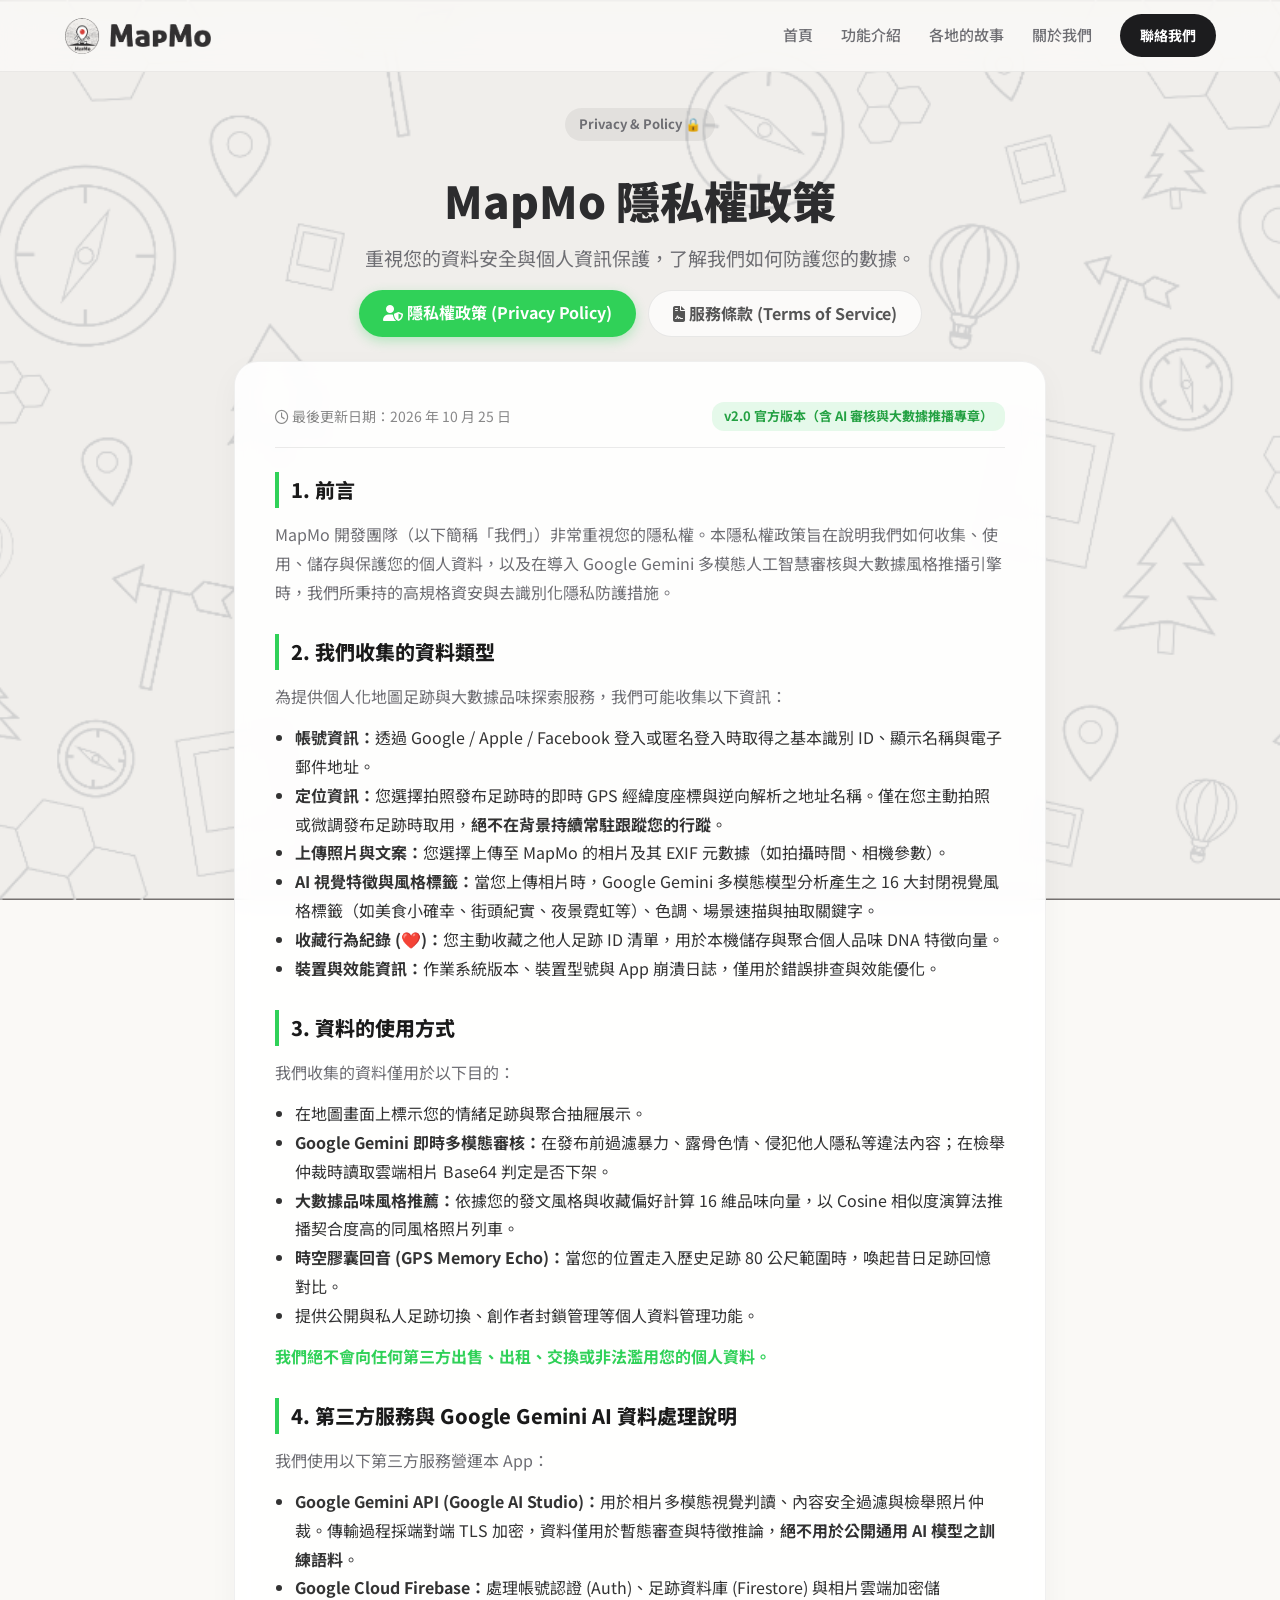
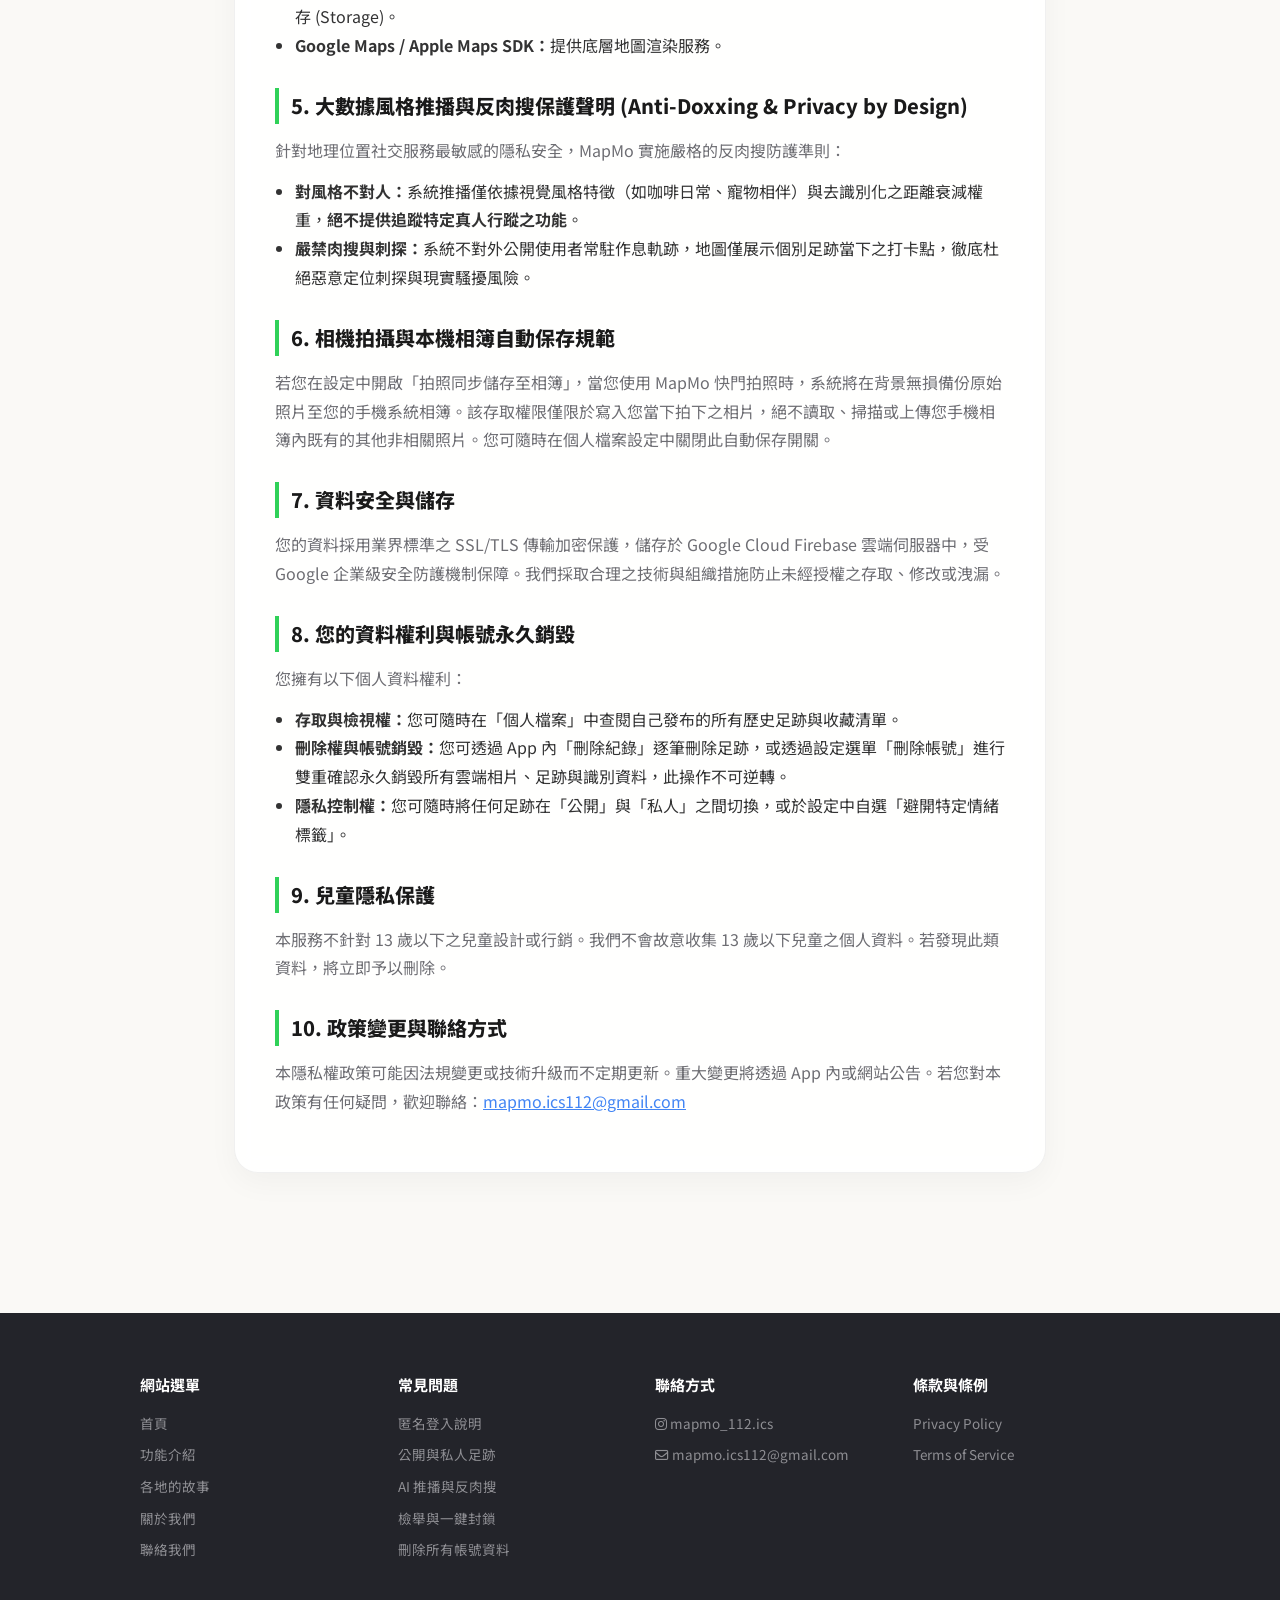
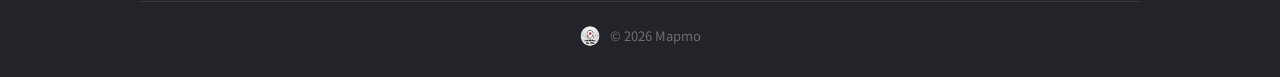
<file: privacy-policy.html>
<!DOCTYPE html>
<html lang="zh-TW">
<head>
    <meta charset="UTF-8">
    <meta name="viewport" content="width=device-width, initial-scale=1.0, viewport-fit=cover">
    <meta name="text-scale" content="scale">
    <title>MapMo 隱私權政策 | Privacy Policy</title>
    <link rel="icon" type="image/png" href="assets/icon.png">
    
    <!-- Google Fonts -->
    <link rel="preconnect" href="https://fonts.googleapis.com">
    <link rel="preconnect" href="https://fonts.gstatic.com" crossorigin>
    <link href="https://fonts.googleapis.com/css2?family=Noto+Sans+TC:wght@400;500;700;900&family=Plus+Jakarta+Sans:wght@500;700;800&display=swap" rel="stylesheet">
    
    <!-- FontAwesome Icons -->
    <link rel="stylesheet" href="assets/vendor/fontawesome/css/all.min.css">
    
    <!-- Custom CSS -->
    <link rel="stylesheet" href="style.css?v=20261121_f1">
</head>
<body class="legal-page">

    <!-- 1. 頂部導覽列 (Navbar) -->
    <nav class="navbar" id="navbar">
        <div class="nav-container">
            <a href="index.html" class="logo-box">
                <div class="logo-avatar">
                    <img src="assets/icon.png" alt="MapMo Logo" class="logo-img">
                </div>
                <img src="assets/logo-text.png" alt="MapMo" class="logo-text-img">
            </a>

            <div class="nav-links" id="navLinks">
                <a href="index.html" class="nav-link">首頁</a>
                <a href="features.html" class="nav-link">功能介紹</a>
                <a href="post.html" class="nav-link">各地的故事</a>
                <a href="about.html" class="nav-link">關於我們</a>
                <a href="contact.html" class="nav-btn-highlight">聯絡我們</a>
            </div>

            <button type="button" class="mobile-menu-toggle" id="menuToggle" aria-label="選單" aria-expanded="false" aria-controls="navLinks">
                <i class="fas fa-bars" aria-hidden="true"></i>
            </button>
        </div>
    </nav>

    <!-- 2. 頁面 Header Banner -->
    <header class="page-header-banner">
        <div class="section-container">
            <span class="section-tag">Privacy & Policy 🔒</span>
            <h1 class="page-title">MapMo 隱私權政策</h1>
            <p class="page-subtitle">重視您的資料安全與個人資訊保護，了解我們如何防護您的數據。</p>
        </div>
    </header>

    <!-- 3. 條款主體區塊 -->
    <section class="legal-section page-body-padding">
        <div class="section-container" style="max-width: 860px;">
            
            <!-- 條款切換頁籤 (Policy Switcher Tabs) -->
            <div class="policy-tab-bar" style="display: flex; gap: 12px; margin-bottom: 24px; justify-content: center;">
                <a href="privacy-policy.html" class="policy-tab-btn active" style="padding: 10px 24px; border-radius: 30px; background: #30D158; color: #FFF; font-weight: 700; text-decoration: none; box-shadow: 0 4px 12px rgba(48, 209, 88, 0.3);">
                    <i class="fas fa-user-shield"></i> 隱私權政策 (Privacy Policy)
                </a>
                <a href="terms-of-service.html" class="policy-tab-btn" style="padding: 10px 24px; border-radius: 30px; background: rgba(255,255,255,0.7); color: #555; font-weight: 700; text-decoration: none; border: 1px solid rgba(0,0,0,0.08); transition: all 0.2s;">
                    <i class="fas fa-file-contract"></i> 服務條款 (Terms of Service)
                </a>
            </div>

            <!-- 條款內文 Glassmorphism Card -->
            <div class="about-vision-card" style="text-align: left; padding: 40px;">
                <div class="legal-meta-bar" style="border-bottom: 1px solid rgba(0,0,0,0.08); padding-bottom: 16px; margin-bottom: 24px;">
                    <span style="font-size: 14px; color: #888;"><i class="far fa-clock"></i> 最後更新日期：2026 年 10 月 25 日</span>
                    <span style="font-size: 13px; background: rgba(48,209,88,0.12); color: #24A143; padding: 4px 12px; border-radius: 12px; font-weight: 700;">v2.0 官方版本（含 AI 審核與大數據推播專章）</span>
                </div>

                <div class="legal-content-body" style="line-height: 1.8; color: #333;">
                    <h2 style="font-size: 20px; font-weight: 800; color: #1a1a1a; margin-top: 24px; margin-bottom: 12px; border-left: 4px solid #30D158; padding-left: 12px;">1. 前言</h2>
                    <p style="margin-bottom: 16px;">MapMo 開發團隊（以下簡稱「我們」）非常重視您的隱私權。本隱私權政策旨在說明我們如何收集、使用、儲存與保護您的個人資料，以及在導入 Google Gemini 多模態人工智慧審核與大數據風格推播引擎時，我們所秉持的高規格資安與去識別化隱私防護措施。</p>

                    <h2 style="font-size: 20px; font-weight: 800; color: #1a1a1a; margin-top: 28px; margin-bottom: 12px; border-left: 4px solid #30D158; padding-left: 12px;">2. 我們收集的資料類型</h2>
                    <p style="margin-bottom: 12px;">為提供個人化地圖足跡與大數據品味探索服務，我們可能收集以下資訊：</p>
                    <ul style="padding-left: 20px; margin-bottom: 16px;">
                        <li><strong>帳號資訊：</strong>透過 Google / Apple / Facebook 登入或匿名登入時取得之基本識別 ID、顯示名稱與電子郵件地址。</li>
                        <li><strong>定位資訊：</strong>您選擇拍照發布足跡時的即時 GPS 經緯度座標與逆向解析之地址名稱。僅在您主動拍照或微調發布足跡時取用，<strong>絕不在背景持續常駐跟蹤您的行蹤</strong>。</li>
                        <li><strong>上傳照片與文案：</strong>您選擇上傳至 MapMo 的相片及其 EXIF 元數據（如拍攝時間、相機參數）。</li>
                        <li><strong>AI 視覺特徵與風格標籤：</strong>當您上傳相片時，Google Gemini 多模態模型分析產生之 16 大封閉視覺風格標籤（如美食小確幸、街頭紀實、夜景霓虹等）、色調、場景速描與抽取關鍵字。</li>
                        <li><strong>收藏行為紀錄 (❤️)：</strong>您主動收藏之他人足跡 ID 清單，用於本機儲存與聚合個人品味 DNA 特徵向量。</li>
                        <li><strong>裝置與效能資訊：</strong>作業系統版本、裝置型號與 App 崩潰日誌，僅用於錯誤排查與效能優化。</li>
                    </ul>

                    <h2 style="font-size: 20px; font-weight: 800; color: #1a1a1a; margin-top: 28px; margin-bottom: 12px; border-left: 4px solid #30D158; padding-left: 12px;">3. 資料的使用方式</h2>
                    <p style="margin-bottom: 12px;">我們收集的資料僅用於以下目的：</p>
                    <ul style="padding-left: 20px; margin-bottom: 12px;">
                        <li>在地圖畫面上標示您的情緒足跡與聚合抽屜展示。</li>
                        <li><strong>Google Gemini 即時多模態審核：</strong>在發布前過濾暴力、露骨色情、侵犯他人隱私等違法內容；在檢舉仲裁時讀取雲端相片 Base64 判定是否下架。</li>
                        <li><strong>大數據品味風格推薦：</strong>依據您的發文風格與收藏偏好計算 16 維品味向量，以 Cosine 相似度演算法推播契合度高的同風格照片列車。</li>
                        <li><strong>時空膠囊回音 (GPS Memory Echo)：</strong>當您的位置走入歷史足跡 80 公尺範圍時，喚起昔日足跡回憶對比。</li>
                        <li>提供公開與私人足跡切換、創作者封鎖管理等個人資料管理功能。</li>
                    </ul>
                    <p style="margin-bottom: 16px; font-weight: 700; color: #30D158;">我們絕不會向任何第三方出售、出租、交換或非法濫用您的個人資料。</p>

                    <h2 style="font-size: 20px; font-weight: 800; color: #1a1a1a; margin-top: 28px; margin-bottom: 12px; border-left: 4px solid #30D158; padding-left: 12px;">4. 第三方服務與 Google Gemini AI 資料處理說明</h2>
                    <p style="margin-bottom: 12px;">我們使用以下第三方服務營運本 App：</p>
                    <ul style="padding-left: 20px; margin-bottom: 12px;">
                        <li><strong>Google Gemini API (Google AI Studio)：</strong>用於相片多模態視覺判讀、內容安全過濾與檢舉照片仲裁。傳輸過程採端對端 TLS 加密，資料僅用於暫態審查與特徵推論，<strong>絕不用於公開通用 AI 模型之訓練語料</strong>。</li>
                        <li><strong>Google Cloud Firebase：</strong>處理帳號認證 (Auth)、足跡資料庫 (Firestore) 與相片雲端加密儲存 (Storage)。</li>
                        <li><strong>Google Maps / Apple Maps SDK：</strong>提供底層地圖渲染服務。</li>
                    </ul>

                    <h2 style="font-size: 20px; font-weight: 800; color: #1a1a1a; margin-top: 28px; margin-bottom: 12px; border-left: 4px solid #30D158; padding-left: 12px;">5. 大數據風格推播與反肉搜保護聲明 (Anti-Doxxing & Privacy by Design)</h2>
                    <p style="margin-bottom: 12px;">針對地理位置社交服務最敏感的隱私安全，MapMo 實施嚴格的反肉搜防護準則：</p>
                    <ul style="padding-left: 20px; margin-bottom: 16px;">
                        <li><strong>對風格不對人：</strong>系統推播僅依據視覺風格特徵（如咖啡日常、寵物相伴）與去識別化之距離衰減權重，<strong>絕不提供追蹤特定真人行蹤之功能</strong>。</li>
                        <li><strong>嚴禁肉搜與刺探：</strong>系統不對外公開使用者常駐作息軌跡，地圖僅展示個別足跡當下之打卡點，徹底杜絕惡意定位刺探與現實騷擾風險。</li>
                    </ul>

                    <h2 style="font-size: 20px; font-weight: 800; color: #1a1a1a; margin-top: 28px; margin-bottom: 12px; border-left: 4px solid #30D158; padding-left: 12px;">6. 相機拍攝與本機相簿自動保存規範</h2>
                    <p style="margin-bottom: 16px;">若您在設定中開啟「拍照同步儲存至相簿」，當您使用 MapMo 快門拍照時，系統將在背景無損備份原始照片至您的手機系統相簿。該存取權限僅限於寫入您當下拍下之相片，絕不讀取、掃描或上傳您手機相簿內既有的其他非相關照片。您可隨時在個人檔案設定中關閉此自動保存開關。</p>

                    <h2 style="font-size: 20px; font-weight: 800; color: #1a1a1a; margin-top: 28px; margin-bottom: 12px; border-left: 4px solid #30D158; padding-left: 12px;">7. 資料安全與儲存</h2>
                    <p style="margin-bottom: 16px;">您的資料採用業界標準之 SSL/TLS 傳輸加密保護，儲存於 Google Cloud Firebase 雲端伺服器中，受 Google 企業級安全防護機制保障。我們採取合理之技術與組織措施防止未經授權之存取、修改或洩漏。</p>

                    <h2 style="font-size: 20px; font-weight: 800; color: #1a1a1a; margin-top: 28px; margin-bottom: 12px; border-left: 4px solid #30D158; padding-left: 12px;">8. 您的資料權利與帳號永久銷毀</h2>
                    <p style="margin-bottom: 12px;">您擁有以下個人資料權利：</p>
                    <ul style="padding-left: 20px; margin-bottom: 16px;">
                        <li><strong>存取與檢視權：</strong>您可隨時在「個人檔案」中查閱自己發布的所有歷史足跡與收藏清單。</li>
                        <li><strong>刪除權與帳號銷毀：</strong>您可透過 App 內「刪除紀錄」逐筆刪除足跡，或透過設定選單「刪除帳號」進行雙重確認永久銷毀所有雲端相片、足跡與識別資料，此操作不可逆轉。</li>
                        <li><strong>隱私控制權：</strong>您可隨時將任何足跡在「公開」與「私人」之間切換，或於設定中自選「避開特定情緒標籤」。</li>
                    </ul>

                    <h2 style="font-size: 20px; font-weight: 800; color: #1a1a1a; margin-top: 28px; margin-bottom: 12px; border-left: 4px solid #30D158; padding-left: 12px;">9. 兒童隱私保護</h2>
                    <p style="margin-bottom: 16px;">本服務不針對 13 歲以下之兒童設計或行銷。我們不會故意收集 13 歲以下兒童之個人資料。若發現此類資料，將立即予以刪除。</p>

                    <h2 style="font-size: 20px; font-weight: 800; color: #1a1a1a; margin-top: 28px; margin-bottom: 12px; border-left: 4px solid #30D158; padding-left: 12px;">10. 政策變更與聯絡方式</h2>
                    <p style="margin-bottom: 16px;">本隱私權政策可能因法規變更或技術升級而不定期更新。重大變更將透過 App 內或網站公告。若您對本政策有任何疑問，歡迎聯絡：<a href="mailto:mapmo.ics112@gmail.com" style="color: #4285F4; text-decoration: underline;">mapmo.ics112@gmail.com</a></p>
                </div>
            </div>
        </div>
    </section>

    <!-- 4. 頁尾 -->
    <footer class="site-footer">
        <div class="footer-container">
            <div class="pdf-footer-row">
                <div class="pdf-footer-col">
                    <h4 class="pdf-footer-heading">網站選單</h4>
                    <ul class="pdf-footer-list">
                        <li><a href="index.html">首頁</a></li>
                        <li><a href="features.html">功能介紹</a></li>
                        <li><a href="post.html">各地的故事</a></li>
                        <li><a href="about.html">關於我們</a></li>
                        <li><a href="contact.html">聯絡我們</a></li>
                    </ul>
                </div>
                <div class="pdf-footer-col">
                    <h4 class="pdf-footer-heading">常見問題</h4>
                    <ul class="pdf-footer-list">
                        <li><a href="faq.html#faq-anonymous">匿名登入說明</a></li>
                        <li><a href="faq.html#faq-visibility">公開與私人足跡</a></li>
                        <li><a href="faq.html#faq-ai-vibe">AI 推播與反肉搜</a></li>
                        <li><a href="faq.html#faq-safety">檢舉與一鍵封鎖</a></li>
                        <li><a href="faq.html#faq-delete">刪除所有帳號資料</a></li>
                    </ul>
                </div>
                <div class="pdf-footer-col">
                    <h4 class="pdf-footer-heading">聯絡方式</h4>
                    <ul class="pdf-footer-list">
                        <li><i class="fab fa-instagram"></i> <a href="https://instagram.com/mapmo_112.ics" target="_blank">mapmo_112.ics</a></li>
                        <li><i class="far fa-envelope"></i> <a href="mailto:mapmo.ics112@gmail.com">mapmo.ics112@gmail.com</a></li>
                    </ul>
                </div>
                <div class="pdf-footer-col">
                    <h4 class="pdf-footer-heading">條款與條例</h4>
                    <ul class="pdf-footer-list">
                        <li><a href="privacy-policy.html">Privacy Policy</a></li>
                        <li><a href="terms-of-service.html">Terms of Service</a></li>
                    </ul>
                </div>
            </div>

            <div class="pdf-footer-bottom">
                <img src="assets/icon.png" class="pdf-footer-mini-logo" alt="Logo">
                <span>© 2026 Mapmo</span>
            </div>
        </div>
    </footer>

    <script src="script.js?v=20261116_faq2"></script>
</body>
</html>
</file>
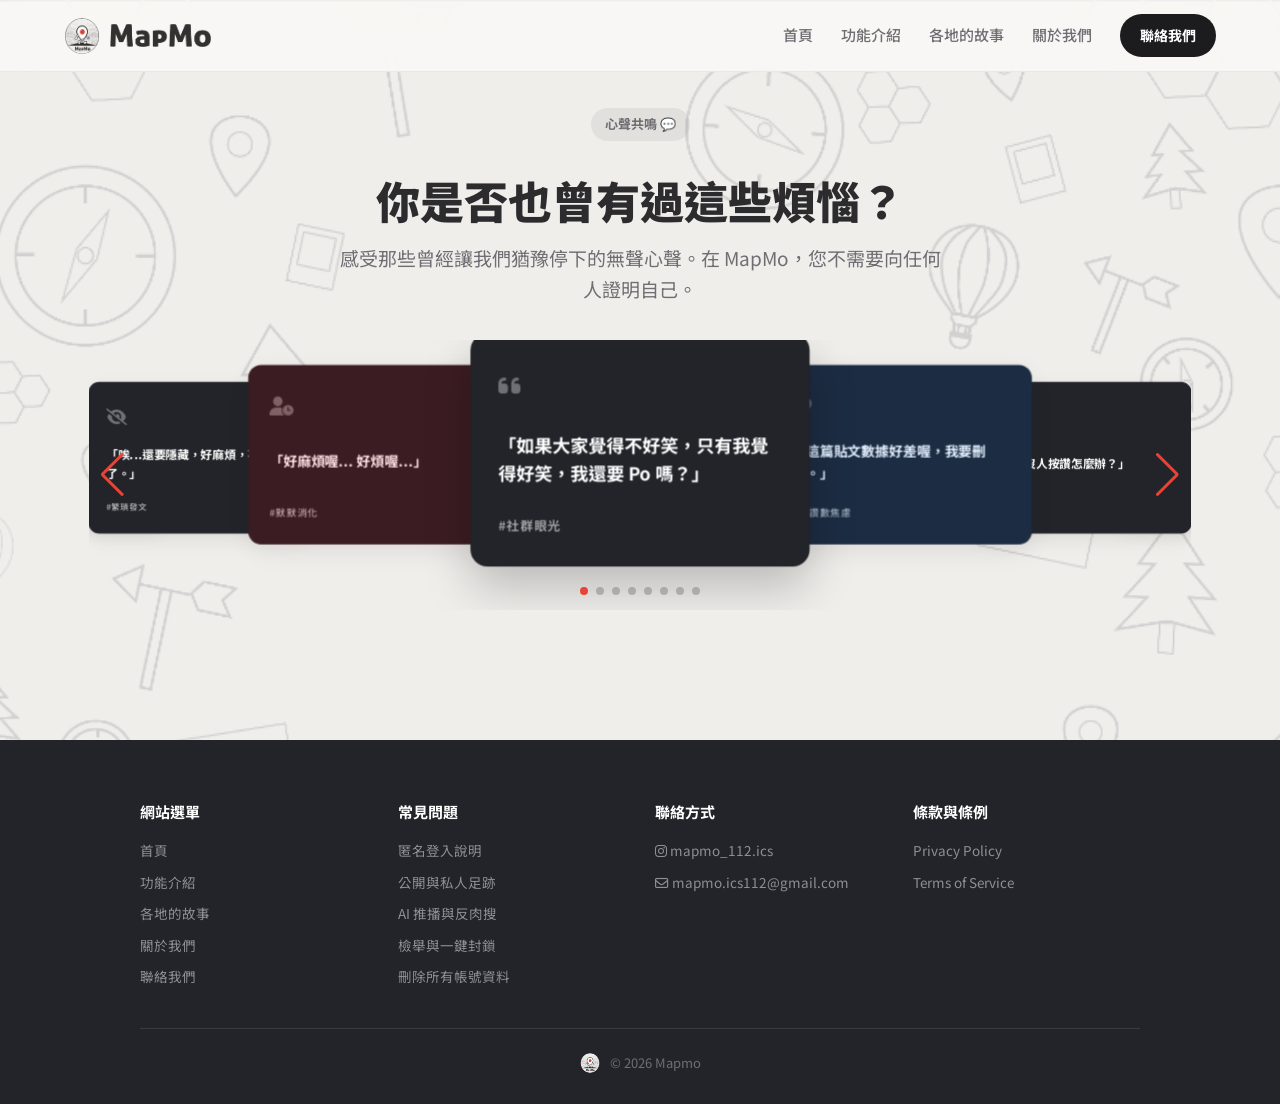
<file: quotes.html>
<!DOCTYPE html>
<html lang="zh-TW">
<head>
    <meta charset="UTF-8">
    <meta name="viewport" content="width=device-width, initial-scale=1.0, viewport-fit=cover">
    <meta name="text-scale" content="scale">
    <title>心聲語錄 - MapMo | 告別社群焦慮</title>
    <link rel="icon" type="image/png" href="assets/icon.png">
    <link rel="preconnect" href="https://fonts.googleapis.com">
    <link rel="preconnect" href="https://fonts.gstatic.com" crossorigin>
    <link href="https://fonts.googleapis.com/css2?family=Noto+Sans+TC:wght@300;400;500;700;900&family=Outfit:wght@400;600;800;900&display=swap" rel="stylesheet">
    <link rel="stylesheet" href="assets/vendor/fontawesome/css/all.min.css">
    <link rel="stylesheet" href="assets/vendor/swiper/swiper-bundle.min.css" />
    <link rel="stylesheet" href="style.css?v=20261125_hb1">
</head>
<body>

    <!-- 1. 導覽列 -->
    <nav class="navbar" id="navbar">
        <div class="nav-container">
            <a href="index.html" class="logo-box">
                <div class="logo-avatar">
                    <img src="assets/icon.png" alt="MapMo Logo" class="logo-img">
                </div>
                <img src="assets/logo-text.png" alt="MapMo" class="logo-text-img">
            </a>

            <div class="nav-links" id="navLinks">
                <a href="index.html" class="nav-link">首頁</a>
                <a href="features.html" class="nav-link">功能介紹</a>
                <a href="post.html" class="nav-link">各地的故事</a>
                <a href="about.html" class="nav-link">關於我們</a>
                <a href="contact.html" class="nav-btn-highlight">聯絡我們</a>
            </div>

            <button type="button" class="mobile-menu-toggle" id="menuToggle" aria-label="選單" aria-expanded="false" aria-controls="navLinks">
                <i class="fas fa-bars" aria-hidden="true"></i>
            </button>
        </div>
    </nav>

    <!-- 2. 頁面 Banner Header -->
    <header class="page-header-banner">
        <div class="section-container">
            <span class="section-tag">心聲共鳴 💬</span>
            <h1 class="page-title heading-chunked"><span class="heading-chunk">你是否也曾有過</span><span class="heading-chunk">這些煩惱？</span></h1>
            <p class="page-subtitle">感受那些曾經讓我們猶豫停下的無聲心聲。在 MapMo，您不需要向任何人證明自己。</p>
        </div>
    </header>

    <!-- 3. 社群焦慮心聲語錄卡片區塊 -->
    <section class="quotes-section page-body-padding">
        <div class="section-container">
            <!-- 3D Coverflow Swiper 輪播容器 (方案一) -->
            <div class="quotes-coverflow-wrapper" id="coverflowContainer">
                <div class="swiper quotes-swiper">
                    <div class="swiper-wrapper">
                        <div class="swiper-slide">
                            <div class="quote-card-inner dark-card">
                                <div class="quote-icon"><i class="fas fa-quote-left"></i></div>
                                <p class="quote-text">「如果大家覺得不好笑，只有我覺得好笑，我還要 Po 嗎？」</p>
                                <span class="quote-tag">#社群眼光</span>
                            </div>
                        </div>
                        <div class="swiper-slide">
                            <div class="quote-card-inner blue-card">
                                <div class="quote-icon"><i class="fas fa-heart-broken"></i></div>
                                <p class="quote-text">「這篇貼文數據好差喔，我要刪掉。」</p>
                                <span class="quote-tag">#按讚數焦慮</span>
                            </div>
                        </div>
                        <div class="swiper-slide">
                            <div class="quote-card-inner dark-card">
                                <div class="quote-icon"><i class="fas fa-question-circle"></i></div>
                                <p class="quote-text">「如果沒人按讚怎麼辦？」</p>
                                <span class="quote-tag">#無聲焦慮</span>
                            </div>
                        </div>
                        <div class="swiper-slide">
                            <div class="quote-card-inner red-card">
                                <div class="quote-icon"><i class="fas fa-comment-slash"></i></div>
                                <p class="quote-text">「我只是想抒發，到時候又一堆人來問，好煩喔，不想回。」</p>
                                <span class="quote-tag">#社交疲乏</span>
                            </div>
                        </div>
                        <div class="swiper-slide">
                            <div class="quote-card-inner dark-card">
                                <div class="quote-icon"><i class="fas fa-pen-nib"></i></div>
                                <p class="quote-text">「我文案這樣寫會不會很裝啊？」</p>
                                <span class="quote-tag">#自我審查</span>
                            </div>
                        </div>
                        <div class="swiper-slide">
                            <div class="quote-card-inner blue-card">
                                <div class="quote-icon"><i class="fas fa-music"></i></div>
                                <p class="quote-text">「好煩喔，到底要用哪一首音樂啊...」</p>
                                <span class="quote-tag">#完美主義</span>
                            </div>
                        </div>
                        <div class="swiper-slide">
                            <div class="quote-card-inner dark-card">
                                <div class="quote-icon"><i class="fas fa-eye-slash"></i></div>
                                <p class="quote-text">「唉...還要隱藏，好麻煩，不想 Po 了。」</p>
                                <span class="quote-tag">#繁瑣發文</span>
                            </div>
                        </div>
                        <div class="swiper-slide">
                            <div class="quote-card-inner red-card">
                                <div class="quote-icon"><i class="fas fa-user-clock"></i></div>
                                <p class="quote-text">「好麻煩喔... 好煩喔...」</p>
                                <span class="quote-tag">#默默消化</span>
                            </div>
                        </div>
                    </div>
                    <div class="swiper-pagination"></div>
                    <div class="swiper-button-next"></div>
                    <div class="swiper-button-prev"></div>
                </div>
            </div>

        </div>
    </section>

    <!-- 4. 頁尾 -->
    <footer class="site-footer">
        <div class="footer-container">
            <div class="pdf-footer-row">
                <div class="pdf-footer-col">
                    <h4 class="pdf-footer-heading">網站選單</h4>
                    <ul class="pdf-footer-list">
                        <li><a href="index.html">首頁</a></li>
                        <li><a href="features.html">功能介紹</a></li>
                        <li><a href="post.html">各地的故事</a></li>
                        <li><a href="about.html">關於我們</a></li>
                        <li><a href="contact.html">聯絡我們</a></li>
                    </ul>
                </div>
                <div class="pdf-footer-col">
                    <h4 class="pdf-footer-heading">常見問題</h4>
                    <ul class="pdf-footer-list">
                        <li><a href="faq.html#faq-anonymous">匿名登入說明</a></li>
                        <li><a href="faq.html#faq-visibility">公開與私人足跡</a></li>
                        <li><a href="faq.html#faq-ai-vibe">AI 推播與反肉搜</a></li>
                        <li><a href="faq.html#faq-safety">檢舉與一鍵封鎖</a></li>
                        <li><a href="faq.html#faq-delete">刪除所有帳號資料</a></li>
                    </ul>
                </div>
                <div class="pdf-footer-col">
                    <h4 class="pdf-footer-heading">聯絡方式</h4>
                    <ul class="pdf-footer-list">
                        <li><i class="fab fa-instagram"></i> <a href="https://instagram.com/mapmo_112.ics" target="_blank">mapmo_112.ics</a></li>
                        <li><i class="far fa-envelope"></i> <a href="mailto:mapmo.ics112@gmail.com">mapmo.ics112@gmail.com</a></li>
                    </ul>
                </div>
                <div class="pdf-footer-col">
                    <h4 class="pdf-footer-heading">條款與條例</h4>
                    <ul class="pdf-footer-list">
                        <li><a href="privacy-policy.html" target="_blank">Privacy Policy</a></li>
                        <li><a href="terms-of-service.html" target="_blank">Terms of Service</a></li>
                    </ul>
                </div>
            </div>

            <div class="pdf-footer-bottom">
                <img src="assets/icon.png" class="pdf-footer-mini-logo" alt="Logo">
                <span>© 2026 Mapmo</span>
            </div>
        </div>
    </footer>

    <script src="assets/vendor/swiper/swiper-bundle.min.js"></script>
    <script src="script.js?v=20261116_faq2"></script>
</body>
</html>
</file>
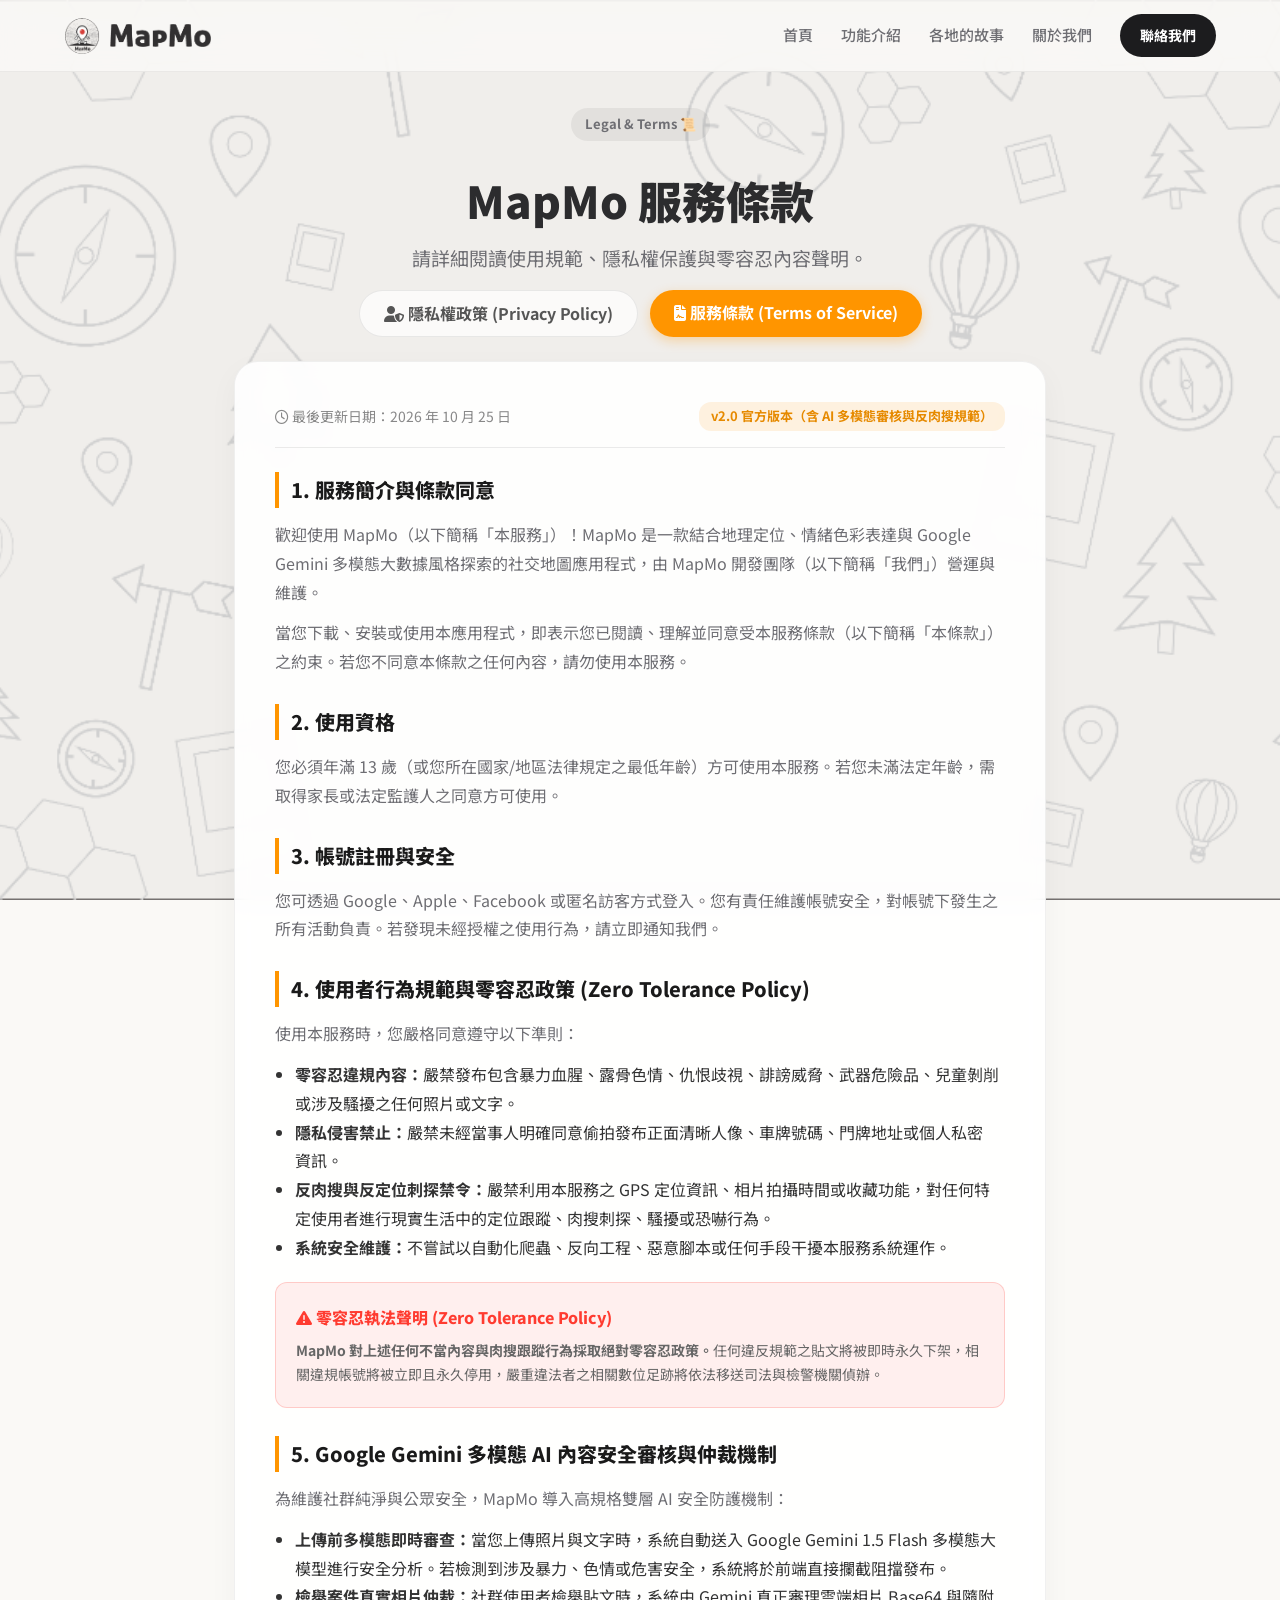
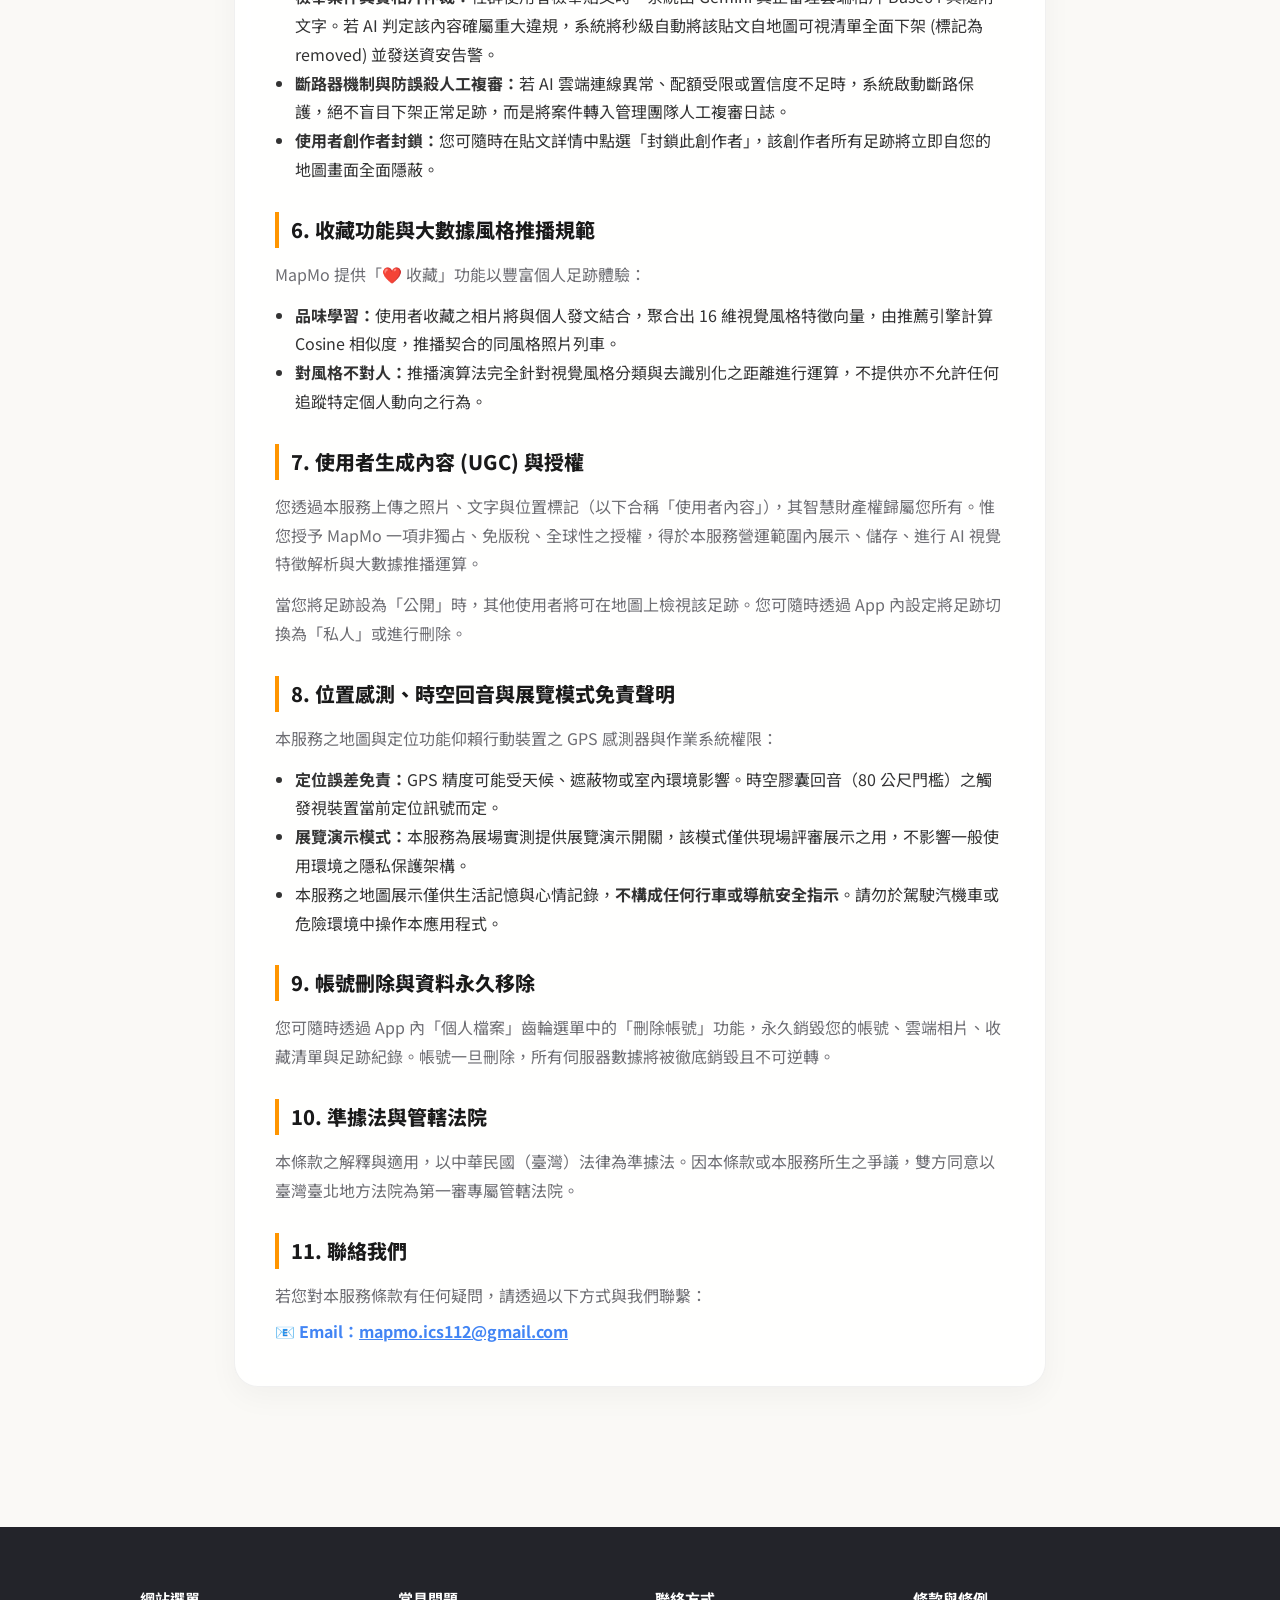
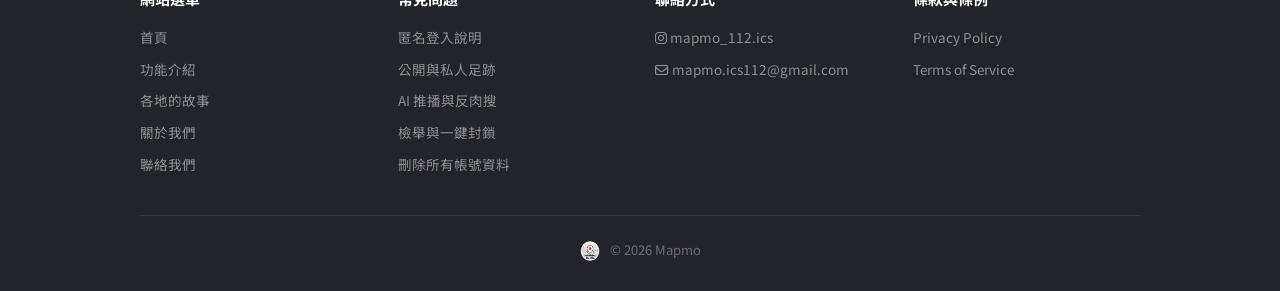
<file: terms-of-service.html>
<!DOCTYPE html>
<html lang="zh-TW">
<head>
    <meta charset="UTF-8">
    <meta name="viewport" content="width=device-width, initial-scale=1.0, viewport-fit=cover">
    <meta name="text-scale" content="scale">
    <title>MapMo 服務條款 | Terms of Service</title>
    <link rel="icon" type="image/png" href="assets/icon.png">
    
    <!-- Google Fonts -->
    <link rel="preconnect" href="https://fonts.googleapis.com">
    <link rel="preconnect" href="https://fonts.gstatic.com" crossorigin>
    <link href="https://fonts.googleapis.com/css2?family=Noto+Sans+TC:wght@400;500;700;900&family=Plus+Jakarta+Sans:wght@500;700;800&display=swap" rel="stylesheet">
    
    <!-- FontAwesome Icons -->
    <link rel="stylesheet" href="assets/vendor/fontawesome/css/all.min.css">
    
    <!-- Custom CSS -->
    <link rel="stylesheet" href="style.css?v=20261121_f1">
</head>
<body class="legal-page">

    <!-- 1. 頂部導覽列 (Navbar) -->
    <nav class="navbar" id="navbar">
        <div class="nav-container">
            <a href="index.html" class="logo-box">
                <div class="logo-avatar">
                    <img src="assets/icon.png" alt="MapMo Logo" class="logo-img">
                </div>
                <img src="assets/logo-text.png" alt="MapMo" class="logo-text-img">
            </a>

            <div class="nav-links" id="navLinks">
                <a href="index.html" class="nav-link">首頁</a>
                <a href="features.html" class="nav-link">功能介紹</a>
                <a href="post.html" class="nav-link">各地的故事</a>
                <a href="about.html" class="nav-link">關於我們</a>
                <a href="contact.html" class="nav-btn-highlight">聯絡我們</a>
            </div>

            <button type="button" class="mobile-menu-toggle" id="menuToggle" aria-label="選單" aria-expanded="false" aria-controls="navLinks">
                <i class="fas fa-bars" aria-hidden="true"></i>
            </button>
        </div>
    </nav>

    <!-- 2. 頁面 Header Banner -->
    <header class="page-header-banner">
        <div class="section-container">
            <span class="section-tag">Legal & Terms 📜</span>
            <h1 class="page-title">MapMo 服務條款</h1>
            <p class="page-subtitle">請詳細閱讀使用規範、隱私權保護與零容忍內容聲明。</p>
        </div>
    </header>

    <!-- 3. 條款主體區塊 -->
    <section class="legal-section page-body-padding">
        <div class="section-container" style="max-width: 860px;">
            
            <!-- 條款切換頁籤 (Policy Switcher Tabs) -->
            <div class="policy-tab-bar" style="display: flex; gap: 12px; margin-bottom: 24px; justify-content: center;">
                <a href="privacy-policy.html" class="policy-tab-btn" style="padding: 10px 24px; border-radius: 30px; background: rgba(255,255,255,0.7); color: #555; font-weight: 700; text-decoration: none; border: 1px solid rgba(0,0,0,0.08); transition: all 0.2s;">
                    <i class="fas fa-user-shield"></i> 隱私權政策 (Privacy Policy)
                </a>
                <a href="terms-of-service.html" class="policy-tab-btn active" style="padding: 10px 24px; border-radius: 30px; background: #FF9500; color: #FFF; font-weight: 700; text-decoration: none; box-shadow: 0 4px 12px rgba(255, 149, 0, 0.3);">
                    <i class="fas fa-file-contract"></i> 服務條款 (Terms of Service)
                </a>
            </div>

            <!-- 條款內文 Glassmorphism Card -->
            <div class="about-vision-card" style="text-align: left; padding: 40px;">
                <div class="legal-meta-bar" style="border-bottom: 1px solid rgba(0,0,0,0.08); padding-bottom: 16px; margin-bottom: 24px;">
                    <span style="font-size: 14px; color: #888;"><i class="far fa-clock"></i> 最後更新日期：2026 年 10 月 25 日</span>
                    <span style="font-size: 13px; background: rgba(255,149,0,0.12); color: #E68A00; padding: 4px 12px; border-radius: 12px; font-weight: 700;">v2.0 官方版本（含 AI 多模態審核與反肉搜規範）</span>
                </div>

                <div class="legal-content-body" style="line-height: 1.8; color: #333;">
                    <h2 style="font-size: 20px; font-weight: 800; color: #1a1a1a; margin-top: 24px; margin-bottom: 12px; border-left: 4px solid #FF9500; padding-left: 12px;">1. 服務簡介與條款同意</h2>
                    <p style="margin-bottom: 12px;">歡迎使用 MapMo（以下簡稱「本服務」）！MapMo 是一款結合地理定位、情緒色彩表達與 Google Gemini 多模態大數據風格探索的社交地圖應用程式，由 MapMo 開發團隊（以下簡稱「我們」）營運與維護。</p>
                    <p style="margin-bottom: 16px;">當您下載、安裝或使用本應用程式，即表示您已閱讀、理解並同意受本服務條款（以下簡稱「本條款」）之約束。若您不同意本條款之任何內容，請勿使用本服務。</p>

                    <h2 style="font-size: 20px; font-weight: 800; color: #1a1a1a; margin-top: 28px; margin-bottom: 12px; border-left: 4px solid #FF9500; padding-left: 12px;">2. 使用資格</h2>
                    <p style="margin-bottom: 16px;">您必須年滿 13 歲（或您所在國家/地區法律規定之最低年齡）方可使用本服務。若您未滿法定年齡，需取得家長或法定監護人之同意方可使用。</p>

                    <h2 style="font-size: 20px; font-weight: 800; color: #1a1a1a; margin-top: 28px; margin-bottom: 12px; border-left: 4px solid #FF9500; padding-left: 12px;">3. 帳號註冊與安全</h2>
                    <p style="margin-bottom: 16px;">您可透過 Google、Apple、Facebook 或匿名訪客方式登入。您有責任維護帳號安全，對帳號下發生之所有活動負責。若發現未經授權之使用行為，請立即通知我們。</p>

                    <h2 style="font-size: 20px; font-weight: 800; color: #1a1a1a; margin-top: 28px; margin-bottom: 12px; border-left: 4px solid #FF9500; padding-left: 12px;">4. 使用者行為規範與零容忍政策 (Zero Tolerance Policy)</h2>
                    <p style="margin-bottom: 12px;">使用本服務時，您嚴格同意遵守以下準則：</p>
                    <ul style="padding-left: 20px; margin-bottom: 16px;">
                        <li><strong>零容忍違規內容：</strong>嚴禁發布包含暴力血腥、露骨色情、仇恨歧視、誹謗威脅、武器危險品、兒童剝削或涉及騷擾之任何照片或文字。</li>
                        <li><strong>隱私侵害禁止：</strong>嚴禁未經當事人明確同意偷拍發布正面清晰人像、車牌號碼、門牌地址或個人私密資訊。</li>
                        <li><strong>反肉搜與反定位刺探禁令：</strong>嚴禁利用本服務之 GPS 定位資訊、相片拍攝時間或收藏功能，對任何特定使用者進行現實生活中的定位跟蹤、肉搜刺探、騷擾或恐嚇行為。</li>
                        <li><strong>系統安全維護：</strong>不嘗試以自動化爬蟲、反向工程、惡意腳本或任何手段干擾本服務系統運作。</li>
                    </ul>

                    <!-- 零容忍政策重點提示框 -->
                    <div style="background: rgba(255, 59, 48, 0.08); border: 1px solid rgba(255, 59, 48, 0.2); border-radius: 12px; padding: 20px; margin: 20px 0;">
                        <h4 style="color: #FF3B30; font-size: 16px; font-weight: 800; margin-bottom: 8px;"><i class="fas fa-exclamation-triangle"></i> 零容忍執法聲明 (Zero Tolerance Policy)</h4>
                        <p style="color: #666; font-size: 14px; margin: 0; line-height: 1.7;">
                            <strong>MapMo 對上述任何不當內容與肉搜跟蹤行為採取絕對零容忍政策。</strong>任何違反規範之貼文將被即時永久下架，相關違規帳號將被立即且永久停用，嚴重違法者之相關數位足跡將依法移送司法與檢警機關偵辦。
                        </p>
                    </div>

                    <h2 style="font-size: 20px; font-weight: 800; color: #1a1a1a; margin-top: 28px; margin-bottom: 12px; border-left: 4px solid #FF9500; padding-left: 12px;">5. Google Gemini 多模態 AI 內容安全審核與仲裁機制</h2>
                    <p style="margin-bottom: 12px;">為維護社群純淨與公眾安全，MapMo 導入高規格雙層 AI 安全防護機制：</p>
                    <ul style="padding-left: 20px; margin-bottom: 16px;">
                        <li><strong>上傳前多模態即時審查：</strong>當您上傳照片與文字時，系統自動送入 Google Gemini 1.5 Flash 多模態大模型進行安全分析。若檢測到涉及暴力、色情或危害安全，系統將於前端直接攔截阻擋發布。</li>
                        <li><strong>檢舉案件真實相片仲裁：</strong>社群使用者檢舉貼文時，系統由 Gemini 真正審理雲端相片 Base64 與隨附文字。若 AI 判定該內容確屬重大違規，系統將秒級自動將該貼文自地圖可視清單全面下架 (標記為 removed) 並發送資安告警。</li>
                        <li><strong>斷路器機制與防誤殺人工複審：</strong>若 AI 雲端連線異常、配額受限或置信度不足時，系統啟動斷路保護，絕不盲目下架正常足跡，而是將案件轉入管理團隊人工複審日誌。</li>
                        <li><strong>使用者創作者封鎖：</strong>您可隨時在貼文詳情中點選「封鎖此創作者」，該創作者所有足跡將立即自您的地圖畫面全面隱蔽。</li>
                    </ul>

                    <h2 style="font-size: 20px; font-weight: 800; color: #1a1a1a; margin-top: 28px; margin-bottom: 12px; border-left: 4px solid #FF9500; padding-left: 12px;">6. 收藏功能與大數據風格推播規範</h2>
                    <p style="margin-bottom: 12px;">MapMo 提供「❤️ 收藏」功能以豐富個人足跡體驗：</p>
                    <ul style="padding-left: 20px; margin-bottom: 16px;">
                        <li><strong>品味學習：</strong>使用者收藏之相片將與個人發文結合，聚合出 16 維視覺風格特徵向量，由推薦引擎計算 Cosine 相似度，推播契合的同風格照片列車。</li>
                        <li><strong>對風格不對人：</strong>推播演算法完全針對視覺風格分類與去識別化之距離進行運算，不提供亦不允許任何追蹤特定個人動向之行為。</li>
                    </ul>

                    <h2 style="font-size: 20px; font-weight: 800; color: #1a1a1a; margin-top: 28px; margin-bottom: 12px; border-left: 4px solid #FF9500; padding-left: 12px;">7. 使用者生成內容 (UGC) 與授權</h2>
                    <p style="margin-bottom: 12px;">您透過本服務上傳之照片、文字與位置標記（以下合稱「使用者內容」），其智慧財產權歸屬您所有。惟您授予 MapMo 一項非獨占、免版稅、全球性之授權，得於本服務營運範圍內展示、儲存、進行 AI 視覺特徵解析與大數據推播運算。</p>
                    <p style="margin-bottom: 16px;">當您將足跡設為「公開」時，其他使用者將可在地圖上檢視該足跡。您可隨時透過 App 內設定將足跡切換為「私人」或進行刪除。</p>

                    <h2 style="font-size: 20px; font-weight: 800; color: #1a1a1a; margin-top: 28px; margin-bottom: 12px; border-left: 4px solid #FF9500; padding-left: 12px;">8. 位置感測、時空回音與展覽模式免責聲明</h2>
                    <p style="margin-bottom: 12px;">本服務之地圖與定位功能仰賴行動裝置之 GPS 感測器與作業系統權限：</p>
                    <ul style="padding-left: 20px; margin-bottom: 16px;">
                        <li><strong>定位誤差免責：</strong>GPS 精度可能受天候、遮蔽物或室內環境影響。時空膠囊回音（80 公尺門檻）之觸發視裝置當前定位訊號而定。</li>
                        <li><strong>展覽演示模式：</strong>本服務為展場實測提供展覽演示開關，該模式僅供現場評審展示之用，不影響一般使用環境之隱私保護架構。</li>
                        <li>本服務之地圖展示僅供生活記憶與心情記錄，<strong>不構成任何行車或導航安全指示</strong>。請勿於駕駛汽機車或危險環境中操作本應用程式。</li>
                    </ul>

                    <h2 style="font-size: 20px; font-weight: 800; color: #1a1a1a; margin-top: 28px; margin-bottom: 12px; border-left: 4px solid #FF9500; padding-left: 12px;">9. 帳號刪除與資料永久移除</h2>
                    <p style="margin-bottom: 16px;">您可隨時透過 App 內「個人檔案」齒輪選單中的「刪除帳號」功能，永久銷毀您的帳號、雲端相片、收藏清單與足跡紀錄。帳號一旦刪除，所有伺服器數據將被徹底銷毀且不可逆轉。</p>

                    <h2 style="font-size: 20px; font-weight: 800; color: #1a1a1a; margin-top: 28px; margin-bottom: 12px; border-left: 4px solid #FF9500; padding-left: 12px;">10. 準據法與管轄法院</h2>
                    <p style="margin-bottom: 16px;">本條款之解釋與適用，以中華民國（臺灣）法律為準據法。因本條款或本服務所生之爭議，雙方同意以臺灣臺北地方法院為第一審專屬管轄法院。</p>

                    <h2 style="font-size: 20px; font-weight: 800; color: #1a1a1a; margin-top: 28px; margin-bottom: 12px; border-left: 4px solid #FF9500; padding-left: 12px;">11. 聯絡我們</h2>
                    <p style="margin-bottom: 8px;">若您對本服務條款有任何疑問，請透過以下方式與我們聯繫：</p>
                    <p style="margin-bottom: 0; font-weight: 700; color: #4285F4;">📧 Email：<a href="mailto:mapmo.ics112@gmail.com" style="color: #4285F4; text-decoration: underline;">mapmo.ics112@gmail.com</a></p>
                </div>
            </div>
        </div>
    </section>

    <!-- 4. 頁尾 -->
    <footer class="site-footer">
        <div class="footer-container">
            <div class="pdf-footer-row">
                <div class="pdf-footer-col">
                    <h4 class="pdf-footer-heading">網站選單</h4>
                    <ul class="pdf-footer-list">
                        <li><a href="index.html">首頁</a></li>
                        <li><a href="features.html">功能介紹</a></li>
                        <li><a href="post.html">各地的故事</a></li>
                        <li><a href="about.html">關於我們</a></li>
                        <li><a href="contact.html">聯絡我們</a></li>
                    </ul>
                </div>
                <div class="pdf-footer-col">
                    <h4 class="pdf-footer-heading">常見問題</h4>
                    <ul class="pdf-footer-list">
                        <li><a href="faq.html#faq-anonymous">匿名登入說明</a></li>
                        <li><a href="faq.html#faq-visibility">公開與私人足跡</a></li>
                        <li><a href="faq.html#faq-ai-vibe">AI 推播與反肉搜</a></li>
                        <li><a href="faq.html#faq-safety">檢舉與一鍵封鎖</a></li>
                        <li><a href="faq.html#faq-delete">刪除所有帳號資料</a></li>
                    </ul>
                </div>
                <div class="pdf-footer-col">
                    <h4 class="pdf-footer-heading">聯絡方式</h4>
                    <ul class="pdf-footer-list">
                        <li><i class="fab fa-instagram"></i> <a href="https://instagram.com/mapmo_112.ics" target="_blank">mapmo_112.ics</a></li>
                        <li><i class="far fa-envelope"></i> <a href="mailto:mapmo.ics112@gmail.com">mapmo.ics112@gmail.com</a></li>
                    </ul>
                </div>
                <div class="pdf-footer-col">
                    <h4 class="pdf-footer-heading">條款與條例</h4>
                    <ul class="pdf-footer-list">
                        <li><a href="privacy-policy.html">Privacy Policy</a></li>
                        <li><a href="terms-of-service.html">Terms of Service</a></li>
                    </ul>
                </div>
            </div>

            <div class="pdf-footer-bottom">
                <img src="assets/icon.png" class="pdf-footer-mini-logo" alt="Logo">
                <span>© 2026 Mapmo</span>
            </div>
        </div>
    </footer>

    <script src="script.js?v=20261116_faq2"></script>
</body>
</html>
</file>
<file: style.css>
/* ==========================================================================
   MapMo Web - Style Sheet (Hand-Drawn Wireframe & Native App Map UI Specs)
   Color Palette: Warm Off-White (#FAF9F6), Dark Carbon (#1C1C1E), Mood Accents
   ========================================================================== */

:root {
    --bg-primary: #FAF9F6;
    --bg-secondary: #F3F1EC;
    --card-bg: #FFFFFF;
    --card-dark: #23242A;
    --text-primary: #2C2C2E;
    --text-muted: #6E6E73;
    --text-light: #F2F2F7;
    --accent-red: #EA4335;
    --accent-yellow: #FBBD04;
    --accent-pink: #F48FB1;
    --accent-blue: #4285F4;
    --accent-green: #30D158;
    --accent-gray: #9E9E9E;
    --nav-height: 72px;
    --radius-lg: 24px;
    --radius-md: 16px;
    --shadow-soft: 0 10px 30px rgba(0, 0, 0, 0.04);
    --shadow-hover: 0 20px 40px rgba(0, 0, 0, 0.12);
    --font-heading: 'Outfit', 'Noto Sans TC', sans-serif;
    --font-body: 'Noto Sans TC', sans-serif;
    --target-size: 24px;
}

@media (pointer: coarse) {
    :root {
        --target-size: 44px;
    }
}

* {
    margin: 0;
    padding: 0;
    box-sizing: border-box;
}

html {
    overflow-x: hidden;
    overflow-x: clip;
    -webkit-text-size-adjust: 100%;
    -webkit-tap-highlight-color: transparent;
}

@media (prefers-reduced-motion: no-preference) {
    html {
        scroll-behavior: smooth;
    }
}

body {
    background-color: #FAF9F6;
    background-image: url('assets/bg-pattern.png');
    background-repeat: no-repeat;
    background-position: center top;
    background-size: cover;
    background-attachment: fixed;
    color: var(--text-primary);
    font-family: var(--font-body);
    line-height: 1.6;
    overflow-x: hidden;
    overflow-x: clip;
}

@media (max-width: 1024px), (pointer: coarse) {
    body {
        background-attachment: scroll;
    }
}

h1, h2, h3 {
    text-wrap: balance;
}

.heading-chunked,
h1.heading-chunked,
h2.heading-chunked,
h3.heading-chunked,
.app-update-card h3.heading-chunked {
    text-wrap: wrap;
}

.heading-chunk {
    display: inline-block;
    max-width: 100%;
}

.legal-content-body p,
.legal-content-body li,
.faq-answer p,
.story-text,
.about-text p,
.letter-response-text,
.letter-quote-text,
.app-update-card p {
    text-wrap: pretty;
}

.contact-link-text,
.legal-content-body a,
.pdf-footer-list a {
    overflow-wrap: anywhere;
}

a {
    text-decoration: none;
    color: inherit;
}

/* Hide Leaflet copyright text completely */
.leaflet-control-attribution, .leaflet-attribution-flag {
    display: none !important;
}

/* ==========================================================================
   1. 吸頂導覽列 (Sticky Top Navbar - 依據 PDF Page 2 / Page 5 手稿還原)
   ========================================================================== */
.navbar {
    position: fixed;
    top: 0;
    left: 0;
    width: 100%;
    height: calc(var(--nav-height) + env(safe-area-inset-top, 0px));
    padding-top: env(safe-area-inset-top, 0px);
    background: rgba(250, 249, 246, 0.88);
    backdrop-filter: blur(16px);
    -webkit-backdrop-filter: blur(16px);
    border-bottom: 1px solid rgba(0, 0, 0, 0.06);
    z-index: 1000;
    transition: all 0.3s ease;
}

.nav-container {
    max-width: 1200px;
    height: 100%;
    margin: 0 auto;
    padding-inline: max(clamp(16px, 3vw, 24px), env(safe-area-inset-left, 0px)) max(clamp(16px, 3vw, 24px), env(safe-area-inset-right, 0px));
    display: flex;
    align-items: center;
    justify-content: space-between;
    gap: 12px;
}

.logo-box {
    display: flex;
    align-items: center;
    gap: 10px;
    cursor: pointer;
    text-decoration: none;
    flex-shrink: 0;
}

.logo-avatar {
    width: 36px;
    height: 36px;
    border-radius: 50%;
    overflow: hidden;
    background: transparent;
    box-shadow: none;
    display: flex;
    align-items: center;
    justify-content: center;
    flex-shrink: 0;
}

.logo-img {
    width: 100%;
    height: 100%;
    object-fit: contain;
    border-radius: 50%;
    display: block;
}

.logo-text-img {
    height: 24px;
    width: auto;
    max-height: 24px;
    object-fit: contain;
    display: inline-block;
    vertical-align: middle;
    transition: transform 0.2s ease, opacity 0.2s ease;
}

.logo-box:hover .logo-text-img {
    transform: scale(1.02);
}

.logo-text {
    font-family: var(--font-heading);
    font-size: 26px;
    font-weight: 800;
    color: #111;
    letter-spacing: -0.5px;
}

.nav-links {
    display: flex;
    align-items: center;
    gap: clamp(16px, 2.2vw, 28px);
}

.nav-link {
    font-size: 15px;
    font-weight: 500;
    color: var(--text-muted);
    transition: color 0.2s ease;
    white-space: nowrap;
    min-block-size: var(--target-size);
    display: inline-flex;
    align-items: center;
}

.nav-link:hover, .nav-link.active {
    color: #000;
    font-weight: 700;
}

.nav-btn-highlight {
    padding: 10px 20px;
    min-block-size: var(--target-size);
    border-radius: 24px;
    background: #1C1C1E;
    color: #fff;
    font-size: 14px;
    font-weight: 700;
    transition: all 0.25s ease;
    white-space: nowrap;
    display: inline-flex;
    align-items: center;
    justify-content: center;
}

.nav-btn-highlight:hover {
    background: var(--accent-red);
    transform: translateY(-2px);
    box-shadow: 0 6px 16px rgba(234, 67, 53, 0.3);
}

.mobile-menu-toggle {
    display: none;
    align-items: center;
    justify-content: center;
    min-inline-size: 44px;
    min-block-size: 44px;
    background: none;
    border: none;
    border-radius: 12px;
    font-size: 22px;
    color: var(--text-primary);
    cursor: pointer;
    transition: background-color 0.2s ease;
}

.mobile-menu-toggle:hover,
.mobile-menu-toggle.is-open {
    background: rgba(0, 0, 0, 0.06);
}

.mobile-menu-toggle:focus-visible,
.nav-link:focus-visible,
.nav-btn-highlight:focus-visible {
    outline: 2px solid var(--accent-red);
    outline-offset: 2px;
}

.navbar.is-measuring .nav-links,
.navbar.is-measuring .mobile-menu-toggle {
    transition: none !important;
}

.navbar.navbar--collapsed .mobile-menu-toggle {
    display: inline-flex;
}

.navbar.navbar--collapsed .nav-links {
    display: none;
}

.navbar.navbar--collapsed .nav-links.open {
    display: flex;
    position: fixed;
    top: calc(var(--nav-height) + env(safe-area-inset-top, 0px));
    left: 0;
    right: 0;
    width: 100%;
    max-block-size: calc(100dvh - var(--nav-height) - env(safe-area-inset-top, 0px));
    overflow-y: auto;
    overscroll-behavior: contain;
    background: rgba(250, 249, 246, 0.98);
    backdrop-filter: blur(20px);
    -webkit-backdrop-filter: blur(20px);
    flex-direction: column;
    align-items: stretch;
    gap: 8px;
    padding: 14px max(20px, env(safe-area-inset-right, 0px)) max(20px, env(safe-area-inset-bottom, 0px)) max(20px, env(safe-area-inset-left, 0px));
    border-bottom: 1px solid rgba(0, 0, 0, 0.08);
    box-shadow: 0 20px 40px rgba(0, 0, 0, 0.12);
    z-index: 999;
}

.navbar.navbar--collapsed .nav-links.open .nav-link,
.navbar.navbar--collapsed .nav-links.open .nav-btn-highlight {
    width: 100%;
    min-block-size: 46px;
    padding: 10px 16px;
    border-radius: 14px;
    justify-content: center;
    font-size: 16px;
}

/* ==========================================================================
   2. 首頁 Hero 區塊 (滿版圖二首圖 Banner)
   ========================================================================== */
.hero-section {
    padding-top: calc(var(--nav-height) + env(safe-area-inset-top, 0px) + clamp(14px, 2.5vw, 24px));
    padding-bottom: clamp(24px, 4vw, 40px);
    position: relative;
}

.hero-full-container {
    max-width: 1200px;
    margin: 0 auto;
    padding: 0 clamp(14px, 3vw, 24px);
}

.hero-full-img {
    width: 100%;
    height: auto;
    display: block;
    border-radius: clamp(16px, 2.5vw, var(--radius-lg));
    box-shadow: 0 20px 50px rgba(0, 0, 0, 0.12);
    border: 3px solid #FFFFFF;
}

/* Hero Text Block directly under Hero Illustration (依據 PDF Page 1 手稿還原) */
.hero-text-block {
    text-align: center;
    margin-top: 32px;
    margin-bottom: 20px;
}

.hero-title-main {
    font-family: var(--font-heading);
    font-size: clamp(2rem, 1.35rem + 2.8vw, 3.5rem);
    font-weight: 900;
    color: #1C1C1E;
    letter-spacing: -1.5px;
    margin-bottom: 6px;
}

.hero-subtitle-motto {
    font-size: clamp(1.05rem, 0.9rem + 0.65vw, 1.375rem);
    font-weight: 700;
    color: var(--accent-red);
    letter-spacing: 2px;
    margin-bottom: 12px;
}

.hero-desc-simple {
    font-size: clamp(0.94rem, 0.9rem + 0.25vw, 1.05rem);
    color: var(--text-muted);
    line-height: 1.7;
    max-width: 680px;
    margin: 0 auto;
    text-wrap: pretty;
}

/* 3-Row Infinite Marquee Quotes Section (三行無限跑馬燈語錄雲) */
.marquee-quotes-section {
    padding-top: 40px;
    padding-bottom: 80px;
    overflow: hidden;
}

.section-container.full-bleed {
    max-width: 100%;
    padding: 0;
}

.marquee-rows-container {
    display: flex;
    flex-direction: column;
    gap: 28px; /* 增加行距，防 Hover 放大被裁切 */
    width: 100%;
    margin-top: 36px;
    padding: 24px 0; /* 上下留出充足溢出空間 */
    position: relative;
    overflow-x: hidden;
    overflow-x: clip;
    overflow-y: visible;
    /* 螢幕左右兩側淡出透明遮罩 (Smooth Fade Edges) */
    mask-image: linear-gradient(to right, transparent 0%, #000 6%, #000 94%, transparent 100%);
    -webkit-mask-image: linear-gradient(to right, transparent 0%, #000 6%, #000 94%, transparent 100%);
}

.marquee-row {
    width: 100%;
    overflow: visible;
    display: flex;
    white-space: nowrap;
    padding: 14px 0;
    margin: -14px 0;
}

.marquee-track {
    display: flex;
    flex-wrap: nowrap;
    align-items: center;
    gap: 56px; /* 大幅拉開字卡間距，放大 1.18x 時絕不互相擠壓 */
    width: max-content;
    will-change: transform;
    overflow: visible;
}

/* 滑鼠停留或鍵盤聚焦在跑馬燈軌道上時自動暫停，方便使用者細看文字與點選 */
.marquee-track:hover,
.marquee-track:focus-within,
.marquee-rows-container:has(.quote-chip:hover) .marquee-track,
.marquee-rows-container:has(.quote-chip:focus-visible) .marquee-track {
    animation-play-state: paused;
}

/* 點擊暫停狀態 (支援點選與行動裝置觸控暫停) */
.marquee-track.is-paused,
.marquee-rows-container.is-paused .marquee-track {
    animation-play-state: paused !important;
}

@media (prefers-reduced-motion: reduce) {
    .marquee-track.scroll-left,
    .marquee-track.scroll-left-slow,
    .marquee-track.scroll-left-fast {
        animation: none;
        transform: none;
    }

    .marquee-row {
        overflow-x: auto;
        scrollbar-width: thin;
    }
}

/* 統一向左滑動方向，大幅放慢輪播速率 (70s ~ 85s 超柔和移動) */
.marquee-track.scroll-left {
    animation: marqueeLeft 75s linear infinite;
}

.marquee-track.scroll-left-slow {
    animation: marqueeLeft 85s linear infinite;
}

.marquee-track.scroll-left-fast {
    animation: marqueeLeft 70s linear infinite;
}

@keyframes marqueeLeft {
    0% {
        transform: translateX(0);
    }
    100% {
        transform: translateX(-50%);
    }
}

/* 字卡本體與流體自適應尺寸 */
.quote-chip {
    display: inline-flex;
    flex-shrink: 0;
    align-items: center;
    padding: clamp(11px, 1.4vw, 18px) clamp(18px, 2.4vw, 34px);
    border-radius: clamp(22px, 2.5vw, 36px);
    color: #FFFFFF;
    font-size: clamp(14.5px, 1.6vw, 19px);
    font-weight: 600;
    box-shadow: none; /* 完全去除陰影 */
    transition: all 0.35s cubic-bezier(0.34, 1.56, 0.64, 1);
    cursor: pointer;
    user-select: none;
    white-space: nowrap;
    text-wrap: nowrap;
    border: 1.5px solid rgba(255, 255, 255, 0.18);
    position: relative;
    z-index: 1;
    min-block-size: var(--target-size);
}

.quote-chip p {
    margin: 0;
    line-height: 1.4;
    white-space: nowrap;
    text-wrap: nowrap;
}

.quote-chip:focus-visible {
    outline: 2.5px solid #38BDF8;
    outline-offset: 4px;
    transform: scale(1.04);
    z-index: 50;
}

/* 懸停平滑微升與微光邊框 (1.08x，柔和不暴衝) */
.quote-chip:hover {
    transform: scale(1.08) translateY(-3px);
    box-shadow: 0 10px 24px rgba(0, 0, 0, 0.25);
    z-index: 50;
    border-color: rgba(255, 255, 255, 0.55);
}

.quote-chip.blue-dark {
    background: linear-gradient(135deg, #1E293B, #0F172A);
}

.quote-chip.dark-navy {
    background: linear-gradient(135deg, #1C1C1E, #282930);
}

.quote-chip.dark-blue {
    background: linear-gradient(135deg, #1A2B4C, #111C33);
}

.quote-chip.dark-gray {
    background: linear-gradient(135deg, #2D2D32, #1F1F24);
}

/* ────────────────────────────────────────────────────────────────
   樹洞來信・晨霧手繪信箋浮層 (Option 3: Ambient Rice-Paper Letter Modal)
   ──────────────────────────────────────────────────────────────── */
.letter-modal-overlay {
    position: fixed;
    inset: 0;
    width: 100%;
    height: 100vh;
    height: 100dvh;
    z-index: 99999;
    display: flex;
    align-items: center;
    justify-content: center;
    padding: max(clamp(12px, 3vw, 24px), env(safe-area-inset-top, 0px)) max(clamp(12px, 3vw, 24px), env(safe-area-inset-right, 0px)) max(clamp(12px, 3vw, 24px), env(safe-area-inset-bottom, 0px)) max(clamp(12px, 3vw, 24px), env(safe-area-inset-left, 0px));
    opacity: 0;
    visibility: hidden;
    pointer-events: none;
    overscroll-behavior: contain;
    transition: opacity 0.2s ease-out, visibility 0.2s ease-out;
    will-change: opacity;
}

.letter-modal-overlay.is-active {
    opacity: 1;
    visibility: visible;
    pointer-events: auto;
}

/* 奶油宣紙柔和半透遮罩（徹底移除造成 GPU 掉幀與慢半拍的 backdrop-filter 霧化，零延遲 60fps 絲滑響應） */
.letter-modal-backdrop {
    position: absolute;
    inset: 0;
    width: 100%;
    height: 100%;
    background: rgba(250, 248, 242, 0.86);
    touch-action: none;
    cursor: pointer;
}

/* 實體手繪信紙卡片（明信片質感・俐落微彈浮現） */
.letter-card {
    position: relative;
    z-index: 2;
    width: 100%;
    max-width: 620px;
    max-block-size: calc(100dvh - 32px);
    overflow-y: auto;
    overscroll-behavior: contain;
    touch-action: pan-y;
    background: #FFFDF8;
    border: 2px solid #2B2B2B;
    border-radius: clamp(20px, 3vw, 28px);
    padding: clamp(22px, 4vw, 34px) clamp(18px, 3.8vw, 34px) clamp(20px, 3vw, 28px);
    box-shadow: 0 20px 48px rgba(43, 43, 43, 0.12), 4px 6px 0px #2B2B2B;
    color: #1A1A1A;
    transform: scale(0.96) translateY(12px);
    transition: transform 0.22s cubic-bezier(0.16, 1, 0.3, 1);
    will-change: transform;
}

.letter-modal-overlay.is-active .letter-card {
    transform: scale(1) translateY(0);
}

/* 關閉按鈕 */
.letter-close-btn {
    position: absolute;
    top: clamp(14px, 3vw, 22px);
    right: clamp(14px, 3vw, 22px);
    width: 36px;
    height: 36px;
    border-radius: 50%;
    background: #FFFFFF;
    border: 1.5px solid #2B2B2B;
    color: #555555;
    font-size: 14px;
    display: flex;
    align-items: center;
    justify-content: center;
    cursor: pointer;
    box-shadow: 2px 2px 0px #2B2B2B;
    transition: all 0.2s ease;
}

.letter-close-btn::after {
    content: "";
    position: absolute;
    inset: -6px;
}

.letter-close-btn:hover {
    background: #FEE2E2;
    color: #DC2626;
    transform: translate(-1px, -1px);
    box-shadow: 3px 3px 0px #2B2B2B;
}

/* 頂部信箋火漆印章徽章與心情標籤 */
.letter-header {
    display: flex;
    align-items: center;
    justify-content: space-between;
    gap: 12px;
    margin-bottom: 22px;
    flex-wrap: wrap;
    padding-right: 40px;
}

.letter-tag-group {
    display: inline-flex;
    align-items: center;
    gap: 10px;
}

.letter-stamp-badge {
    display: inline-flex;
    align-items: center;
    gap: 6px;
    font-size: 13px;
    font-weight: 700;
    color: #E26D5C;
    background: rgba(226, 109, 92, 0.14);
    border: 1px solid rgba(226, 109, 92, 0.35);
    padding: 5px 13px;
    border-radius: 18px;
    letter-spacing: 0.3px;
}

.letter-tag {
    display: inline-block;
    padding: 5px 13px;
    border-radius: 18px;
    font-size: 13px;
    font-weight: 700;
    letter-spacing: 0.3px;
    background: rgba(251, 189, 4, 0.16);
    color: #B27B00;
    border: 1px solid rgba(251, 189, 4, 0.4);
    transition: all 0.25s ease;
}

.letter-meta {
    font-size: 13px;
    color: #777777;
    font-weight: 600;
}

/* 心聲引言內容 */
.letter-body {
    margin-bottom: 24px;
}

.letter-quote-box {
    position: relative;
    padding-left: 20px;
}

.letter-quote-mark {
    position: absolute;
    top: -12px;
    left: -4px;
    font-size: 44px;
    font-family: Georgia, serif;
    color: rgba(226, 109, 92, 0.3);
    line-height: 1;
    user-select: none;
}

.letter-quote-text {
    font-size: 23px;
    font-weight: 700;
    line-height: 1.55;
    color: #1A1A1A;
    margin: 0;
    letter-spacing: 0.2px;
}

.letter-divider {
    height: 0;
    border-top: 1.5px dashed rgba(43, 43, 43, 0.2);
    margin: 20px 0;
}

/* MapMo 溫暖回應盒 */
.letter-response-box {
    background: #F8F6F0;
    border: 1.5px solid rgba(43, 43, 43, 0.15);
    border-radius: 20px;
    padding: 18px 22px;
}

.letter-responder {
    display: flex;
    align-items: center;
    gap: 12px;
    margin-bottom: 10px;
}

.letter-responder-avatar {
    width: 26px;
    height: 34px;
    object-fit: contain;
}

.letter-responder-info {
    display: flex;
    align-items: center;
    gap: 8px;
    flex-wrap: wrap;
}

.letter-responder-name {
    font-size: 14px;
    font-weight: 700;
    color: #1A1A1A;
}

.letter-responder-sub {
    font-size: 11px;
    font-weight: 600;
    padding: 2px 8px;
    border-radius: 10px;
    background: rgba(226, 109, 92, 0.15);
    color: #C0392B;
    border: 1px solid rgba(226, 109, 92, 0.3);
}

.letter-response-text {
    font-size: 15px;
    line-height: 1.7;
    color: #333333;
    margin: 0;
}

/* 底部收起按鈕 */
.letter-footer {
    display: flex;
    justify-content: flex-end;
}

.letter-dismiss-btn {
    display: inline-flex;
    align-items: center;
    gap: 8px;
    background: #FFFFFF;
    border: 1.5px solid #2B2B2B;
    border-radius: 18px;
    padding: 9px 20px;
    font-size: 13px;
    font-weight: 600;
    color: #2B2B2B;
    cursor: pointer;
    box-shadow: 2px 2px 0px #2B2B2B;
    transition: all 0.2s ease;
}

.letter-dismiss-btn:hover {
    background: #FFF3CD;
    transform: translate(-1px, -1px);
    box-shadow: 3px 3px 0px #2B2B2B;
}

.letter-dismiss-btn:active {
    transform: translate(1px, 1px);
    box-shadow: 1px 1px 0px #2B2B2B;
}

/* 點擊時被選中字卡的溫柔視覺回饋 */
.quote-chip.is-selected {
    border-color: #E26D5C !important;
    box-shadow: 0 0 0 4px rgba(226, 109, 92, 0.3), 0 8px 24px rgba(0, 0, 0, 0.3) !important;
    transform: scale(1.08) translateY(-3px) !important;
    z-index: 60 !important;
}

@media (max-width: 600px) {
    .treehole-echo-card {
        padding: 20px 18px 18px;
        border-radius: 20px;
        box-shadow: 0 8px 24px rgba(45, 30, 15, 0.08), 3px 4px 0px #2B2B2B;
    }
    .echo-quote-text {
        font-size: 18px;
    }
    .echo-response-text {
        font-size: 14px;
    }
    .echo-card-header {
        margin-bottom: 14px;
    }
}

/* Page 2 Features 主要特點列表卡片 */
.pdf-features-card {
    background: rgba(250, 249, 246, 0.94);
    backdrop-filter: blur(12px);
    border: 1px solid rgba(0, 0, 0, 0.08);
    border-radius: var(--radius-lg);
    padding: 40px 48px;
    max-width: 900px;
    margin: 0 auto;
    box-shadow: var(--shadow-soft);
}

.pdf-features-header {
    text-align: center;
    margin-bottom: 36px;
}

.pdf-features-title {
    display: block;
    font-family: var(--font-heading);
    font-size: 44px;
    font-weight: 900;
    color: var(--text-muted);
    letter-spacing: -1px;
    line-height: 1.1;
}

.pdf-features-sub {
    font-size: 16px;
    font-weight: 700;
    color: var(--text-primary);
}

.pdf-features-grid {
    display: grid;
    grid-template-columns: repeat(2, 1fr);
    gap: 32px 40px;
}

.pdf-feature-item {
    display: flex;
    align-items: flex-start;
    gap: 16px;
}

.feature-pin-icon {
    width: 44px;
    height: 44px;
    border-radius: 22px;
    background: rgba(234, 67, 53, 0.1);
    color: var(--accent-red);
    display: flex;
    align-items: center;
    justify-content: center;
    font-size: 18px;
    flex-shrink: 0;
}

.feature-text-group h3 {
    font-size: 18px;
    font-weight: 800;
    color: var(--text-primary);
    margin-bottom: 4px;
}

.feature-text-group p {
    font-size: 14px;
    color: var(--text-muted);
    line-height: 1.5;
}

@media (max-width: 768px) {
    .pdf-features-grid {
        grid-template-columns: 1fr;
    }
}

.hero-badge-pill {
    display: inline-flex;
    align-items: center;
    gap: 8px;
    padding: 8px 18px;
    background: rgba(234, 67, 53, 0.08);
    color: var(--accent-red);
    border-radius: 30px;
    font-size: 13px;
    font-weight: 700;
    margin-bottom: 18px;
}

.badge-dot {
    width: 8px;
    height: 8px;
    border-radius: 4px;
    background: var(--accent-red);
    box-shadow: 0 0 8px var(--accent-red);
}

.hero-title {
    font-family: var(--font-heading);
    font-size: 64px;
    font-weight: 900;
    letter-spacing: -2px;
    color: #1C1C1E;
    margin-bottom: 6px;
    line-height: 1.1;
}

.hero-subtitle {
    font-size: 20px;
    font-weight: 700;
    color: var(--accent-red);
    letter-spacing: 2px;
    margin-bottom: 14px;
}

.hero-desc {
    font-size: 16px;
    color: var(--text-muted);
    max-width: 640px;
    margin: 0 auto;
    line-height: 1.7;
}

.scene-street {
    width: 100%;
    height: 100%;
    position: relative;
}

.lamp-post {
    position: absolute;
    bottom: 50px;
    width: 6px;
    height: 120px;
    background: #555;
    border-radius: 3px;
    z-index: 5;
}

.lamp-post::before {
    content: '';
    position: absolute;
    top: -12px;
    left: -7px;
    width: 20px;
    height: 20px;
    border-radius: 10px;
    background: #FFD54F;
    box-shadow: 0 0 16px #FFD54F;
}

.lamp-left { left: 8%; }
.lamp-right { right: 8%; }

.path-ribbon {
    position: absolute;
    bottom: 0;
    left: -10%;
    width: 120%;
    height: 140px;
    background: #DED9CF;
    border-radius: 50% 50% 0 0;
    box-shadow: inset 0 6px 12px rgba(0,0,0,0.04);
}

.character-walker {
    position: absolute;
    bottom: 80px;
    left: 48%;
    transform: translateX(-50%);
    z-index: 10;
    animation: bounceWalk 2.5s infinite ease-in-out;
}

.pin-head {
    width: 48px;
    height: 48px;
    border-radius: 24px 24px 24px 4px;
    background: var(--accent-red);
    transform: rotate(-45deg);
    display: flex;
    align-items: center;
    justify-content: center;
    box-shadow: 0 8px 20px rgba(234, 67, 53, 0.4);
}

.pin-inner-dot {
    width: 16px;
    height: 16px;
    background: #fff;
    border-radius: 8px;
}

.walker-body {
    width: 12px;
    height: 24px;
    background: #333;
    border-radius: 6px;
    margin: 4px auto 0 auto;
}

@keyframes bounceWalk {
    0%, 100% { transform: translateX(-50%) translateY(0); }
    50% { transform: translateX(-50%) translateY(-12px); }
}

.floating-pin {
    position: absolute;
    padding: 6px 14px;
    background: #fff;
    border-radius: 20px;
    box-shadow: 0 6px 16px rgba(0,0,0,0.1);
    font-size: 13px;
    font-weight: 700;
    cursor: pointer;
    display: flex;
    align-items: center;
    gap: 8px;
    transition: transform 0.25s ease;
    animation: floatPin 3s infinite ease-in-out;
}

.pin-emo-circle {
    width: 24px;
    height: 24px;
    border-radius: 12px;
    display: flex;
    align-items: center;
    justify-content: center;
}

.pin-mood-img {
    width: 14px;
    height: 14px;
    object-fit: contain;
    filter: brightness(0) invert(1);
}

.floating-pin:hover {
    transform: scale(1.15) !important;
}

@keyframes floatPin {
    0%, 100% { transform: translateY(0); }
    50% { transform: translateY(-8px); }
}

/* ==========================================================================
   3. 社群焦慮心聲語錄區塊 (PDF Page 3 方案一 3D Coverflow vs Page 5 方案二 幾何拼貼)
   ========================================================================== */
.quotes-section {
    padding: 90px 24px;
    background: transparent;
    overflow: hidden;
}

.section-container {
    max-width: 1150px;
    margin: 0 auto;
}

.section-header {
    margin-bottom: 40px;
}

.section-header.center {
    text-align: center;
}

.section-tag {
    display: inline-block;
    padding: 6px 14px;
    background: rgba(0,0,0,0.06);
    border-radius: 20px;
    font-size: 13px;
    font-weight: 700;
    color: var(--text-muted);
    margin-bottom: 12px;
}

.section-title {
    font-size: 38px;
    font-weight: 800;
    color: #111;
    letter-spacing: -1px;
    margin-bottom: 10px;
}

.section-subtitle {
    font-size: 16px;
    color: var(--text-muted);
    margin-bottom: 24px;
}

/* 展示切換按鈕 Toggle Bar */
.gallery-toggle-bar {
    display: inline-flex;
    gap: 8px;
    background: #fff;
    padding: 6px;
    border-radius: 30px;
    box-shadow: 0 4px 16px rgba(0,0,0,0.06);
    border: 1px solid rgba(0,0,0,0.06);
}

.gallery-toggle-btn {
    padding: 10px 20px;
    border-radius: 24px;
    border: none;
    background: transparent;
    font-size: 14px;
    font-weight: 700;
    color: var(--text-muted);
    cursor: pointer;
    transition: all 0.25s ease;
    display: flex;
    align-items: center;
    gap: 8px;
}

.gallery-toggle-btn:hover {
    color: #111;
}

.gallery-toggle-btn.active {
    background: #1C1C1E;
    color: #fff;
    box-shadow: 0 4px 12px rgba(0,0,0,0.15);
}

/* 3D Coverflow Swiper (PDF Page 3) */
.quotes-coverflow-wrapper {
    position: relative;
    padding: 20px 0 50px 0;
}

.quotes-swiper {
    width: 100%;
    padding-bottom: 50px !important;
}

.quotes-swiper .swiper-slide {
    width: 320px;
    height: auto;
    transition: transform 0.4s ease, opacity 0.4s ease;
}

.quote-card-inner {
    border-radius: var(--radius-md);
    padding: 30px 26px;
    display: flex;
    flex-direction: column;
    justify-content: space-between;
    min-height: 220px;
    box-shadow: 0 10px 30px rgba(0,0,0,0.08);
    transition: all 0.4s ease;
}

.swiper-slide-active .quote-card-inner {
    transform: scale(1.06);
    box-shadow: 0 20px 45px rgba(0,0,0,0.22);
}

.dark-card {
    background: var(--card-dark);
    color: #fff;
}

.blue-card {
    background: #1C2C42;
    color: #E2F0FF;
}

.red-card {
    background: #3B1C22;
    color: #FFE2E5;
}

.quote-icon {
    font-size: 24px;
    opacity: 0.35;
    margin-bottom: 14px;
}

.quote-text {
    font-size: 17px;
    font-weight: 700;
    line-height: 1.55;
    margin-bottom: 16px;
}

.quote-tag {
    font-size: 12px;
    font-weight: 600;
    opacity: 0.6;
    letter-spacing: 1px;
}

.quotes-swiper .swiper-pagination-bullet-active {
    background: var(--accent-red) !important;
}

.quotes-swiper .swiper-button-next,
.quotes-swiper .swiper-button-prev {
    color: var(--accent-red) !important;
}

/* 幾何錯落拼貼 (PDF Page 5 藝術拼貼字卡) */
.quotes-mosaic-wrapper {
    padding: 30px 0;
}

.mosaic-grid-canvas {
    display: grid;
    grid-template-columns: repeat(3, 1fr);
    gap: 24px;
    align-items: center;
}

.mosaic-card {
    border-radius: var(--radius-md);
    padding: 32px 24px;
    min-height: 220px;
    display: flex;
    flex-direction: column;
    justify-content: space-between;
    box-shadow: 0 12px 32px rgba(0,0,0,0.12);
    transition: all 0.35s cubic-bezier(0.175, 0.885, 0.32, 1.275);
    cursor: pointer;
}

.mosaic-card:hover {
    transform: scale(1.08) rotate(-1deg) translateY(-8px);
    box-shadow: 0 24px 50px rgba(0,0,0,0.25);
    z-index: 20;
}

.m-vertical-text {
    writing-mode: vertical-rl;
    text-orientation: upright;
    font-size: 18px;
    font-weight: 800;
    letter-spacing: 4px;
    line-height: 1.5;
    margin-bottom: 16px;
}

.m-big-quote {
    font-size: 22px;
    font-weight: 900;
    line-height: 1.4;
}

/* ==========================================================================
   4. 擬真 App 地圖體驗區塊 (100% Native App Map UI Specs)
   ========================================================================== */
.demo-section {
    padding: 90px 24px;
    background: transparent;
}

.app-map-mockup-container {
    max-width: 960px;
    margin: 0 auto;
    background: #fff;
    border-radius: var(--radius-lg);
    padding: 16px;
    box-shadow: var(--shadow-hover);
    border: 1px solid rgba(0,0,0,0.08);
    position: relative;
    overflow: hidden;
}

.app-map-header-overlay {
    position: absolute;
    top: 28px;
    left: 24px;
    right: 24px;
    z-index: 500;
    display: flex;
    justify-content: center;
    pointer-events: none;
}

.app-emotion-bar {
    pointer-events: auto;
    display: flex;
    align-items: center;
    gap: 10px;
    background: rgba(255, 255, 255, 0.95);
    backdrop-filter: blur(14px);
    padding: 8px 16px;
    border-radius: 32px;
    box-shadow: 0 10px 28px rgba(0, 0, 0, 0.14);
    border: 1px solid rgba(0, 0, 0, 0.08);
    flex-wrap: wrap;
    justify-content: center;
}

.app-emo-pill {
    display: flex;
    align-items: center;
    gap: 8px;
    padding: 6px 16px 6px 8px;
    border-radius: 22px;
    border: 2px solid transparent;
    background: #f7f7f7;
    font-size: 14px;
    font-weight: 800;
    color: #222;
    cursor: pointer;
    transition: all 0.25s cubic-bezier(0.175, 0.885, 0.32, 1.275);
}

.emo-icon-badge {
    width: 26px;
    height: 26px;
    min-width: 26px;
    min-height: 26px;
    flex-shrink: 0;
    border-radius: 13px;
    display: flex;
    align-items: center;
    justify-content: center;
    box-shadow: 0 2px 6px rgba(0,0,0,0.15);
}

.emo-img {
    width: 15px;
    height: 15px;
    object-fit: contain;
    filter: brightness(0) invert(1);
}

/* App 5 大正統情緒 Circle Background & Active 狀態 */
.emo-joy-bg   { background: #fbbd04; }
.emo-fun-bg   { background: #f48fb1; }
.emo-angry-bg { background: #ea4335; }
.emo-sad-bg   { background: #4285f4; }
.emo-none-bg  { background: #9e9e9e; }

.app-emo-pill:hover {
    transform: translateY(-2px);
    box-shadow: 0 4px 12px rgba(0,0,0,0.12);
}

.emo-joy-pill.active {
    background: #fcf4d9;
    border-color: #fbbd04;
    box-shadow: 0 4px 14px rgba(251, 189, 4, 0.35);
}

.emo-fun-pill.active {
    background: #fde4ef;
    border-color: #f48fb1;
    box-shadow: 0 4px 14px rgba(244, 143, 177, 0.35);
}

.emo-angry-pill.active {
    background: #fcdcd8;
    border-color: #ea4335;
    box-shadow: 0 4px 14px rgba(234, 67, 53, 0.35);
}

.emo-sad-pill.active {
    background: #dbe5fc;
    border-color: #4285f4;
    box-shadow: 0 4px 14px rgba(66, 133, 244, 0.35);
}

.emo-none-pill.active {
    background: #f0f0f0;
    border-color: #9e9e9e;
    box-shadow: 0 4px 14px rgba(158, 158, 158, 0.35);
}

.app-demo-stage {
    display: grid;
    grid-template-columns: minmax(0, 1fr) 340px;
    gap: 16px;
    align-items: stretch;
}

.app-demo-map-pane {
    position: relative;
    min-width: 0;
    border-radius: var(--radius-md);
    overflow: hidden;
}

.map-view-canvas {
    width: 100%;
    height: clamp(26rem, 60dvh, 34.5rem);
    border-radius: var(--radius-md);
    overflow: hidden;
}

.app-map-footer-hint {
    text-align: center;
    padding-top: 14px;
    font-size: 13px;
    font-weight: 600;
    color: var(--text-muted);
}

/* App Pin Marker + Active Highlight */
.custom-app-pin-marker {
    background: transparent !important;
    border: none !important;
}

.app-pin-wrapper {
    position: relative;
    display: flex;
    flex-direction: column;
    align-items: center;
    cursor: pointer;
    transition: transform 0.25s cubic-bezier(0.175, 0.885, 0.32, 1.275);
}

.app-pin-wrapper:hover,
.app-pin-wrapper.is-selected {
    transform: scale(1.18) translateY(-4px);
    z-index: 1000;
}

.app-pin-wrapper.is-selected .app-pin-box {
    box-shadow: 0 0 0 5px var(--pin-glow, rgba(251, 189, 4, 0.28)), 0 8px 20px rgba(0, 0, 0, 0.24);
}

.app-pin-box {
    width: 40px;
    height: 40px;
    background: #ffffff;
    border: 2.5px solid #fbbd04;
    border-radius: 10px;
    display: flex;
    align-items: center;
    justify-content: center;
    box-shadow: 0 6px 18px rgba(0, 0, 0, 0.2);
    box-sizing: border-box;
    transition: box-shadow 0.22s ease;
}

.app-pin-icon-bg {
    width: 28px;
    height: 28px;
    border-radius: 14px;
    display: flex;
    align-items: center;
    justify-content: center;
    flex-shrink: 0;
}

.app-pin-img {
    width: 16px;
    height: 16px;
    object-fit: contain;
    filter: brightness(0) invert(1);
    display: block;
}

.app-pin-arrow {
    width: 0;
    height: 0;
    border-left: 6px solid transparent;
    border-right: 6px solid transparent;
    border-top: 8px solid #fbbd04;
    margin-top: -1px;
}

.app-pin-tooltip {
    background: rgba(28, 28, 30, 0.9);
    color: #fff;
    border: none;
    border-radius: 99px;
    padding: 4px 10px;
    font-size: 12px;
    font-weight: 700;
    box-shadow: 0 4px 12px rgba(0, 0, 0, 0.18);
}

.app-pin-tooltip::before {
    border-top-color: rgba(28, 28, 30, 0.9) !important;
}

/* App-Authentic Post Detail Preview Card (Matches post-detail.tsx) */
.demo-detail-panel {
    background: #fcf4d9;
    border-radius: 20px;
    padding: 14px;
    border: 1px solid rgba(0, 0, 0, 0.08);
    display: flex;
    flex-direction: column;
    gap: 12px;
    transition: background-color 0.28s ease;
    box-sizing: border-box;
}

.demo-detail-topbar {
    display: flex;
    align-items: center;
    justify-content: center;
    padding: 0 4px;
}

.demo-detail-screen-title {
    font-size: 14.5px;
    font-weight: 800;
    color: #1a1a1a;
}

.demo-detail-photo-box {
    position: relative;
    width: 100%;
    aspect-ratio: 4 / 3;
    border-radius: 16px;
    overflow: hidden;
    background: #e5e5e5;
    box-shadow: 0 8px 20px rgba(0, 0, 0, 0.1);
}

.demo-detail-photo {
    width: 100%;
    height: 100%;
    object-fit: cover;
    display: block;
}

.demo-detail-privacy-badge {
    position: absolute;
    top: 10px;
    left: 10px;
    display: inline-flex;
    align-items: center;
    gap: 5px;
    background: rgba(52, 168, 83, 0.94);
    color: #fff;
    padding: 4px 10px;
    border-radius: 99px;
    font-size: 11.5px;
    font-weight: 700;
    box-shadow: 0 2px 8px rgba(0, 0, 0, 0.18);
}

.demo-detail-emo-badge {
    position: absolute;
    bottom: 10px;
    left: 10px;
    display: inline-flex;
    align-items: center;
    gap: 6px;
    padding: 5px 11px;
    border-radius: 14px;
    color: #fff;
    font-size: 13px;
    font-weight: 800;
    box-shadow: 0 3px 10px rgba(0, 0, 0, 0.22);
}

.demo-detail-emo-icon {
    width: 15px;
    height: 15px;
    object-fit: contain;
    filter: brightness(0) invert(1);
    display: block;
}

.demo-detail-infobox {
    background: rgba(255, 255, 255, 0.9);
    border-radius: 16px;
    padding: 14px 15px;
    box-shadow: 0 4px 12px rgba(0, 0, 0, 0.04);
    flex: 1;
    display: flex;
    flex-direction: column;
}

.demo-detail-val-row {
    display: flex;
    flex-wrap: wrap;
    gap: 6px;
    margin-bottom: 10px;
}

.demo-val-badge {
    display: inline-flex;
    align-items: center;
    gap: 4px;
    background: #e8f5e9;
    color: #2e7d32;
    font-size: 11px;
    font-weight: 700;
    padding: 3px 8px;
    border-radius: 7px;
}

.demo-detail-loc-row {
    display: flex;
    align-items: flex-start;
    gap: 8px;
    color: #222;
    font-size: 14.5px;
    font-weight: 800;
    line-height: 1.4;
}

.demo-detail-loc-row i {
    color: #666;
    margin-top: 3px;
    flex-shrink: 0;
}

.demo-detail-date {
    font-size: 11.5px;
    font-weight: 600;
    color: #888;
    margin: 2px 0 0 20px;
}

.demo-detail-divider {
    height: 1px;
    background: rgba(0, 0, 0, 0.08);
    margin: 10px 0;
}

.demo-detail-story {
    margin: 0;
    font-size: 13.5px;
    line-height: 1.62;
    color: #333;
}

@media (max-width: 920px) {
    .app-demo-stage {
        grid-template-columns: 1fr;
        gap: 14px;
    }

    .map-view-canvas {
        height: clamp(260px, 44dvh, 360px);
    }

    .demo-detail-photo-box {
        aspect-ratio: 16 / 10;
    }
}

/* ==========================================================================
   5. 滿版前言與主要特點區塊 (依據草圖 100% 滿版雜誌風格還原)
   ========================================================================== */
.editorial-full-section {
    width: 100%;
    background: transparent;
    padding: 40px 0 60px 0;
    margin: 0;
    position: relative;
}

.editorial-container {
    max-width: 1080px;
    margin: 0 auto;
    padding: 0 24px;
    position: relative;
}

/* ══════════════════════════════════════════════
   WHITE CARD LAYOUT FOR FOREWORD & FEATURES
   ══════════════════════════════════════════════ */
.card-box-white {
    background: #FFFFFF;
    border-radius: 36px;
    padding: 56px 64px 64px 64px;
    box-shadow: 0 16px 48px rgba(0, 0, 0, 0.04), 0 4px 16px rgba(0, 0, 0, 0.02);
    position: relative;
    width: 100%;
    margin: 0 auto 56px auto;
    border: 1px solid rgba(0, 0, 0, 0.04);
}

.foreword-user-card {
    width: 100%;
    margin: 0 auto 56px auto;
    position: relative;
    border-radius: 36px;
    overflow: hidden;
    box-shadow: 0 16px 48px rgba(0, 0, 0, 0.04), 0 4px 16px rgba(0, 0, 0, 0.02);
}

.foreword-user-img {
    width: 100%;
    height: auto;
    display: block;
    object-fit: contain;
}

.foreword-mobile-editorial {
    display: none;
}

.card-header-top-right {
    position: absolute;
    top: 48px;
    right: 64px;
    text-align: right;
}

.card-title-en {
    font-family: 'Outfit', sans-serif;
    font-size: clamp(42px, 4.5vw, 56px);
    font-weight: 800;
    color: #4A4A4D;
    line-height: 1;
    margin: 0 0 4px 0;
    letter-spacing: -0.5px;
}

.card-title-zh {
    font-size: 19px;
    font-weight: 700;
    color: #666666;
    letter-spacing: 2px;
    display: block;
}

/* ── Foreword Card Internal Grid ── */
.foreword-card-grid {
    display: grid;
    grid-template-columns: 140px 1fr;
    gap: 48px;
    padding-top: 20px;
    align-items: flex-start;
}

.foreword-left-col {
    display: flex;
    flex-direction: column;
    align-items: flex-start;
    gap: 16px;
}

.fw-big-ni {
    font-size: 104px;
    font-weight: 900;
    line-height: 0.85;
    color: #000000;
    margin: 0;
    letter-spacing: -2px;
}

.fw-vertical-sub {
    writing-mode: vertical-rl;
    text-orientation: upright;
    font-size: 17px;
    font-weight: 800;
    color: #111111;
    letter-spacing: 4px;
    line-height: 1.4;
    padding-left: 8px;
}

.foreword-right-col {
    padding-top: 12px;
}

.fw-text-group-1 {
    margin-bottom: 56px;
}

.fw-heading-lead {
    font-size: 23px;
    font-weight: 500;
    color: #111111;
    margin-bottom: 12px;
    letter-spacing: -0.2px;
}

.fw-heading-lead strong {
    font-weight: 900;
    font-size: 24px;
    color: #000000;
}

.fw-desc-lead {
    font-size: 16.5px;
    color: #55555C;
    line-height: 1.75;
    margin: 0;
}

.fw-brand-name {
    font-family: 'Outfit', sans-serif;
    font-size: 38px;
    font-weight: 900;
    color: #000000;
    margin-bottom: 16px;
    letter-spacing: -0.5px;
}

.fw-line-text {
    font-size: 17.5px;
    color: #1A1A1A;
    line-height: 2.1;
    margin: 4px 0;
}

.badge-pill-black {
    display: inline-block;
    padding: 1px 9px;
    background: #000000;
    color: #FFFFFF;
    font-size: 15px;
    font-weight: 900;
    border-radius: 4px;
    margin: 0 4px;
    vertical-align: baseline;
}

.text-underline-thick {
    font-weight: 900;
    border-bottom: 3.5px solid #000000;
    padding-bottom: 1px;
    color: #000000;
}

/* ══════════════════════════════════════════════
   FEATURES INTERACTIVE WIREFRAME (依據草圖與對齊規格還原)
   ══════════════════════════════════════════════ */
/* ══════════════════════════════════════════════
   FEATURES INTERACTIVE WIREFRAME (依據草圖與精確 100px 對齊規格還原)
   ══════════════════════════════════════════════ */
.features-interactive-box {
    position: relative;
    padding: 30px 0 60px 0;
    max-width: 860px;
    margin: 0 auto 50px auto;
    background: transparent;
    border-radius: 0;
    box-shadow: none;
    border: none;
}

.features-header-left {
    text-align: left;
    margin-bottom: 40px;
}

.features-path-wrapper {
    position: relative;
    width: 100%;
}

.features-svg-path {
    position: absolute;
    top: 0;
    left: 0;
    width: 100%;
    height: 100%;
    pointer-events: none;
    z-index: 1;
    overflow: visible;
}

/* 4 Interleaved Cards Flow - 相差 100px (橘色手寫標註) */
.features-cards-flow {
    display: flex;
    flex-direction: column;
    gap: 100px; /* 用戶橙色手寫標註：相差 100px */
    position: relative;
    z-index: 5;
    padding: 10px 0;
}

.feat-row {
    display: flex;
    align-items: flex-start;
    position: relative;
    width: 100%;
}

.feat-row-right {
    justify-content: flex-end;
}

.feat-row-left {
    justify-content: flex-start;
}

/* 單一移動小人 (沿著虛線隨滾輪平滑向下走，絕不壓字卡) */
.walking-pin-follower {
    position: absolute;
    width: 54px;
    height: 54px;
    top: 0;
    left: 0;
    margin-left: -27px;
    margin-top: -38px;
    z-index: 12;
    pointer-events: none;
    will-change: transform;
    filter: drop-shadow(0 4px 12px rgba(0, 0, 0, 0.15));
}

.pin-follower-img {
    width: 100%;
    height: 100%;
    object-fit: contain;
    display: block;
}

/* 虛線拐點定位錨點 (純佈局間距與計算軌跡，絕不壓字卡) */
.feat-curve-anchor {
    width: 56px;
    height: 56px;
    flex-shrink: 0;
    position: relative;
    pointer-events: none;
    visibility: hidden;
}

.feat-curve-anchor.anchor-left {
    margin-right: 18px;
    margin-top: 4px;
}

.feat-curve-anchor.anchor-right {
    margin-left: 18px;
    margin-top: 4px;
}

/* 字卡卡片 (純白圓角，字卡絕不在虛線上，且左右兩邊寬度完全相等) */
.feat-float-card {
    width: 320px; /* 用戶綠色手寫標註：這邊寬度 等於 這邊寬度 */
    max-width: 100%;
    background: #FFFFFF;
    border-radius: 22px;
    padding: 24px 28px;
    box-shadow: 0 8px 28px rgba(0, 0, 0, 0.04), 0 2px 6px rgba(0, 0, 0, 0.02);
    border: 1.5px solid rgba(0, 0, 0, 0.06);
    flex-shrink: 0;
    will-change: transform, opacity, filter;
    transition: opacity 0.75s cubic-bezier(0.16, 1, 0.3, 1),
                transform 0.75s cubic-bezier(0.16, 1, 0.3, 1),
                filter 0.6s ease,
                box-shadow 0.35s ease,
                border-color 0.35s ease;
}

/* 初始狀態：當滾輪尚未滑到該卡片時，處於隱藏、微外偏位與輕度模糊的浮現準備狀態 */
.feat-row-right .feat-float-card {
    opacity: 0;
    transform: translateX(38px) translateY(18px) scale(0.95);
    filter: blur(4px);
    pointer-events: none;
}

.feat-row-left .feat-float-card {
    opacity: 0;
    transform: translateX(-38px) translateY(18px) scale(0.95);
    filter: blur(4px);
    pointer-events: none;
}

/* 滾輪往下滑動浮現狀態 (配合滾輪與小人移動平滑浮現) */
.feat-row-right .feat-float-card.feat-revealed,
.feat-row-left .feat-float-card.feat-revealed {
    opacity: 1;
    transform: translate(0, 0) scale(1);
    filter: blur(0);
    pointer-events: auto;
}

/* 滑鼠懸停浮起微交互 */
.feat-float-card.feat-revealed:hover {
    transform: translateY(-4px) scale(1.01);
    box-shadow: 0 14px 34px rgba(0, 0, 0, 0.08);
}

/* 當小人走到該字卡里程碑時的高亮聚焦狀態 */
.feat-float-card.feat-revealed.active-step {
    border-color: rgba(234, 67, 53, 0.4);
    box-shadow: 0 16px 36px rgba(234, 67, 53, 0.12), 0 4px 14px rgba(0, 0, 0, 0.05);
    transform: translateY(-4px) scale(1.02);
}

.feat-float-card.feat-revealed.active-step:hover {
    transform: translateY(-6px) scale(1.025);
    box-shadow: 0 18px 40px rgba(234, 67, 53, 0.16), 0 6px 16px rgba(0, 0, 0, 0.06);
}

/* 行動版窄螢幕自適應偏位 (垂直平移浮現，防止水平溢出) */
@media (max-width: 600px) {
    .feat-row-right .feat-float-card,
    .feat-row-left .feat-float-card {
        transform: translateY(24px) scale(0.96);
    }
}

/* 無障礙設定 (減少動態環境常態顯示) */
@media (prefers-reduced-motion: reduce) {
    .feat-row-right .feat-float-card,
    .feat-row-left .feat-float-card {
        opacity: 1 !important;
        transform: none !important;
        filter: none !important;
        transition: none !important;
        pointer-events: auto !important;
    }
}

/* 標題全部靠左排版 */
.feat-card-title,
.feat-card-title-box {
    display: block;
    width: 100%;
    font-size: 28px;
    font-weight: 900;
    color: #111111;
    margin-bottom: 12px;
    text-align: left;
    letter-spacing: 1px;
}

.feat-card-title span,
.feat-card-title-box span {
    display: inline-block;
}

/* 內文字體 */
.feat-card-sub {
    font-size: 16px;
    color: #333333;
    font-weight: 500;
    text-align: left;
    margin: 0;
    line-height: 1.6;
}

@media (max-width: 768px) {
    .card-box-white {
        padding: 36px 24px;
        border-radius: 24px;
    }
    .card-header-top-right {
        position: relative;
        top: 0; right: 0;
        text-align: left;
        margin-bottom: 24px;
    }
    .features-card-rows {
        padding-top: 0;
        gap: 24px;
    }
    .feature-card-row {
        grid-template-columns: 1fr;
        gap: 8px;
    }
    .foreword-card-grid {
        grid-template-columns: 1fr;
        gap: 24px;
    }
}

.editorial-watermark-right .wm-title {
    display: block;
    font-family: var(--font-heading);
    font-size: 110px;
    font-weight: 900;
    color: rgba(0, 0, 0, 0.14);
    line-height: 0.85;
    letter-spacing: -2px;
}

.editorial-watermark-right .wm-sub {
    font-size: 28px;
    font-weight: 700;
    color: #777;
    margin-top: 4px;
    display: block;
}

.editorial-foreword-grid {
    display: grid;
    grid-template-columns: 180px 1fr;
    gap: 48px;
    align-items: flex-start;
}

.editorial-col-left {
    display: flex;
    flex-direction: column;
    align-items: flex-start;
}

.editorial-big-ni {
    font-size: 130px;
    font-weight: 900;
    color: #111;
    line-height: 0.9;
    margin-bottom: 16px;
}

.editorial-vertical-title {
    writing-mode: vertical-rl;
    text-orientation: upright;
    font-size: 22px;
    font-weight: 800;
    color: #2C2C2E;
    letter-spacing: 6px;
    line-height: 1.4;
}

.editorial-col-right {
    padding-top: 10px;
}

.editorial-quote-lead {
    font-size: 32px;
    color: #111;
    margin-bottom: 12px;
}

.editorial-quote-lead strong {
    font-weight: 900;
    font-size: 36px;
}

.editorial-quote-lead .lead-sub {
    font-size: 24px;
    color: #555;
    font-weight: 500;
}

.editorial-quote-desc {
    font-size: 20px;
    color: #555;
    line-height: 1.8;
    margin-bottom: 36px;
}

.editorial-treehole-card {
    background: transparent;
    padding-left: 0;
}

.treehole-brand {
    font-family: var(--font-heading);
    font-size: 46px;
    font-weight: 900;
    color: #111;
    margin-bottom: 10px;
}

.treehole-motto {
    font-size: 22px;
    font-weight: 700;
    color: #222;
    margin-bottom: 14px;
}

.badge-black {
    display: inline-block;
    padding: 4px 14px;
    background: #111;
    color: #fff;
    font-size: 18px;
    font-weight: 700;
    border-radius: 6px;
    margin: 0 6px;
}

.treehole-body {
    font-size: 21px;
    color: #333;
    line-height: 1.85;
}

.text-underline-bold {
    font-weight: 900;
    border-bottom: 3px solid #111;
    padding-bottom: 2px;
}

/* Features 水印與特點列表 */
.editorial-features-block {
    position: relative;
    padding-top: 60px;
    border-top: 2px dashed rgba(0, 0, 0, 0.12);
}

.editorial-watermark-left {
    text-align: left;
    margin-bottom: 36px;
}

.editorial-watermark-left .wm-title {
    display: block;
    font-family: var(--font-heading);
    font-size: 110px;
    font-weight: 900;
    color: rgba(0, 0, 0, 0.14);
    line-height: 0.85;
    letter-spacing: -2px;
}

.editorial-watermark-left .wm-sub {
    font-size: 28px;
    font-weight: 700;
    color: #777;
    margin-top: 4px;
    display: block;
}

.editorial-features-list {
    display: flex;
    flex-direction: column;
    gap: 28px;
    margin-top: 24px;
    padding-left: 10px;
}

.editorial-feature-row {
    display: flex;
    align-items: center;
    gap: 48px;
    padding-bottom: 18px;
}

.feature-title-group {
    display: flex;
    align-items: center;
    gap: 16px;
    min-width: 280px;
}

.feature-pin-img {
    width: 36px;
    height: 36px;
    object-fit: contain;
}

.feature-title-group h3 {
    font-size: 32px;
    font-weight: 900;
    color: #111;
    letter-spacing: -0.5px;
}

.feature-desc {
    font-size: 22px;
    font-weight: 600;
    color: #333;
}

@media (max-width: 768px) {
    .editorial-container {
        padding: 0 20px;
    }
    .editorial-foreword-grid {
        grid-template-columns: 1fr;
    }
    .editorial-col-left {
        flex-direction: row;
        align-items: center;
        gap: 16px;
        margin-bottom: 20px;
    }
    .editorial-vertical-title {
        writing-mode: horizontal-tb;
        letter-spacing: 2px;
    }
    .editorial-feature-row {
        flex-direction: column;
        align-items: flex-start;
        gap: 6px;
    }
    .editorial-watermark-right .wm-title,
    .editorial-watermark-left .wm-title {
        font-size: 60px;
    }
}

.pdf-page6-grid {
    display: grid;
    grid-template-columns: 150px 1fr;
    gap: 48px;
}

/* Page 6 左欄：超大字「你」與豎排標題 */
.pdf-col-left {
    display: flex;
    flex-direction: column;
    align-items: center;
    border-right: 2px solid #F0F0F0;
    padding-right: 24px;
}

.big-character-ni {
    font-size: 120px;
    font-weight: 900;
    color: #1C1C1E;
    line-height: 1;
    margin-bottom: 12px;
    font-family: var(--font-body);
}

.vertical-sub-title {
    writing-mode: vertical-rl;
    text-orientation: upright;
    font-size: 20px;
    font-weight: 800;
    color: var(--accent-red);
    letter-spacing: 6px;
}

/* Page 6 右欄：Foreword 與 Features 經典視覺 */
.pdf-col-right {
    display: flex;
    flex-direction: column;
}

.pdf-section-header {
    display: flex;
    align-items: baseline;
    gap: 12px;
    margin-bottom: 18px;
}

.pdf-section-header.margin-top-40 {
    margin-top: 48px;
}

.pdf-english-title {
    font-family: var(--font-heading);
    font-size: 46px;
    font-weight: 900;
    color: #1C1C1E;
    letter-spacing: -1.5px;
    line-height: 1;
}

.pdf-chinese-sub {
    font-size: 16px;
    font-weight: 700;
    color: #9E9E9E;
}

.pdf-foreword-body {
    margin-bottom: 10px;
}

.pdf-quote-lead {
    font-size: 24px;
    color: #1C1C1E;
    margin-bottom: 10px;
}

.pdf-quote-lead strong {
    font-weight: 900;
    font-size: 26px;
}

.text-light-sub {
    font-size: 18px;
    color: #6E6E73;
}

.pdf-quote-desc {
    font-size: 15px;
    color: #6E6E73;
    line-height: 1.75;
    margin-bottom: 24px;
}

/* PDF Page 6 樹洞微型卡片 */
.pdf-treehole-card {
    background: #FAF9F6;
    padding: 24px;
    border-radius: var(--radius-md);
    border: 1px solid rgba(0,0,0,0.04);
}

.pdf-treehole-brand {
    font-family: var(--font-heading);
    font-size: 30px;
    font-weight: 900;
    color: #1C1C1E;
    margin-bottom: 6px;
}

.pdf-treehole-motto {
    font-size: 15px;
    font-weight: 700;
    color: #1C1C1E;
    margin-bottom: 12px;
    display: flex;
    align-items: center;
    flex-wrap: wrap;
    gap: 4px;
}

.pdf-badge-black {
    background: #1C1C1E;
    color: #fff;
    font-size: 12px;
    font-weight: 800;
    padding: 2px 10px;
    border-radius: 12px;
}

.pdf-treehole-body {
    font-size: 14.5px;
    color: #6E6E73;
    line-height: 1.7;
}

.pdf-underline-bold {
    font-weight: 800;
    color: #1C1C1E;
    border-bottom: 2.5px solid var(--accent-red);
    padding-bottom: 1px;
}

/* Features 四大重點列表 (PDF Page 6 地標 Pin Bullets) */
.pdf-features-list {
    display: flex;
    flex-direction: column;
    gap: 16px;
}

.pdf-feature-item {
    display: flex;
    align-items: center;
    gap: 16px;
}

.pdf-pin-icon {
    width: 32px;
    height: 32px;
    border-radius: 16px;
    background: rgba(234, 67, 53, 0.1);
    color: var(--accent-red);
    display: flex;
    align-items: center;
    justify-content: center;
    font-size: 15px;
    flex-shrink: 0;
}

.pdf-feature-content {
    display: flex;
    align-items: baseline;
    gap: 20px;
}

.pdf-feature-name {
    font-size: 18px;
    font-weight: 900;
    color: #1C1C1E;
    white-space: nowrap;
}

.pdf-feature-detail {
    font-size: 14px;
    color: #6E6E73;
}

/* ==========================================================================
   6. 常見問題 (FAQ Section)
   ========================================================================== */
.faq-section {
    padding: 90px 24px;
    background: transparent;
}

.faq-accordion {
    max-width: 800px;
    margin: 0 auto;
    display: flex;
    flex-direction: column;
    gap: 16px;
}

.faq-item {
    background: rgba(255, 255, 255, 0.9);
    backdrop-filter: blur(10px);
    -webkit-backdrop-filter: blur(10px);
    border-radius: var(--radius-md);
    border: 1px solid rgba(0,0,0,0.06);
    overflow: hidden;
    box-shadow: var(--shadow-soft);
    scroll-margin-top: calc(var(--nav-height) + env(safe-area-inset-top, 0px) + 28px);
    transition: border-color 0.25s ease, box-shadow 0.25s ease;
}

.faq-item.is-hash-target {
    border-color: rgba(217, 155, 0, 0.55);
    box-shadow: 0 12px 32px rgba(251, 189, 4, 0.16), 0 0 0 3px rgba(251, 189, 4, 0.14);
}

.faq-question {
    width: 100%;
    padding: 22px 28px;
    background: none;
    border: none;
    display: flex;
    align-items: center;
    justify-content: space-between;
    font-size: 17px;
    font-weight: 700;
    color: #111;
    text-align: left;
    cursor: pointer;
    transition: background 0.2s ease;
}

.faq-question i {
    transition: transform 0.25s ease;
    flex-shrink: 0;
}

.faq-question:hover {
    background: rgba(0,0,0,0.02);
}

.faq-answer {
    padding: 0 28px 22px 28px;
    font-size: 15px;
    color: var(--text-muted);
    line-height: 1.7;
    display: none;
}

.faq-item.active .faq-answer {
    display: block;
}

.faq-item.active .faq-question i {
    transform: rotate(180deg);
}

/* ==========================================================================
   6.5 App 全新進化核心引擎 Bento Showcase (共用首頁精選與功能詳情頁)
   ========================================================================== */
.app-updates-section {
    padding: clamp(56px, 7vw, 88px) 0;
    position: relative;
}

.app-updates-section.compact-home {
    padding: clamp(32px, 5vw, 56px) 0 clamp(24px, 4vw, 40px);
}

.app-updates-grid {
    display: grid;
    grid-template-columns: repeat(3, minmax(0, 1fr));
    gap: 22px;
    margin-top: 34px;
}

.app-update-card {
    container-type: inline-size;
    background: rgba(255, 255, 255, 0.92);
    backdrop-filter: blur(12px);
    -webkit-backdrop-filter: blur(12px);
    border: 1px solid rgba(28, 28, 30, 0.08);
    border-radius: clamp(1rem, 4vw, 1.375rem);
    padding: clamp(1.1rem, 3.5vw, 1.625rem);
    box-shadow: 0 10px 28px rgba(0, 0, 0, 0.045);
    display: flex;
    flex-direction: column;
    gap: 12px;
    transition: transform 0.28s cubic-bezier(0.22, 1, 0.36, 1), box-shadow 0.28s ease, border-color 0.28s ease;
}

@supports (padding: 1cqi) {
    .app-update-card {
        padding: clamp(1.05rem, 5.5cqi, 1.625rem);
        border-radius: clamp(1rem, 5.2cqi, 1.375rem);
        gap: clamp(0.6rem, 3cqi, 0.85rem);
    }
}

@media (hover: hover) and (pointer: fine) {
    .app-update-card:hover {
        transform: translateY(-4px);
        box-shadow: 0 18px 36px rgba(0, 0, 0, 0.08);
        border-color: rgba(28, 28, 30, 0.16);
    }
}

.app-update-top {
    display: flex;
    align-items: center;
    justify-content: space-between;
    flex-wrap: wrap;
    gap: 10px;
}

.app-update-icon {
    width: 44px;
    height: 44px;
    border-radius: 14px;
    display: inline-flex;
    align-items: center;
    justify-content: center;
    font-size: 18px;
    flex-shrink: 0;
}

.app-update-badge {
    font-size: clamp(0.72rem, 0.68rem + 0.2vw, 0.8rem);
    font-weight: 800;
    padding: 5px 11px;
    border-radius: 99px;
    letter-spacing: 0.2px;
    white-space: nowrap;
}

.app-update-card h3 {
    font-size: clamp(1.06rem, 0.94rem + 0.9cqi, 1.22rem);
    font-weight: 800;
    color: #1C1C1E;
    line-height: 1.35;
    margin: 2px 0 0;
}

.app-update-card p {
    font-size: clamp(0.88rem, 0.83rem + 0.35cqi, 0.95rem);
    line-height: 1.65;
    color: #555862;
    margin: 0;
}

.app-updates-cta-row {
    display: flex;
    justify-content: center;
    align-items: center;
    flex-wrap: wrap;
    gap: 12px;
    margin-top: 32px;
}

.app-updates-cta-btn {
    display: inline-flex;
    align-items: center;
    justify-content: center;
    gap: 8px;
    padding: 13px 24px;
    border-radius: 99px;
    font-size: 15px;
    font-weight: 700;
    min-block-size: var(--target-size);
    transition: transform 0.25s ease, box-shadow 0.25s ease, background 0.25s ease;
}

.app-updates-cta-btn.primary {
    background: #1C1C1E;
    color: #FFFFFF;
    box-shadow: 0 8px 20px rgba(28, 28, 30, 0.16);
}

.app-updates-cta-btn.secondary {
    background: rgba(255, 255, 255, 0.92);
    color: #1C1C1E;
    border: 1.5px solid rgba(28, 28, 30, 0.14);
}

.app-updates-cta-btn:hover {
    transform: translateY(-2px);
}

/* ==========================================================================
   7. 深色質感頁尾 (Footer - 依據 PDF Page 6 規範 100% 擬真還原)
   ========================================================================== */
.site-footer {
    background: #23242A;
    color: #F2F2F7;
    padding: 60px 24px 30px 24px;
}

.footer-container {
    max-width: 1000px;
    margin: 0 auto;
}

.pdf-footer-row {
    display: grid;
    grid-template-columns: repeat(4, 1fr);
    gap: 30px;
    margin-bottom: 40px;
}

.pdf-footer-heading {
    font-size: 15px;
    font-weight: 700;
    color: #FFFFFF;
    margin-bottom: 16px;
}

.pdf-footer-list {
    list-style: none;
    display: flex;
    flex-direction: column;
    gap: 10px;
    font-size: 13.5px;
    color: #8E8E93;
}

.pdf-footer-list a {
    color: #8E8E93;
    transition: color 0.2s ease;
}

.pdf-footer-list a:hover {
    color: #FFFFFF;
}

.pdf-footer-bottom {
    border-top: 1px solid rgba(255, 255, 255, 0.1);
    padding-top: 24px;
    display: flex;
    align-items: center;
    justify-content: center;
    gap: 10px;
    font-size: 13px;
    color: #6E6E73;
}

.pdf-footer-mini-logo {
    width: 20px;
    height: 20px;
    border-radius: 10px;
}

/* Responsive Breakdown */
@media (max-width: 900px) {
    .pdf-page6-grid {
        grid-template-columns: 1fr;
        gap: 24px;
    }
    .pdf-col-left {
        border-right: none;
        border-bottom: 2px solid #F0F0F0;
        padding-right: 0;
        padding-bottom: 24px;
    }
    .vertical-sub-title {
        writing-mode: horizontal-tb;
    }
    .big-character-ni {
        font-size: 80px;
    }
    .mosaic-grid-canvas {
        grid-template-columns: 1fr;
    }
    .pdf-feature-content {
        flex-direction: column;
        gap: 4px;
    }
    .pdf-footer-row {
        grid-template-columns: repeat(2, 1fr);
    }
}

@media (max-width: 600px) {
    .hero-title {
        font-size: clamp(32px, 10vw, 48px);
    }
    .hero-cta-group {
        flex-direction: column;
    }
}

@media (max-width: 767px) {
    .mobile-menu-toggle {
        display: inline-flex;
    }
    .nav-links {
        display: none;
    }
    .nav-links.open {
        display: flex;
        position: fixed;
        top: calc(var(--nav-height) + env(safe-area-inset-top, 0px));
        left: 0;
        right: 0;
        width: 100%;
        max-block-size: calc(100dvh - var(--nav-height) - env(safe-area-inset-top, 0px));
        overflow-y: auto;
        overscroll-behavior: contain;
        background: rgba(250, 249, 246, 0.98);
        backdrop-filter: blur(20px);
        -webkit-backdrop-filter: blur(20px);
        flex-direction: column;
        align-items: stretch;
        gap: 8px;
        padding: 14px max(20px, env(safe-area-inset-right, 0px)) max(20px, env(safe-area-inset-bottom, 0px)) max(20px, env(safe-area-inset-left, 0px));
        border-bottom: 1px solid rgba(0, 0, 0, 0.08);
        box-shadow: 0 20px 40px rgba(0, 0, 0, 0.12);
        z-index: 999;
    }
    .nav-links.open .nav-link,
    .nav-links.open .nav-btn-highlight {
        width: 100%;
        min-block-size: 46px;
        padding: 10px 16px;
        border-radius: 14px;
        justify-content: center;
        font-size: 16px;
    }
}

/* ==========================================================================
   Multi-Page Website Architecture Styles
   ========================================================================== */
.page-header-banner {
    padding-top: calc(var(--nav-height) + 36px);
    padding-bottom: 0px;
    background: transparent;
    text-align: center;
    border-bottom: none;
}

.page-title {
    font-size: 40px;
    font-weight: 900;
    color: var(--text-primary);
    margin-top: 12px;
    margin-bottom: 8px;
}

.page-subtitle {
    font-size: 16px;
    color: var(--text-muted);
    max-width: 640px;
    margin: 0 auto;
}

.page-body-padding {
    padding-top: 16px;
    padding-bottom: 80px;
}

/* Home Multi-Page Cards Grid */
.home-pages-overview {
    padding: 80px 0;
    background-color: rgba(243, 241, 236, 0.65);
    backdrop-filter: blur(8px);
    -webkit-backdrop-filter: blur(8px);
}

.pages-grid {
    display: grid;
    grid-template-columns: repeat(auto-fit, minmax(min(100%, 15rem), 1fr));
    gap: clamp(1rem, 2.5vw, 1.5rem);
    margin-top: clamp(1.5rem, 4vw, 2.5rem);
}

.page-entry-card {
    container-type: inline-size;
    background: rgba(255, 255, 255, 0.9);
    backdrop-filter: blur(10px);
    -webkit-backdrop-filter: blur(10px);
    border-radius: var(--radius-lg);
    padding: clamp(1.25rem, 5cqi, 2rem) clamp(1.15rem, 4.5cqi, 1.5rem);
    box-shadow: var(--shadow-soft);
    border: 1px solid rgba(0, 0, 0, 0.06);
    transition: all 0.3s cubic-bezier(0.16, 1, 0.3, 1);
    display: flex;
    flex-direction: column;
    text-decoration: none;
    color: inherit;
    position: relative;
    overflow: hidden;
}

.page-entry-card:hover {
    transform: translateY(-8px);
    box-shadow: var(--shadow-hover);
}

.card-icon-circle {
    width: 52px;
    height: 52px;
    border-radius: 26px;
    background: rgba(0, 0, 0, 0.05);
    display: flex;
    align-items: center;
    justify-content: center;
    font-size: 20px;
    margin-bottom: 20px;
    color: var(--text-primary);
    transition: transform 0.3s ease;
}

.page-entry-card:hover .card-icon-circle {
    transform: scale(1.1);
}

.page-entry-card.dark-style .card-icon-circle { background: #2C2C2E; color: #FFF; }
.page-entry-card.blue-style .card-icon-circle { background: #E8F0FE; color: #4285F4; }
.page-entry-card.gold-style .card-icon-circle { background: #FEF7E0; color: #FBBD04; }
.page-entry-card.red-style .card-icon-circle { background: #FCE8E6; color: #EA4335; }

.page-entry-card h3 {
    font-size: 22px;
    font-weight: 800;
    margin-bottom: 10px;
}

.page-entry-card p {
    font-size: 14px;
    color: var(--text-muted);
    line-height: 1.6;
    margin-bottom: 24px;
    flex: 1;
}

.card-link-btn {
    font-size: 14px;
    font-weight: 700;
    color: var(--text-primary);
    display: flex;
    align-items: center;
    gap: 8px;
}

.page-entry-card:hover .card-link-btn i {
    transform: translateX(4px);
}

/* ── Homepage Exhibition Quiz Banner (below 2x2 pages-grid) ── */
.quiz-promo-banner {
    container-type: inline-size;
    display: flex;
    align-items: center;
    justify-content: space-between;
    gap: clamp(1rem, 3vw, 1.75rem);
    margin-top: clamp(1rem, 2.5vw, 1.5rem);
    padding: clamp(1.25rem, 4cqi, 1.75rem) clamp(1.25rem, 4.5cqi, 2rem);
    border-radius: var(--radius-lg);
    background: linear-gradient(135deg, rgba(255, 253, 249, 0.96) 0%, rgba(248, 244, 232, 0.94) 100%);
    border: 1px solid rgba(28, 28, 30, 0.08);
    box-shadow: var(--shadow-soft);
    text-decoration: none;
    color: inherit;
    transition: transform 0.3s cubic-bezier(0.16, 1, 0.3, 1), box-shadow 0.3s ease;
}

.quiz-promo-banner:hover {
    transform: translateY(-4px);
    box-shadow: var(--shadow-hover);
}

.quiz-promo-content {
    flex: 1 1 auto;
    min-width: 0;
}

.quiz-promo-eyebrow {
    display: inline-flex;
    align-items: center;
    gap: 8px;
    padding: 5px 12px;
    border-radius: 999px;
    background: rgba(28, 28, 30, 0.06);
    font-size: 11.5px;
    font-weight: 800;
    letter-spacing: 0.06em;
    color: var(--text-primary);
    margin-bottom: 10px;
}

.quiz-promo-dots {
    display: inline-flex;
    align-items: center;
    gap: 4px;
}

.quiz-promo-dots i {
    width: 7px;
    height: 7px;
    border-radius: 50%;
    display: inline-block;
}

.quiz-promo-banner h3 {
    font-size: clamp(1.2rem, 1.05rem + 1.1cqi, 1.5rem);
    font-weight: 900;
    color: var(--text-primary);
    margin: 0 0 6px;
}

.quiz-promo-banner p {
    font-size: clamp(0.875rem, 0.84rem + 0.35cqi, 0.95rem);
    color: var(--text-muted);
    line-height: 1.6;
    margin: 0;
}

.quiz-promo-cta {
    flex-shrink: 0;
    display: inline-flex;
    align-items: center;
    justify-content: center;
    gap: 8px;
    min-block-size: var(--target-size);
    padding: 12px 22px;
    border-radius: 999px;
    background: var(--text-primary);
    color: #FFFFFF;
    font-size: 14px;
    font-weight: 800;
    white-space: nowrap;
    box-shadow: 0 6px 16px rgba(28, 28, 30, 0.16);
    transition: transform 0.25s ease;
}

.quiz-promo-banner:hover .quiz-promo-cta {
    transform: translateX(3px);
}

@media (max-width: 767px) {
    .quiz-promo-banner {
        flex-direction: column;
        align-items: flex-start;
    }

    .quiz-promo-cta {
        width: 100%;
    }
}

/* Contact Cards Grid */
.contact-cards-grid {
    display: grid;
    grid-template-columns: repeat(auto-fit, minmax(280px, 1fr));
    gap: 32px;
    margin-top: 20px;
}

.contact-card {
    background: rgba(255, 255, 255, 0.9);
    backdrop-filter: blur(10px);
    -webkit-backdrop-filter: blur(10px);
    border-radius: var(--radius-lg);
    padding: 36px 28px;
    box-shadow: var(--shadow-soft);
    border: 1px solid rgba(0, 0, 0, 0.06);
    text-align: center;
    transition: all 0.3s ease;
}

.contact-card:hover {
    transform: translateY(-6px);
    box-shadow: var(--shadow-hover);
}

.contact-icon-wrapper {
    width: 64px;
    height: 64px;
    border-radius: 32px;
    margin: 0 auto 20px auto;
    display: flex;
    align-items: center;
    justify-content: center;
    font-size: 28px;
    color: #FFF;
}

.contact-icon-wrapper.ig-bg { background: linear-gradient(45deg, #f09433, #e6683c, #dc2743, #cc2366, #bc1888); }
.contact-icon-wrapper.mail-bg { background: #4285F4; }
.contact-icon-wrapper.shield-bg { background: #30D158; }
.contact-icon-wrapper.terms-bg { background: #FF9500; }

.contact-card h3 {
    font-size: 20px;
    font-weight: 800;
    margin-bottom: 8px;
}

.contact-card p {
    font-size: 14px;
    color: var(--text-muted);
    margin-bottom: 20px;
}

.contact-link-text {
    font-size: 15px;
    font-weight: 700;
    color: #4285F4;
    display: inline-flex;
    align-items: center;
    gap: 6px;
}

.contact-mini-btn:hover {
    transform: translateY(-2px);
    box-shadow: 0 4px 12px rgba(0, 0, 0, 0.08);
}

/* ==========================================================================
   Features Page Interactive Timeline & Wireframe Layout
   ========================================================================== */
.features-timeline-wrapper {
    max-width: 1040px;
    margin: 0 auto;
    position: relative;
    padding: 20px 0 60px;
}

.feature-block-card {
    background: rgba(255, 255, 255, 0.92);
    backdrop-filter: blur(14px);
    -webkit-backdrop-filter: blur(14px);
    border-radius: 28px;
    padding: 44px 48px;
    margin-bottom: 48px;
    border: 1px solid rgba(0, 0, 0, 0.06);
    box-shadow: 0 12px 36px rgba(0, 0, 0, 0.04);
    position: relative;
    transition: all 0.3s cubic-bezier(0.16, 1, 0.3, 1);
}

.feature-block-card:hover {
    transform: translateY(-4px);
    box-shadow: 0 18px 48px rgba(0, 0, 0, 0.08);
}

.feature-grid-row {
    display: grid;
    grid-template-columns: 1fr 1fr;
    gap: 48px;
    align-items: center;
}

.feature-grid-row.reverse {
    direction: rtl;
}

.feature-grid-row.reverse > * {
    direction: ltr;
}

/* Feature Text Side */
.feature-text-side {
    display: flex;
    flex-direction: column;
    justify-content: center;
}

.feature-emotion-bar {
    display: flex;
    gap: 10px;
    align-items: center;
    margin-bottom: 20px;
}

.emotion-icon-badge {
    width: 36px;
    height: 36px;
    border-radius: 18px;
    display: flex;
    align-items: center;
    justify-content: center;
    font-size: 15px;
    font-weight: 800;
    color: #FFF;
    box-shadow: 0 4px 10px rgba(0, 0, 0, 0.12);
    transition: transform 0.2s;
}

.emotion-icon-badge:hover {
    transform: scale(1.15);
}

.emotion-icon-badge.joy { background: #FFD600; color: #1C1C1E; }
.emotion-icon-badge.fun { background: #FF3B30; }
.emotion-icon-badge.angry { background: #AF52DE; }
.emotion-icon-badge.sad { background: #0A84FF; }
.emotion-icon-badge.none { background: #8E8E93; }

.feature-icon-header {
    display: flex;
    gap: 12px;
    align-items: center;
    margin-bottom: 18px;
}

.feature-mini-icon-circle {
    width: 44px;
    height: 44px;
    border-radius: 22px;
    display: flex;
    align-items: center;
    justify-content: center;
    font-size: 20px;
}

.feature-mini-icon-circle.yellow { background: rgba(255, 204, 0, 0.15); color: #D4A000; }
.feature-mini-icon-circle.green { background: rgba(48, 209, 88, 0.15); color: #24A143; }
.feature-mini-icon-circle.blue { background: rgba(0, 122, 255, 0.15); color: #007AFF; }
.feature-mini-icon-circle.red { background: rgba(255, 59, 48, 0.15); color: #FF3B30; }
.feature-mini-icon-circle.purple { background: rgba(175, 82, 222, 0.15); color: #AF52DE; }

.feature-block-title {
    font-size: 28px;
    font-weight: 900;
    color: #1C1C1E;
    margin-bottom: 16px;
    letter-spacing: -0.5px;
}

.feature-block-desc {
    font-size: 15px;
    color: #555;
    line-height: 1.8;
}

.feature-sub-item {
    margin-top: 20px;
    padding-left: 16px;
    border-left: 3.5px solid #FF9500;
}

.feature-sub-item.blue { border-left-color: #0A84FF; }
.feature-sub-item.green { border-left-color: #30D158; }
.feature-sub-item.red { border-left-color: #FF3B30; }
.feature-sub-item.purple { border-left-color: #AF52DE; }

.feature-sub-title {
    font-size: 17px;
    font-weight: 800;
    color: #1C1C1E;
    margin-bottom: 6px;
    display: flex;
    align-items: center;
    gap: 8px;
}

.feature-sub-desc {
    font-size: 14px;
    color: #666;
    line-height: 1.7;
}

/* Phone Mockup Side */
.phone-mockup-wrapper {
    display: flex;
    justify-content: center;
    align-items: center;
    position: relative;
}

.iphone-frame {
    width: 250px;
    height: 500px;
    background: #1C1C1E;
    border-radius: 40px;
    padding: 8px;
    box-shadow: 0 20px 40px rgba(0,0,0,0.18), inset 0 0 0 2px rgba(255,255,255,0.15);
    position: relative;
}

.iphone-screen {
    width: 100%;
    height: 100%;
    background: #FAF9F6;
    border-radius: 32px;
    overflow: hidden;
    position: relative;
    display: flex;
    flex-direction: column;
}

.iphone-island {
    width: 80px;
    height: 18px;
    background: #000;
    border-radius: 12px;
    position: absolute;
    top: 6px;
    left: 50%;
    transform: translateX(-50%);
    z-index: 10;
}

@media (max-width: 860px) {
    .feature-grid-row {
        grid-template-columns: 1fr;
        gap: 32px;
    }
    .feature-grid-row.reverse {
        direction: ltr;
    }
}

/* About Us Vision & Team Grid Styles */
.about-vision-card {
    background: rgba(255, 255, 255, 0.9);
    backdrop-filter: blur(10px);
    -webkit-backdrop-filter: blur(10px);
    border-radius: var(--radius-lg);
    padding: 48px;
    box-shadow: var(--shadow-soft);
    border: 1px solid rgba(0, 0, 0, 0.06);
    text-align: center;
    max-width: 900px;
    margin: 0 auto 60px auto;
}

.vision-badge {
    display: inline-flex;
    align-items: center;
    gap: 8px;
    padding: 6px 16px;
    background: rgba(48, 209, 88, 0.1);
    color: #30D158;
    border-radius: 20px;
    font-size: 13px;
    font-weight: 700;
    margin-bottom: 16px;
}

.about-vision-card h2 {
    font-size: 32px;
    font-weight: 900;
    margin-bottom: 16px;
    color: var(--text-primary);
}

.about-vision-card p {
    font-size: 16px;
    color: var(--text-muted);
    line-height: 1.8;
}

.margin-top-60 {
    margin-top: 60px;
}

.team-grid {
    display: grid;
    grid-template-columns: repeat(auto-fit, minmax(230px, 1fr));
    gap: 28px;
    margin-top: 36px;
}

.team-card {
    background: rgba(255, 255, 255, 0.9);
    backdrop-filter: blur(10px);
    -webkit-backdrop-filter: blur(10px);
    border-radius: var(--radius-lg);
    padding: 32px 20px;
    box-shadow: var(--shadow-soft);
    border: 1px solid rgba(0, 0, 0, 0.06);
    text-align: center;
    transition: all 0.3s cubic-bezier(0.16, 1, 0.3, 1);
}

.team-card:hover {
    transform: translateY(-8px);
    box-shadow: var(--shadow-hover);
}

.team-avatar-frame {
    width: 100px;
    height: 100px;
    border-radius: 50px;
    margin: 0 auto 20px auto;
    overflow: hidden;
    background: var(--bg-secondary);
    border: 3px solid #FFF;
    box-shadow: 0 8px 20px rgba(0,0,0,0.08);
}

.avatar-placeholder {
    width: 100%;
    height: 100%;
    display: flex;
    align-items: center;
    justify-content: center;
    font-size: 64px;
    color: #DED9CF;
}

.team-role-tag {
    display: inline-block;
    padding: 4px 12px;
    background: rgba(0,0,0,0.05);
    border-radius: 12px;
    font-size: 12px;
    font-weight: 700;
    color: var(--text-muted);
    margin-bottom: 8px;
}

.team-member-name {
    font-size: 20px;
    font-weight: 800;
    margin-bottom: 8px;
}

.team-bio {
    font-size: 13.5px;
    color: var(--text-muted);
    line-height: 1.6;
}

/* ==========================================================================
   投稿頁面專用標題區塊樣式 (Post Page Header)
   ========================================================================== */
.post-header-hero {
    text-align: center;
    padding-top: calc(var(--nav-height) + 40px);
    padding-bottom: 30px;
}

.post-title-group {
    display: inline-flex;
    align-items: center;
    justify-content: center;
    gap: 12px;
    margin-bottom: 12px;
}

.post-title-icon {
    width: 48px;
    height: 48px;
    object-fit: contain;
    image-rendering: -webkit-optimize-contrast;
}

.post-title-text {
    font-size: 42px;
    font-weight: 900;
    color: #111;
    letter-spacing: 2px;
    margin: 0;
}

.post-subtitle-text {
    font-size: 18px;
    font-weight: 500;
    color: #555;
    margin: 0;
    letter-spacing: 0.5px;
}

/* ==========================================================================
   關於我們頁面標題區塊樣式 (About Page Header)
   ========================================================================== */
.about-header-hero {
    text-align: center;
    padding-top: calc(var(--nav-height) + 45px);
    padding-bottom: 25px;
}

.about-title-group {
    display: inline-flex;
    align-items: center;
    justify-content: center;
    gap: 14px;
    margin-bottom: 12px;
}

.about-title-icon {
    width: 48px;
    height: 48px;
    object-fit: contain;
    mix-blend-mode: multiply;
}

.about-title-text {
    font-size: 44px;
    font-weight: 900;
    color: #2C2C2E;
    letter-spacing: 1.5px;
    margin: 0;
}

.about-subtitle-text {
    font-size: 22px;
    font-weight: 600;
    color: #4A4A4A;
    margin: 0;
    letter-spacing: 0.5px;
}

/* 關於我們頁面 - Project 專題與 Team 小組介紹區塊 (對齊 Wireframe Mockup) */
.about-sections-wrapper {
    max-width: 1100px;
    margin: 0 auto;
    padding: 20px 24px 80px 24px;
    display: flex;
    flex-direction: column;
    gap: 50px;
}

.about-intro-card {
    background: rgba(255, 255, 255, 0.7);
    backdrop-filter: blur(12px);
    -webkit-backdrop-filter: blur(12px);
    border-radius: 24px;
    padding: 45px 50px;
    box-shadow: 0 10px 35px rgba(0, 0, 0, 0.04);
    border: 1.5px solid rgba(255, 255, 255, 0.8);
}

.about-section-en {
    font-size: 58px;
    font-weight: 900;
    color: #333333;
    letter-spacing: -1.5px;
    line-height: 1.1;
    margin: 0 0 2px 0;
}

.about-section-cn {
    font-size: 22px;
    font-weight: 700;
    color: #555555;
    margin: 0 0 24px 0;
    letter-spacing: 1px;
}

.about-intro-card.align-right .about-section-en,
.about-intro-card.align-right .about-section-cn {
    text-align: right;
}

/* 小組介紹卡片文字與右側團體照左右排版 (無白框 + 大圖去背排版) */
.team-card-content-grid {
    display: flex;
    align-items: center;
    justify-content: space-between;
    gap: 36px;
    margin-top: 12px;
}

.team-card-content-grid .about-intro-text {
    flex: 1;
}

.team-photo-frame {
    flex-shrink: 0;
    width: 560px; /* 大圖放大呈現 */
    max-width: 52%;
    background: transparent; /* 無白底 */
    border-radius: 0;
    padding: 0;
    border: none; /* 無白框 */
    outline: none;
    box-shadow: none; /* 無陰影 */
    display: flex;
    justify-content: center;
    align-items: center;
    transition: transform 0.35s ease;
}

.team-photo-frame:hover {
    transform: scale(1.04) translateY(-3px);
}

.team-photo-img {
    width: 100%;
    height: auto;
    display: block;
    border-radius: 0; /* 撕掉矩形邊框，完全原汁原味去背人物 */
    border: none;
    outline: none;
    background: transparent;
    box-shadow: none;
    object-fit: contain;
    mix-blend-mode: multiply; /* 徹底揉合背景，消弭任何微弱白邊 */
}

@media (max-width: 900px) {
    .team-card-content-grid {
        flex-direction: column-reverse;
        align-items: flex-end;
        gap: 24px;
    }
    .team-photo-frame {
        width: 100%;
        max-width: 380px;
    }
}

.about-intro-text {
    font-size: 16.5px;
    line-height: 1.9;
    color: #374151;
    font-weight: 400;
    letter-spacing: 0.3px;
}

.about-intro-text p {
    margin-bottom: 16px;
}

.about-intro-text p:last-child {
    margin-bottom: 0;
}

/* 8 大組員卡片網格 (對齊 圖三、圖四 粉藍馬卡龍錯落色塊排版) */
.team-grid-section {
    max-width: 1180px;
    margin: 0 auto;
    padding: 0 24px 100px 24px;
}

.team-pastel-grid {
    display: grid;
    grid-template-columns: repeat(4, 1fr);
    gap: 24px;
    row-gap: 82px;
    margin-top: 76px;
}

@media (max-width: 1024px) {
    .team-pastel-grid {
        grid-template-columns: repeat(2, 1fr);
        row-gap: 78px;
    }
}

@media (max-width: 600px) {
    .team-pastel-grid {
        grid-template-columns: 1fr;
        row-gap: 74px;
    }
}

.team-pastel-card {
    border-radius: 20px;
    padding: 72px 16px 28px 16px;
    min-height: 330px;
    text-align: center;
    position: relative;
    transition: all 0.35s cubic-bezier(0.16, 1, 0.3, 1);
    display: flex;
    flex-direction: column;
    align-items: center;
    justify-content: flex-start;
    box-sizing: border-box;
}

.team-pastel-card.blue-theme {
    background-color: #EBF3FA;
    border: 1.5px solid #a8b8ca;
}

.team-pastel-card.pink-theme {
    background-color: #FCEAEB;
    border: 1.5px solid #e0b8ba;
}

.team-pastel-card:hover {
    transform: translateY(-6px);
    box-shadow: 0 14px 32px rgba(0, 0, 0, 0.08);
}

.team-circle-avatar {
    width: 135px;
    height: 135px;
    border-radius: 50%;
    border: 3px solid #9e9e9e;
    position: absolute;
    top: -67.5px;
    left: 50%;
    transform: translateX(-50%);
    background-color: #FFFFFF;
    overflow: hidden;
    display: flex;
    align-items: center;
    justify-content: center;
}

.team-avatar-img {
    width: 100%;
    height: 100%;
    object-fit: cover;
    background-color: #FFFFFF;
}

.team-avatar-icon {
    font-size: 48px;
    color: #9CA3AF;
}

.member-role {
    font-size: 15.5px;
    font-weight: 700;
    color: #2C2C2E;
    margin-bottom: 6px;
}

.member-name {
    font-size: 27px;
    font-weight: 900;
    color: #111111;
    letter-spacing: 0.8px;
    margin-bottom: 6px;
}

.member-ig {
    font-size: 13.5px;
    font-weight: 500;
    color: #555555;
    margin-bottom: 14px;
    font-family: 'Outfit', sans-serif;
}

.member-quote {
    font-size: 13.5px;
    font-weight: 600;
    color: #333333;
    line-height: 1.55;
    margin: 0;
}

/* ==========================================================================
   投稿頁面 3D 可互動翻轉照片故事卡牌 (3D Interactive Flip Memory Cards)
   ========================================================================== */
.post-cards-section {
    max-width: 1280px;
    margin: 20px auto 90px auto;
    padding: 0 24px;
}

.cards-container {
    display: grid;
    grid-template-columns: repeat(4, 1fr);
    gap: 24px;
}

/* 橫向照片專用 3 欄網格排版 (Landscape Grid) */
.cards-container.landscape-grid,
.cards-container.grid-3 {
    grid-template-columns: repeat(3, 1fr);
    gap: 24px;
}

@media (max-width: 1024px) {
    .cards-container {
        grid-template-columns: repeat(2, 1fr);
        gap: 20px;
    }
    .cards-container.landscape-grid,
    .cards-container.grid-3 {
        grid-template-columns: repeat(2, 1fr);
        gap: 20px;
    }
}

@media (max-width: 640px) {
    .cards-container,
    .cards-container.landscape-grid,
    .cards-container.grid-3 {
        grid-template-columns: 1fr;
    }
}

/* 3D 翻轉卡牌容器 */
.flip-card {
    perspective: 1200px;
    height: clamp(24rem, 54dvh, 30rem);
    cursor: pointer;
}

/* 橫向照片卡牌樣式 */
.flip-card.landscape {
    height: clamp(15.5rem, 38dvh, 19.5rem);
}

.flip-card-inner {
    position: relative;
    width: 100%;
    height: 100%;
    transition: transform 0.65s cubic-bezier(0.4, 0, 0.2, 1);
    transform-style: preserve-3d;
    border-radius: 20px;
    box-shadow: 0 10px 30px rgba(0, 0, 0, 0.08);
}

@media (hover: hover) and (pointer: fine) {
    .flip-card:hover .flip-card-inner {
        transform: translateY(-6px);
        box-shadow: 0 16px 40px rgba(0, 0, 0, 0.14);
    }
}

.flip-card.flipped .flip-card-inner {
    transform: rotateY(180deg) translateY(0);
}

.flip-card-front,
.flip-card-back {
    position: absolute;
    width: 100%;
    height: 100%;
    top: 0;
    left: 0;
    -webkit-backface-visibility: hidden;
    backface-visibility: hidden;
    border-radius: 20px;
    overflow: hidden;
}

/* 正面 (照片) */
.flip-card-front {
    background: #000;
}

.card-img {
    width: 100%;
    height: 100%;
    object-fit: cover;
    display: block;
    transition: transform 0.4s ease;
}

.flip-card:hover .card-img {
    transform: scale(1.03);
}

.flip-hint-badge {
    position: absolute;
    bottom: 16px;
    right: 16px;
    background: rgba(0, 0, 0, 0.65);
    backdrop-filter: blur(8px);
    -webkit-backdrop-filter: blur(8px);
    color: #ffffff;
    font-size: 12.5px;
    font-weight: 700;
    padding: 6px 14px;
    border-radius: 20px;
    display: flex;
    align-items: center;
    gap: 6px;
    pointer-events: none;
    box-shadow: 0 4px 12px rgba(0, 0, 0, 0.2);
}

/* 背面 - 共同基礎 */
.flip-card-back {
    transform: rotateY(180deg);
    padding: 28px 24px;
    display: flex;
    flex-direction: column;
    justify-content: space-between;
    box-sizing: border-box;
}

/* 深灰色背景主題 (Card 1 & 3) */
.flip-card-back.dark-theme {
    background-color: #404246;
    color: #ffffff;
}

/* 淺米灰背景主題 (Card 2 & 4) */
.flip-card-back.light-theme {
    background-color: #dfdcd4;
    color: #222222;
}

.card-back-header {
    display: flex;
    justify-content: flex-end;
    align-items: center;
}

.emo-tag {
    font-size: 19px;
    font-weight: 800;
    display: inline-flex;
    align-items: center;
    gap: 10px;
    letter-spacing: 0.5px;
}

.emo-person-img {
    width: 46px;
    height: 46px;
    object-fit: contain;
    display: inline-block;
    flex-shrink: 0;
    vertical-align: middle;
    transition: transform 0.2s ease;
    filter: drop-shadow(0 3px 6px rgba(0, 0, 0, 0.14));
}

.emo-tag:hover .emo-person-img {
    transform: scale(1.15);
}

.dark-theme .emo-tag {
    color: #ffffff;
}

.light-theme .emo-tag {
    color: #333333;
}

.emo-anxious {
    color: #d93025 !important;
}

.card-back-body {
    flex: 1;
    display: flex;
    align-items: flex-end;
    padding-bottom: 24px;
}

.story-text {
    font-size: 14.5px;
    line-height: 1.7;
    font-weight: 500;
    letter-spacing: 0.3px;
    margin: 0;
}

.dark-theme .story-text {
    color: #e5e7eb;
}

.light-theme .story-text {
    color: #374151;
}

.card-back-footer {
    display: flex;
    align-items: center;
    gap: 8px;
    font-size: 15px;
    font-weight: 800;
}

.dark-theme .location-label {
    color: #ffffff;
}

.light-theme .location-label {
    color: #111111;
}

/* 橫向卡牌背面專屬排版 (對齊圖一：地點統一於底部) */
.flip-card.landscape .flip-card-back {
    padding: 22px 22px;
    display: flex;
    flex-direction: column;
    justify-content: space-between;
}

.flip-card.landscape .card-back-body {
    flex: 1;
    display: flex;
    align-items: flex-end;
    padding-bottom: 12px;
}

.flip-card.landscape .story-text {
    font-size: 13.8px;
    line-height: 1.6;
    font-weight: 500;
}

/* ════════════════════════════════════════════════════════════════════
   統一跨裝置響應式系統 (Container Queries + Breakpoints + Touch & Safe Area)
   斷點語意：Phone (< 640px) ｜ Tablet (640px ~ 1024px) ｜ Desktop (>= 1025px)
   ════════════════════════════════════════════════════════════════════ */

/* 1. 卡片容器查詢環境設定 (讓元件依父層實寬自適應，而不僅依賴視窗寬度) */
.home-pages-overview .section-container,
.app-updates-section .section-container,
.post-cards-section,
.team-grid-section,
.contact-section .section-container {
    container-type: inline-size;
}

@supports (container-type: inline-size) {
    @container (max-width: 560px) {
        .page-entry-card {
            padding: 24px 20px;
        }
        .app-update-card {
            padding: 20px 18px;
        }
        .flip-card-back {
            padding: 20px 18px;
        }
        .contact-card {
            padding: 28px 20px;
        }
    }
}

/* 2. 觸控裝置與無懸停裝置人體工學（消除 Sticky Hover ＋ 確保 >= 44px 點擊熱區） */
@media (hover: none) and (pointer: coarse) {
    .page-entry-card:hover,
    .team-pastel-card:hover,
    .contact-card:hover,
    .team-card:hover,
    .feature-block-card:hover,
    .app-update-card:hover,
    .app-updates-cta-btn:hover,
    .quote-chip:hover,
    .flip-card:hover .flip-card-inner,
    .flip-card:hover .card-img {
        transform: none;
    }
    .flip-card.flipped .flip-card-inner {
        transform: rotateY(180deg);
    }
}

@media (pointer: coarse) {
    .letter-dismiss-btn,
    .gallery-toggle-btn,
    .app-emo-pill,
    .faq-question,
    .contact-mini-btn,
    .policy-tab-btn,
    .pdf-footer-list a {
        min-block-size: var(--target-size);
        display: inline-flex;
        align-items: center;
    }
    .faq-question {
        display: flex;
    }
}

/* 3. 全站流體字體與容器 Padding 強化 */
.section-container {
    padding-inline: clamp(16px, 3.2vw, 24px);
}

.section-title {
    font-size: clamp(26px, 4vw, 38px);
}

.page-title,
.post-title-text,
.about-title-text {
    font-size: clamp(28px, 4.8vw, 44px);
}

.page-subtitle,
.post-subtitle-text,
.about-subtitle-text {
    font-size: clamp(15px, 2.2vw, 19px);
    padding-inline: 12px;
}

.about-section-en {
    font-size: clamp(34px, 5vw, 58px);
}

.flip-card-back {
    overflow-y: auto;
    overscroll-behavior: contain;
}

.legal-meta-bar {
    display: flex;
    justify-content: space-between;
    align-items: center;
    flex-wrap: wrap;
    gap: 8px 16px;
}

.policy-tab-bar {
    flex-wrap: wrap;
}

.policy-tab-btn {
    gap: 8px;
    justify-content: center;
}

/* 4. 平板直向與橫向過渡區間 (<= 1024px，含 768 / 820 / 834 / 1024px) */
@media (max-width: 1024px) {
    .home-pages-overview {
        padding: clamp(48px, 6vw, 72px) 0;
    }

    /* 首頁 4 大入口固定 2×2 對稱，杜絕平板出現 3+1 孤兒卡片 */
    .pages-grid {
        grid-template-columns: repeat(2, minmax(0, 1fr));
        gap: 20px;
    }

    /* 各地故事 3D 翻轉卡在平板固定 2 欄並依寬度比例縮放高度 */
    .cards-container,
    .cards-container.landscape-grid,
    .cards-container.grid-3 {
        grid-template-columns: repeat(2, minmax(0, 1fr));
        gap: 20px;
    }

    .flip-card {
        height: clamp(20rem, min(68dvh, 52vw), 29rem);
        aspect-ratio: auto;
    }

    .flip-card.landscape {
        height: clamp(14rem, min(46dvh, 34vw), 19rem);
        aspect-ratio: auto;
    }

    .team-pastel-grid {
        grid-template-columns: repeat(2, minmax(0, 1fr));
        gap: 20px;
        row-gap: 78px;
    }

    .mosaic-grid-canvas {
        grid-template-columns: repeat(2, minmax(0, 1fr));
        gap: 18px;
    }

    .contact-cards-grid {
        grid-template-columns: repeat(2, minmax(0, 1fr));
        gap: 20px;
    }

    .app-updates-grid {
        grid-template-columns: repeat(2, minmax(0, 1fr));
        gap: 18px;
    }

    .contact-card:last-child:nth-child(odd) {
        grid-column: 1 / -1;
        max-width: 480px;
        width: 100%;
        justify-self: center;
    }

    .map-view-canvas {
        height: clamp(340px, 56dvh, 500px);
    }

    .pdf-footer-row {
        grid-template-columns: repeat(2, minmax(0, 1fr));
        gap: 26px 24px;
    }
}

/* 關於我們小組卡片在直向 iPad 與手機提早改為上下排版（避免 560px 合照把文字擠爆） */
@media (max-width: 960px) {
    .team-card-content-grid {
        flex-direction: column-reverse;
        align-items: center;
        gap: 24px;
    }

    .team-photo-frame {
        width: min(380px, 100%);
        max-width: 100%;
    }

    .about-intro-card {
        padding: clamp(26px, 4.5vw, 40px);
    }

    .about-intro-card.align-right .about-section-en,
    .about-intro-card.align-right .about-section-cn {
        text-align: left;
    }
}

/* 首頁 S 型路線與卡片在平板 (640px ~ 860px) 改流體寬度，維持曲線不越界 */
@media (max-width: 860px) and (min-width: 640px) {
    .feat-float-card {
        width: clamp(230px, 41vw, 300px);
        padding: 20px 22px;
    }
    .features-cards-flow {
        gap: 72px;
    }
    .feat-card-title,
    .feat-card-title-box {
        font-size: 24px;
    }
}

/* 5. 手機專屬版面 (< 640px) */
@media (max-width: 639px) {
    .logo-avatar {
        width: 32px;
        height: 32px;
    }

    .logo-text-img {
        height: 20px;
    }

    .page-header-banner,
    .post-header-hero,
    .about-header-hero {
        padding-top: calc(var(--nav-height) + env(safe-area-inset-top, 0px) + 22px);
        padding-inline: 16px;
    }

    .page-body-padding {
        padding-bottom: 56px;
    }

    /* 首頁跑馬燈：更緊湊間距與窄漸層邊界，防止裁切太深 */
    .marquee-rows-container {
        gap: 18px;
        margin-top: 22px;
        padding: 16px 0;
        mask-image: linear-gradient(to right, transparent 0%, #000 3%, #000 97%, transparent 100%);
        -webkit-mask-image: linear-gradient(to right, transparent 0%, #000 3%, #000 97%, transparent 100%);
    }

    .marquee-quotes-section {
        padding-top: 20px;
        padding-bottom: 44px;
    }

    .marquee-track {
        gap: 20px;
    }

    /* 信箋彈窗文案縮放 */
    .letter-quote-text {
        font-size: 18.5px;
    }

    .letter-response-box {
        padding: 14px 16px;
    }

    .letter-response-text {
        font-size: 14px;
    }

    /* 前言圖卡 */
    .editorial-full-section {
        padding: 20px 0 36px;
    }

    .editorial-container {
        padding: 0 16px;
    }

    .foreword-user-card {
        border-radius: 20px;
        margin-bottom: 32px;
        background: linear-gradient(155deg, #FFFDF8 0%, #F7F3E9 100%);
        border: 1px solid rgba(28, 28, 30, 0.08);
    }

    .foreword-user-img {
        display: none;
    }

    .foreword-mobile-editorial {
        display: block;
        container-type: inline-size;
        padding: clamp(1.35rem, 6cqi, 1.85rem) clamp(1.2rem, 5.5cqi, 1.65rem);
        color: #1C1C1E;
    }

    .foreword-mob-header {
        display: flex;
        align-items: baseline;
        justify-content: space-between;
        margin-bottom: 16px;
        padding-bottom: 10px;
        border-bottom: 1px solid rgba(28, 28, 30, 0.09);
    }

    .foreword-mob-eyebrow {
        font-family: 'Outfit', sans-serif;
        font-size: clamp(1.25rem, 1.05rem + 1.5cqi, 1.6rem);
        font-weight: 800;
        letter-spacing: -0.02em;
        color: #1C1C1E;
    }

    .foreword-mob-zh {
        font-size: 13px;
        font-weight: 700;
        color: #6B7280;
        letter-spacing: 0.08em;
    }

    .foreword-mob-hook {
        font-size: clamp(1.2rem, 1.02rem + 1.3cqi, 1.45rem);
        font-weight: 900;
        line-height: 1.38;
        margin: 0 0 12px;
        color: #1C1C1E;
    }

    .foreword-mob-copy {
        font-size: clamp(0.92rem, 0.88rem + 0.45cqi, 1.02rem);
        line-height: 1.75;
        color: #4B5563;
        margin: 0;
    }

    .foreword-mob-divider {
        width: 36px;
        height: 3px;
        border-radius: 999px;
        background: linear-gradient(90deg, #FBBD04, #F48FB1, #4285F4);
        margin: 18px 0 16px;
    }

    .foreword-mob-brand {
        font-size: clamp(1.02rem, 0.96rem + 0.6cqi, 1.15rem);
        font-weight: 700;
        color: #1C1C1E;
        margin: 0 0 10px;
    }

    .foreword-mob-brand strong {
        font-family: 'Outfit', sans-serif;
        font-weight: 900;
        font-size: 1.12em;
    }

    .foreword-mob-pills {
        display: flex;
        flex-wrap: wrap;
        gap: 8px;
        margin-bottom: 14px;
    }

    .foreword-mob-pill {
        display: inline-flex;
        align-items: center;
        padding: 4px 12px;
        border-radius: 999px;
        background: rgba(28, 28, 30, 0.07);
        color: #1C1C1E;
        font-size: 12.5px;
        font-weight: 800;
    }

    .foreword-mob-closing {
        font-size: clamp(0.94rem, 0.9rem + 0.45cqi, 1.04rem);
        line-height: 1.75;
        color: #374151;
        margin: 0;
    }

    .foreword-mob-closing strong {
        color: #1C1C1E;
        font-weight: 900;
        text-decoration: underline;
        text-decoration-color: rgba(251, 189, 4, 0.75);
        text-decoration-thickness: 3px;
        text-underline-offset: 3px;
    }

    /* 首頁 #featuresSection：手機版轉為左直虛線＋右側卡片時間軸（保留走路小人動畫） */
    .features-interactive-box {
        padding: 12px 0 28px;
        margin-bottom: 20px;
    }

    .features-header-left {
        margin-bottom: 24px;
    }

    .features-cards-flow {
        gap: 24px;
    }

    .feat-row,
    .feat-row-right,
    .feat-row-left {
        justify-content: flex-start;
        align-items: stretch;
        gap: 12px;
    }

    .feat-row-left .feat-curve-anchor {
        order: -1;
    }

    .feat-curve-anchor,
    .feat-curve-anchor.anchor-left,
    .feat-curve-anchor.anchor-right {
        width: 42px;
        height: 42px;
        margin: 6px 0 0 0;
    }

    .walking-pin-follower {
        width: 38px;
        height: 38px;
        margin-left: -19px;
        margin-top: -26px;
    }

    .feat-float-card {
        flex: 1;
        width: auto;
        min-width: 0;
        padding: 18px 20px;
        border-radius: 18px;
        transform: translateY(20px) scale(0.97);
    }

    .feat-card-title,
    .feat-card-title-box {
        font-size: clamp(20px, 5.5vw, 24px);
        margin-bottom: 6px;
    }

    .feat-card-sub {
        font-size: 14.5px;
    }

    /* 各類卡片網格在手機全面轉為單欄 */
    .pages-grid,
    .cards-container,
    .cards-container.landscape-grid,
    .cards-container.grid-3,
    .team-pastel-grid,
    .contact-cards-grid,
    .mosaic-grid-canvas,
    .app-updates-grid {
        grid-template-columns: 1fr;
        gap: 16px;
    }

    .app-update-card {
        padding: 20px 18px;
        border-radius: 18px;
    }

    .contact-card:last-child:nth-child(odd) {
        grid-column: auto;
        max-width: none;
    }

    .post-cards-section {
        padding: 0 16px;
        margin-bottom: 56px;
    }

    .flip-card {
        height: auto;
        aspect-ratio: 3 / 4;
        min-height: clamp(18rem, 52dvh, 22rem);
        max-height: 76dvh;
    }

    .flip-card.landscape {
        height: auto;
        aspect-ratio: 4 / 3;
        min-height: clamp(13rem, 36dvh, 15.5rem);
        max-height: 66dvh;
    }

    /* 關於我們：縮小過大頭像確保卡片均衡 */
    .about-sections-wrapper {
        padding: 12px 16px 48px;
        gap: 28px;
    }

    .team-grid-section {
        padding: 0 16px 64px;
    }

    .team-pastel-grid {
        row-gap: 72px;
        margin-top: 64px;
    }

    .team-circle-avatar {
        width: 112px;
        height: 112px;
        top: -56px;
    }

    .team-pastel-card {
        padding: 66px 16px 24px;
        min-height: 260px;
    }

    /* 互動地圖 demo.html：情緒按鈕列移到地圖上方，避免蓋住台北地標 */
    .demo-section {
        padding: 28px 14px 52px;
    }

    .app-map-mockup-container {
        padding: 12px;
        border-radius: 20px;
    }

    .app-map-header-overlay {
        position: static;
        margin-bottom: 10px;
        pointer-events: auto;
    }

    .app-emotion-bar {
        width: 100%;
        padding: 8px 10px;
        gap: 6px;
        border-radius: 20px;
        box-shadow: 0 4px 14px rgba(0, 0, 0, 0.06);
    }

    .app-emo-pill {
        padding: 6px 12px 6px 6px;
        font-size: 13px;
        border-radius: 18px;
    }

    .map-view-canvas {
        height: clamp(240px, 42dvh, 330px);
    }

    /* 心聲語錄 quotes.html */
    .quotes-section {
        padding: 32px 14px 56px;
    }

    .quotes-swiper .swiper-slide {
        width: min(300px, 82vw);
    }

    .quotes-swiper .swiper-button-next,
    .quotes-swiper .swiper-button-prev {
        display: none;
    }

    /* 常見問題 faq.html */
    .faq-section {
        padding: 28px 16px 56px;
    }

    .faq-question {
        padding: 16px 18px;
        font-size: 15.5px;
        gap: 12px;
    }

    .faq-answer {
        padding: 0 18px 18px;
        font-size: 14px;
    }

    /* 隱私權與服務條款 */
    .legal-page .about-vision-card {
        padding: 22px 18px !important;
        border-radius: 18px;
    }

    .policy-tab-btn {
        padding: 10px 16px !important;
        font-size: 13.5px;
    }

    /* 頁尾雙欄（420px+）與超窄機單欄（< 420px）＋底部安全區 */
    .site-footer {
        padding: 44px 18px max(26px, env(safe-area-inset-bottom, 0px));
    }

    .pdf-footer-row {
        grid-template-columns: repeat(2, minmax(0, 1fr));
        gap: 24px 16px;
    }
}

@media (max-width: 419px) {
    .pdf-footer-row {
        grid-template-columns: 1fr;
    }
}

/* 極窄螢幕 (320px~359px) 安全留白與字級下限 */
@media (max-width: 359px) {
    .section-container,
    .hero-full-container {
        padding-inline: 12px;
    }

    .hero-title-main {
        font-size: clamp(1.8rem, 1.3rem + 3vw, 2.2rem);
    }

    .page-title {
        font-size: clamp(1.5rem, 1.2rem + 2.5vw, 1.9rem);
    }
}

/* 手機橫放 / 矮視窗 / 分割螢幕突發狀況防護 */
@media (max-height: 540px) and (pointer: coarse), (max-height: 500px) and (max-width: 960px) {
    :root {
        --nav-height: 54px;
    }

    .page-header-banner,
    .post-header-hero,
    .about-header-hero {
        padding-top: calc(var(--nav-height) + env(safe-area-inset-top, 0px) + 12px);
        padding-bottom: 14px;
    }

    .map-view-canvas {
        height: clamp(13.5rem, 56dvh, 22rem);
    }

    .flip-card {
        height: clamp(13rem, 64dvh, 21rem);
    }

    .flip-card.landscape {
        height: clamp(11rem, 54dvh, 17rem);
    }

    .quote-letter-modal {
        max-block-size: 88dvh;
        overflow-y: auto;
    }
}

/* Touch hit targets across shared buttons/links */
@media (pointer: coarse) {
    .faq-question,
    .app-emo-pill,
    .policy-tab-btn,
    .app-updates-cta-btn {
        min-block-size: var(--target-size);
    }
}

/* Do not apply content-visibility: auto (which implies contain: paint) to .team-pastel-card or .flip-card, because paint containment clips protruding circular avatars (top: -67.5px) and 3D flip card shadows. */

@media (max-width: 767px), (pointer: coarse) {
    .flip-card-front,
    .flip-card-back,
    .page-entry-card,
    .contact-card,
    .about-intro-card,
    .faq-item,
    .app-update-card,
    .demo-control-panel,
    .features-interactive-box,
    .foreword-text-box,
    .story-card,
    .team-pastel-card,
    .quote-chip {
        backdrop-filter: none !important;
        -webkit-backdrop-filter: none !important;
    }

    .page-entry-card,
    .contact-card,
    .app-update-card {
        background: rgba(255, 255, 255, 0.96);
    }

    .navbar {
        backdrop-filter: none;
        -webkit-backdrop-filter: none;
        background: rgba(250, 249, 246, 0.96);
    }
}

/* DEPLOY_VERSION: 20261126_demo2 */
</file>
